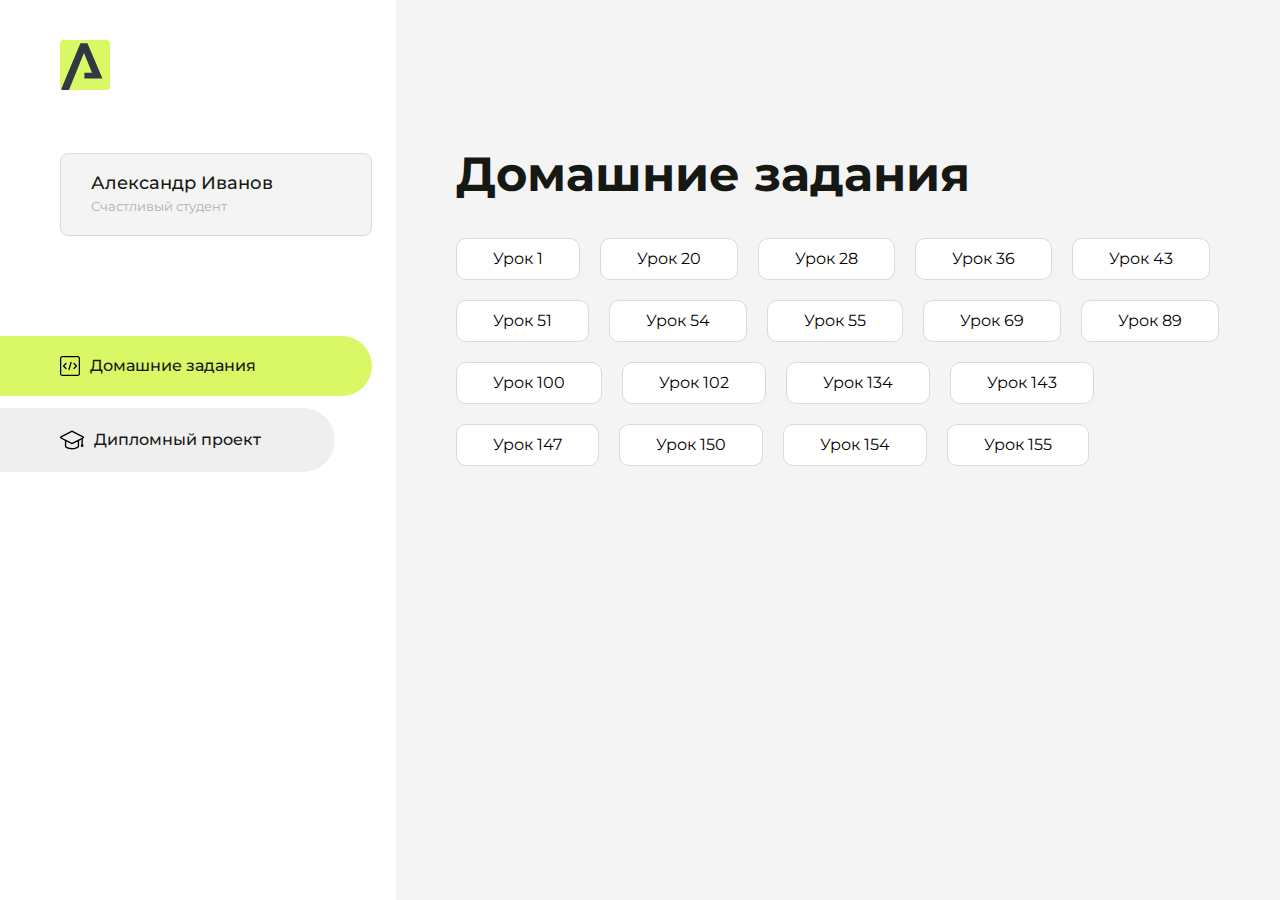
<file: index.html>
<!DOCTYPE html>
<html lang="en">
<head>
    <meta charset="UTF-8">
    <meta name="viewport" content="width=device-width, initial-scale=1.0">
    <title>Домашняя работа</title>
    <link rel="shortcut icon" href="src/logo.ico" type="image/x-icon">
    <link rel="preconnect" href="https://fonts.googleapis.com">
    <link rel="preconnect" href="https://fonts.gstatic.com" crossorigin>
    <link href="https://fonts.googleapis.com/css2?family=Montserrat:wght@400;500;700&family=Rubik:wght@500&display=swap"
          rel="stylesheet">
    <link rel="stylesheet" href="src/style.css">
</head>
<body id="body">
<div class="overlay" id="overlay"></div>
<div class="layout">
    <div class="burger" id="burger">
        <svg viewBox="0 0 24 24" fill="none" xmlns="http://www.w3.org/2000/svg">
            <g id="SVGRepo_bgCarrier" stroke-width="0"></g>
            <g id="SVGRepo_tracerCarrier" stroke-linecap="round" stroke-linejoin="round"></g>
            <g id="SVGRepo_iconCarrier">
                <path d="M4 18L20 18" stroke="#DAF765" stroke-width="2" stroke-linecap="round"></path>
                <path d="M4 12L20 12" stroke="#DAF765" stroke-width="2" stroke-linecap="round"></path>
                <path d="M4 6L20 6" stroke="#DAF765" stroke-width="2" stroke-linecap="round"></path>
            </g>
        </svg>
    </div>
    <aside class="sidebar" id="sidebar">
        <div class="sidebar__inner">
            <div class="logo">
                <svg width="50" height="50" viewBox="0 0 50 50" fill="none" xmlns="http://www.w3.org/2000/svg">
                    <g clip-path="url(#clip0_513_74730)">
                        <path d="M46.17 -0.257004H3.83C1.57281 -0.257004 -0.257 1.57281 -0.257 3.83V46.17C-0.257 48.4272 1.57281 50.257 3.83 50.257H46.17C48.4272 50.257 50.257 48.4272 50.257 46.17V3.83C50.257 1.57281 48.4272 -0.257004 46.17 -0.257004Z"
                              fill="#DAF765"/>
                        <path d="M24.375 38.4H42.461L27.441 3.1585H20.4355C20.4355 3.1585 6.7895 35.881 1.1945 49.294C2.015 50.0275 3.0945 50.257 3.6945 50.257H8.8445L23.954 13.07L32.0465 32.8285H24.375V38.4Z"
                              fill="#323843"/>
                    </g>
                    <defs>
                        <clipPath id="clip0_513_74730">
                            <rect width="50" height="50" fill="white"/>
                        </clipPath>
                    </defs>
                </svg>
            </div>
            <div class="sidebar__user">
                <div class="sidebar__name">Александр Иванов</div>
                <div class="sidebar__text">Счастливый студент</div>
            </div>
            <div class="sidebar__tabs">
                <div class="sidebar__item">
                    <button class="sidebar__button active" id="tasks">
                        <svg xmlns="http://www.w3.org/2000/svg" width="20" height="20" viewBox="0 0 20 20" fill="none">
                            <g clip-path="url(#clip0_704_74543)">
                                <path d="M17.7083 20H2.29167C1.0275 20 0 18.9725 0 17.7083V2.29167C0 1.0275 1.0275 0 2.29167 0H17.7083C18.9725 0 20 1.0275 20 2.29167V17.7083C20 18.9725 18.9725 20 17.7083 20ZM2.29167 1.25C1.7175 1.25 1.25 1.7175 1.25 2.29167V17.7083C1.25 18.2825 1.7175 18.75 2.29167 18.75H17.7083C18.2825 18.75 18.75 18.2825 18.75 17.7083V2.29167C18.75 1.7175 18.2825 1.25 17.7083 1.25H2.29167Z"
                                      fill="black"/>
                                <path d="M6.04167 13.125C5.88167 13.125 5.72167 13.0642 5.6 12.9417L3.1 10.4417C2.85583 10.1975 2.85583 9.80167 3.1 9.5575L5.6 7.0575C5.84417 6.81333 6.24 6.81333 6.48417 7.0575C6.72833 7.30167 6.72833 7.6975 6.48417 7.94167L4.42583 10L6.48417 12.0583C6.72833 12.3025 6.72833 12.6983 6.48417 12.9425C6.36167 13.0642 6.20167 13.125 6.04167 13.125Z"
                                      fill="black"/>
                                <path d="M8.95833 14.1667C8.9 14.1667 8.84 14.1583 8.78167 14.1417C8.45083 14.0442 8.26083 13.6967 8.35833 13.3658L10.4417 6.28251C10.5392 5.95084 10.8892 5.76417 11.2175 5.85917C11.5483 5.95667 11.7383 6.30417 11.6408 6.63501L9.5575 13.7183C9.47833 13.9908 9.22833 14.1667 8.95833 14.1667Z"
                                      fill="black"/>
                                <path d="M13.9583 13.125C13.7983 13.125 13.6383 13.0642 13.5167 12.9417C13.2725 12.6975 13.2725 12.3017 13.5167 12.0575L15.575 9.99916L13.5167 7.94083C13.2725 7.69666 13.2725 7.30083 13.5167 7.05666C13.7608 6.81249 14.1567 6.81249 14.4008 7.05666L16.9008 9.55666C17.145 9.80083 17.145 10.1967 16.9008 10.4408L14.4008 12.9408C14.2783 13.0642 14.1183 13.125 13.9583 13.125Z"
                                      fill="black"/>
                            </g>
                            <defs>
                                <clipPath id="clip0_704_74543">
                                    <rect width="20" height="20" fill="white"/>
                                </clipPath>
                            </defs>
                        </svg>
                        <span>Домашние задания</span></button>
                </div>
                <div class="sidebar__item">
                    <button class="sidebar__button" id="diplom">
                        <svg xmlns="http://www.w3.org/2000/svg" width="24" height="24" viewBox="0 0 24 24" fill="none">
                            <g clip-path="url(#clip0_704_74553)">
                                <path d="M23.2628 10.5971C23.7176 10.365 24 9.90375 24 9.39337C24 8.883 23.7176 8.42175 23.2628 8.18962L12.6135 2.75362C12.2291 2.55824 11.7705 2.55787 11.3854 2.75399L0.736875 8.19C0.282375 8.42175 0 8.883 0 9.39337C0 9.90375 0.282375 10.365 0.736875 10.5971L4.89038 12.7177V18.2074C4.89038 19.8154 8.412 21.393 12 21.393C15.5884 21.393 19.1096 19.815 19.1096 18.2074V12.7174L21.4609 11.517V15.8017L20.901 17.2305C20.7409 17.6389 20.7934 18.0994 21.0405 18.4616C21.2876 18.8246 21.6979 19.041 22.1366 19.041C22.5754 19.041 22.9852 18.8246 23.2324 18.462C23.4795 18.099 23.532 17.6385 23.3719 17.2301L22.8124 15.8021V10.827L23.2628 10.5971ZM17.7623 18.1721C17.6198 18.6375 15.3491 20.0419 12 20.0419C8.65088 20.0419 6.38025 18.6375 6.2415 18.2074V12.3037L6.23887 12.3019C6.23812 12.057 6.1065 11.8207 5.87325 11.7019L1.3515 9.39337L12 3.95737L22.6489 9.39337L12 14.8294L5.87325 11.7019C5.54063 11.5331 4.6695 11.6674 4.5 12C4.33012 12.3322 4.55813 12.5479 4.89038 12.7177L11.3857 16.0331C11.5781 16.1314 11.7889 16.1805 12 16.1805C12.2107 16.1805 12.4222 16.1314 12.6146 16.0331L17.7593 13.407L17.7623 18.1721Z"
                                      fill="black"/>
                            </g>
                            <defs>
                                <clipPath id="clip0_704_74553">
                                    <rect width="24" height="24" fill="white"/>
                                </clipPath>
                            </defs>
                        </svg>
                        <span>Дипломный проект</span></button>
                </div>
            </div>
        </div>

    </aside>
    <div class="content">
        <div class="container">
            <div class="content__block" id="tasksBlock">
                <div class="content__title">Домашние задания</div>
                <ul class="content__list">
                    <li class="content__list-item">
                        <a href="lesson1/index.html">Урок 1</a>
                    </li>
                    <li class="content__list-item">
                        <a href="html-lesson20/index.html">Урок 20</a>
                    </li>
                    <li class="content__list-item">
                        <a href="html-lesson28_fonts/index.html">Урок 28</a>
                    </li>
                    <li class="content__list-item">
                        <a href="html-lesson36/index.html">Урок 36</a>
                    </li>
                    <li class="content__list-item">
                        <a href="html-lesson43_layout/index.html">Урок 43</a>
                    </li>
                    <li class="content__list-item">
                        <a href="html-lesson51-bem/index.html">Урок 51</a>
                    </li>
                    <li class="content__list-item">
                        <a href="html-lesson54-position-home_work/index.html">Урок 54</a>
                    </li>
                    <li class="content__list-item">
                        <a href="html-lesson55-transform-home_work/index.html">Урок 55</a>
                    </li>  
                    <li class="content__list-item">
                        <a href="html-lesson69-73-layout/index.html">Урок 69</a>
                    </li>
                    <li class="content__list-item">
                        <a href="js-lesson89_add-class/index.html">Урок 89</a>
                    </li> 
                    <li class="content__list-item">
                        <a href="wake-bake">Урок 100</a>
                    </li> 
                        <li class="content__list-item">
                        <a href="wake-bake">Урок 102</a>
                    </li>
                    <li class="content__list-item">
                        <a href="wake-bake">Урок 134</a>
                    </li> 
                    <li class="content__list-item">
                        <a href="wake-bake">Урок 143</a>
                    </li> 
                    <li class="content__list-item">
                        <a href="wake-bake">Урок 147</a>
                    </li>
                    <li class="content__list-item">
                        <a href="wake-bake">Урок 150</a>
                    </li>
                    <li class="content__list-item">
                        <a href="wake-bake">Урок 154</a>
                    </li>
                    <li class="content__list-item">
                        <a href="wake-bake">Урок 155</a>
                    </li>
                </ul>
            </div>
            <div class="content__block hidden" id="diplomBlock">
                <div class="content__title">Дипломный проект</div>
                <div class="content__list-diplom">
                    <a href="ПАПКА-С-НОМЕРОМ-УРОКА">Ссылка на ДЗ</a>
                </div>
                <div class="content__decor">
                    <div class="content__decor-text">Давай проверим, чему ты научился!</div>
                    <div class="content__decor-img">
                        <img src="src/decor.png" alt="decor">
                    </div>
                </div>
            </div>
        </div>
    </div>
</div>
<script src="src/index.js"></script>
</body>
</html>
</file>
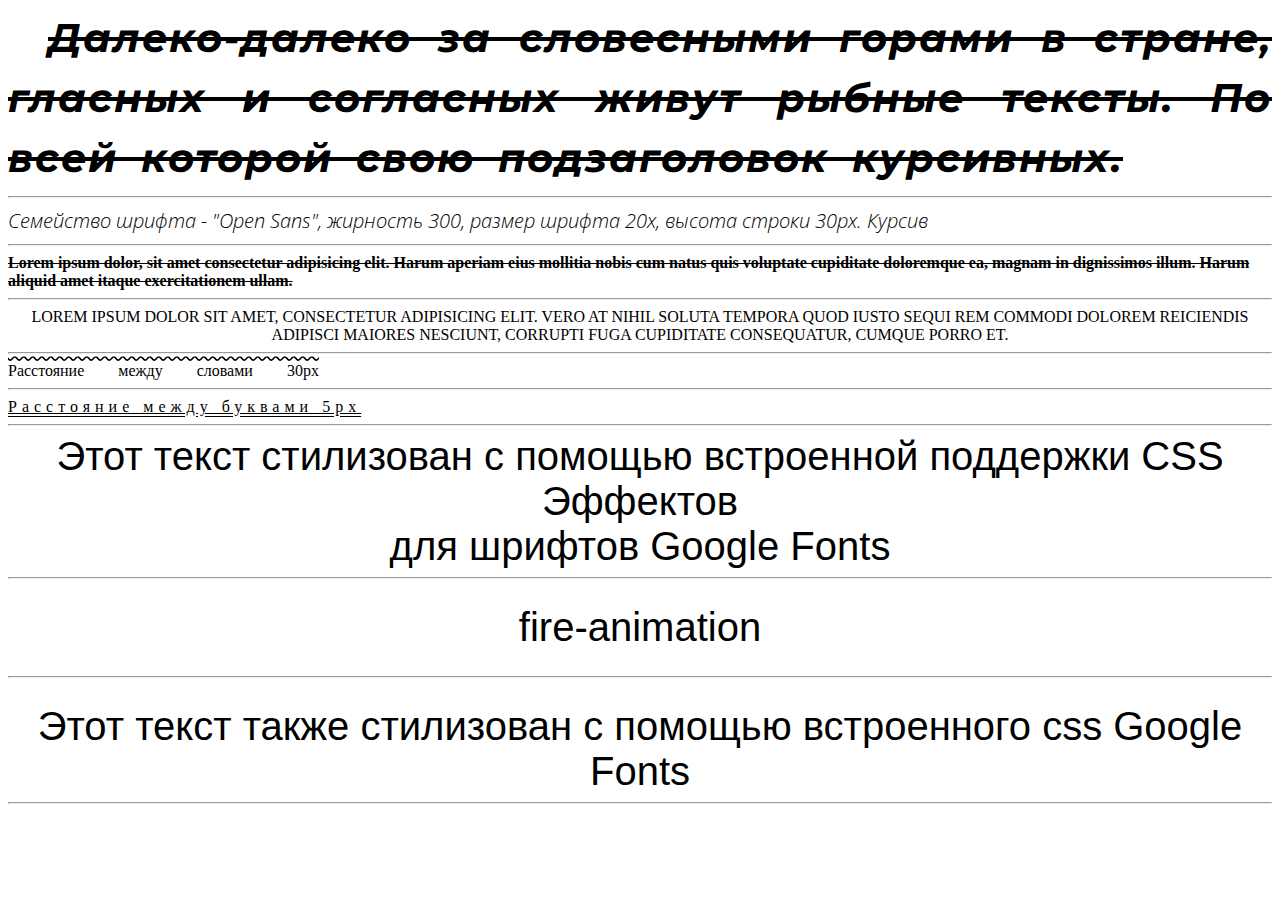
<file: html-lesson28_fonts/index.html>
<!DOCTYPE html>
<html lang="en">

<head>
    <meta charset="UTF-8">
    <meta name="viewport" content="width=device-width, initial-scale=1.0">
    <link rel="shortcut icon" href="../html-lesson20/html-logo.svg" type="image/x-icon">
    <title>HTML lesson 28 Fonts properties</title>
    <link rel="preconnect" href="https://fonts.googleapis.com">
    <link rel="preconnect" href="https://fonts.gstatic.com" crossorigin>
    <link
        href="https://fonts.googleapis.com/css2?family=Caveat:wght@400..700&family=Montserrat:ital,wght@0,100..900;1,100..900&display=swap"
        rel="stylesheet">
    <link href="https://fonts.googleapis.com/css2?family=Open+Sans:ital,wdth,wght@1,75..100,300&display=swap"
        rel="stylesheet">

        <link href="https://fonts.googleapis.com/css?family=Rancho&effect=shadow-multiple|fire-animation|putting-green|neon"
        rel="stylesheet">
    <link rel="stylesheet" href="./css/style.css">
</head>

<body>
    <div class="font-style">
        Далеко-далеко за словесными горами в стране, гласных и согласных живут рыбные тексты. По всей которой свою
        подзаголовок курсивных.
    </div>
    <hr>
    <div class="open-sans">Семейство шрифта - "Open Sans", жирность 300, размер шрифта 20x, высота строки 30px. Курсив
    </div>
    <hr>
    <div class="strikethrough">Lorem ipsum dolor, sit amet consectetur adipisicing elit. Harum aperiam eius mollitia
        nobis cum natus quis voluptate cupiditate doloremque ea, magnam in dignissimos illum. Harum aliquid amet itaque
        exercitationem ullam.</div>
    <hr>
    <div class="capital">Lorem ipsum dolor sit amet, consectetur adipisicing elit. Vero at nihil soluta tempora quod
        iusto sequi rem commodi dolorem reiciendis adipisci maiores nesciunt, corrupti fuga cupiditate consequatur,
        cumque porro et.</div>
    <hr>
    <div class="wavy">Расстояние между словами 30px</div>
    <hr>
    <div class="underline">Расстояние между буквами 5px</div>
    <hr>
    <div class="font-effect-shadow-multiple">Этот текст стилизован с помощью встроенной поддержки CSS Эффектов <br> для шрифтов Google Fonts</div>
    <hr><br>
    <div class="font-effect-fire-animation">fire-animation</div><br>
    <hr><br>
    <div class="font-effect-neon">Этот текст также стилизован с помощью встроенного css Google Fonts</div>
    <hr><br>

</body>

</html>
</file>
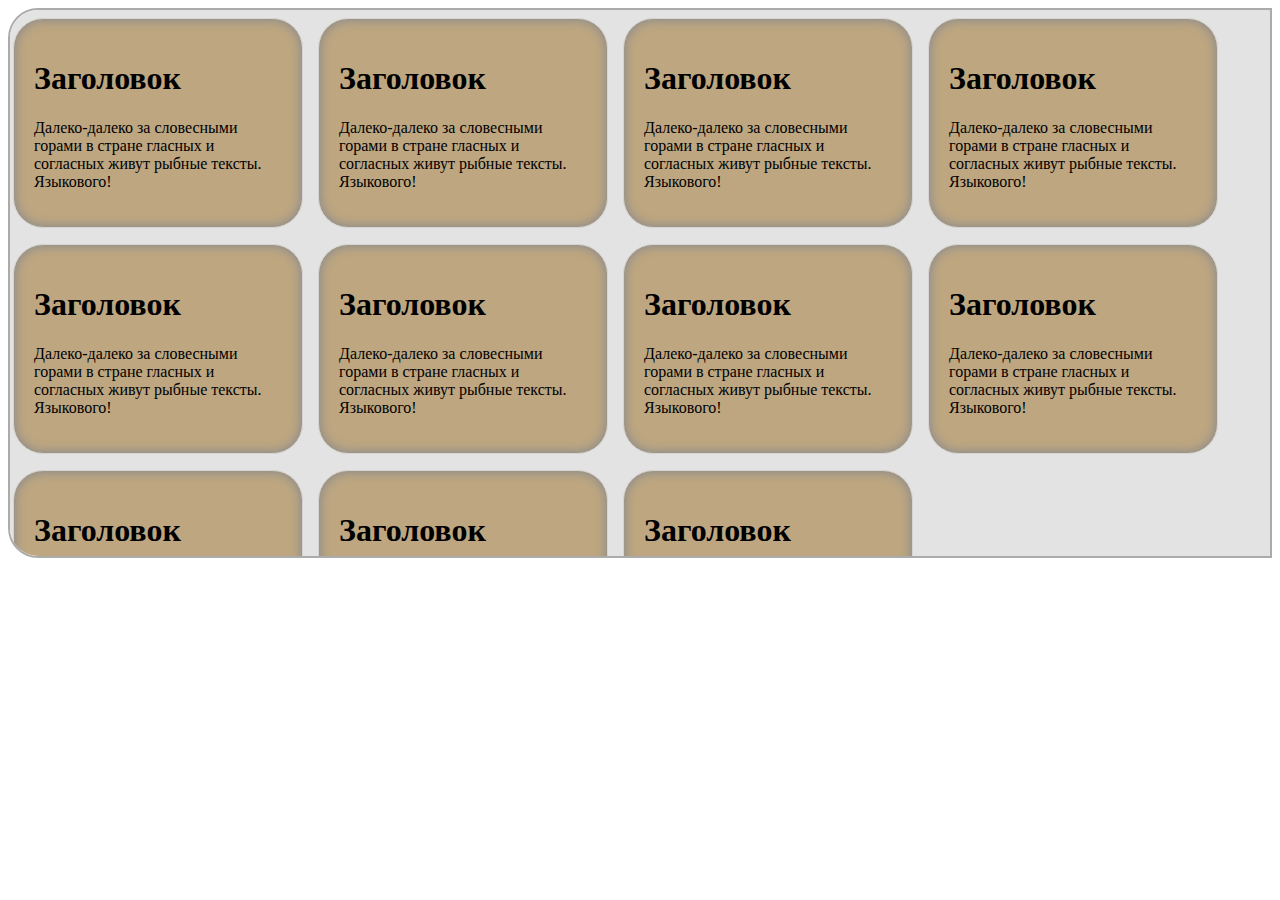
<file: html-lesson36/index.html>
<!DOCTYPE html>
<html lang="ru">

<head>
    <meta charset="UTF-8">
    <meta name="viewport" content="width=device-width, initial-scale=1.0">
    <link rel="stylesheet" href="./css/style.css">
    <link rel="shortcut icon" href="../html-lesson20/html-logo.svg" type="image/x-icon">
    <title>HTML lesson 36</title>
</head>

<body>
    <div class="conteiner">
        <div class="block">
            <h1>Заголовок</h1>
            <p>Далеко-далеко за словесными горами в стране гласных и согласных живут рыбные тексты. Языкового!</p>
        </div>
        <div class="block">
            <h1>Заголовок</h1>
            <p>Далеко-далеко за словесными горами в стране гласных и согласных живут рыбные тексты. Языкового!</p>
        </div>
        <div class="block">
            <h1>Заголовок</h1>
            <p>Далеко-далеко за словесными горами в стране гласных и согласных живут рыбные тексты. Языкового!</p>
        </div>
        <div class="block">
            <h1>Заголовок</h1>
            <p>Далеко-далеко за словесными горами в стране гласных и согласных живут рыбные тексты. Языкового!</p>
        </div>
        <div class="block">
            <h1>Заголовок</h1>
            <p>Далеко-далеко за словесными горами в стране гласных и согласных живут рыбные тексты. Языкового!</p>
        </div>
        <div class="block">
            <h1>Заголовок</h1>
            <p>Далеко-далеко за словесными горами в стране гласных и согласных живут рыбные тексты. Языкового!</p>
        </div>
        <div class="block">
            <h1>Заголовок</h1>
            <p>Далеко-далеко за словесными горами в стране гласных и согласных живут рыбные тексты. Языкового!</p>
        </div>
        <div class="block">
            <h1>Заголовок</h1>
            <p>Далеко-далеко за словесными горами в стране гласных и согласных живут рыбные тексты. Языкового!</p>
        </div>
        <div class="block">
            <h1>Заголовок</h1>
            <p>Далеко-далеко за словесными горами в стране гласных и согласных живут рыбные тексты. Языкового!</p>
        </div>
        <div class="block">
            <h1>Заголовок</h1>
            <p>Далеко-далеко за словесными горами в стране гласных и согласных живут рыбные тексты. Языкового!</p>
        </div>
        <div class="block">
            <h1>Заголовок</h1>
            <p>Далеко-далеко за словесными горами в стране гласных и согласных живут рыбные тексты. Языкового!</p>
        </div>
    </div>
</body>

</html>
</file>
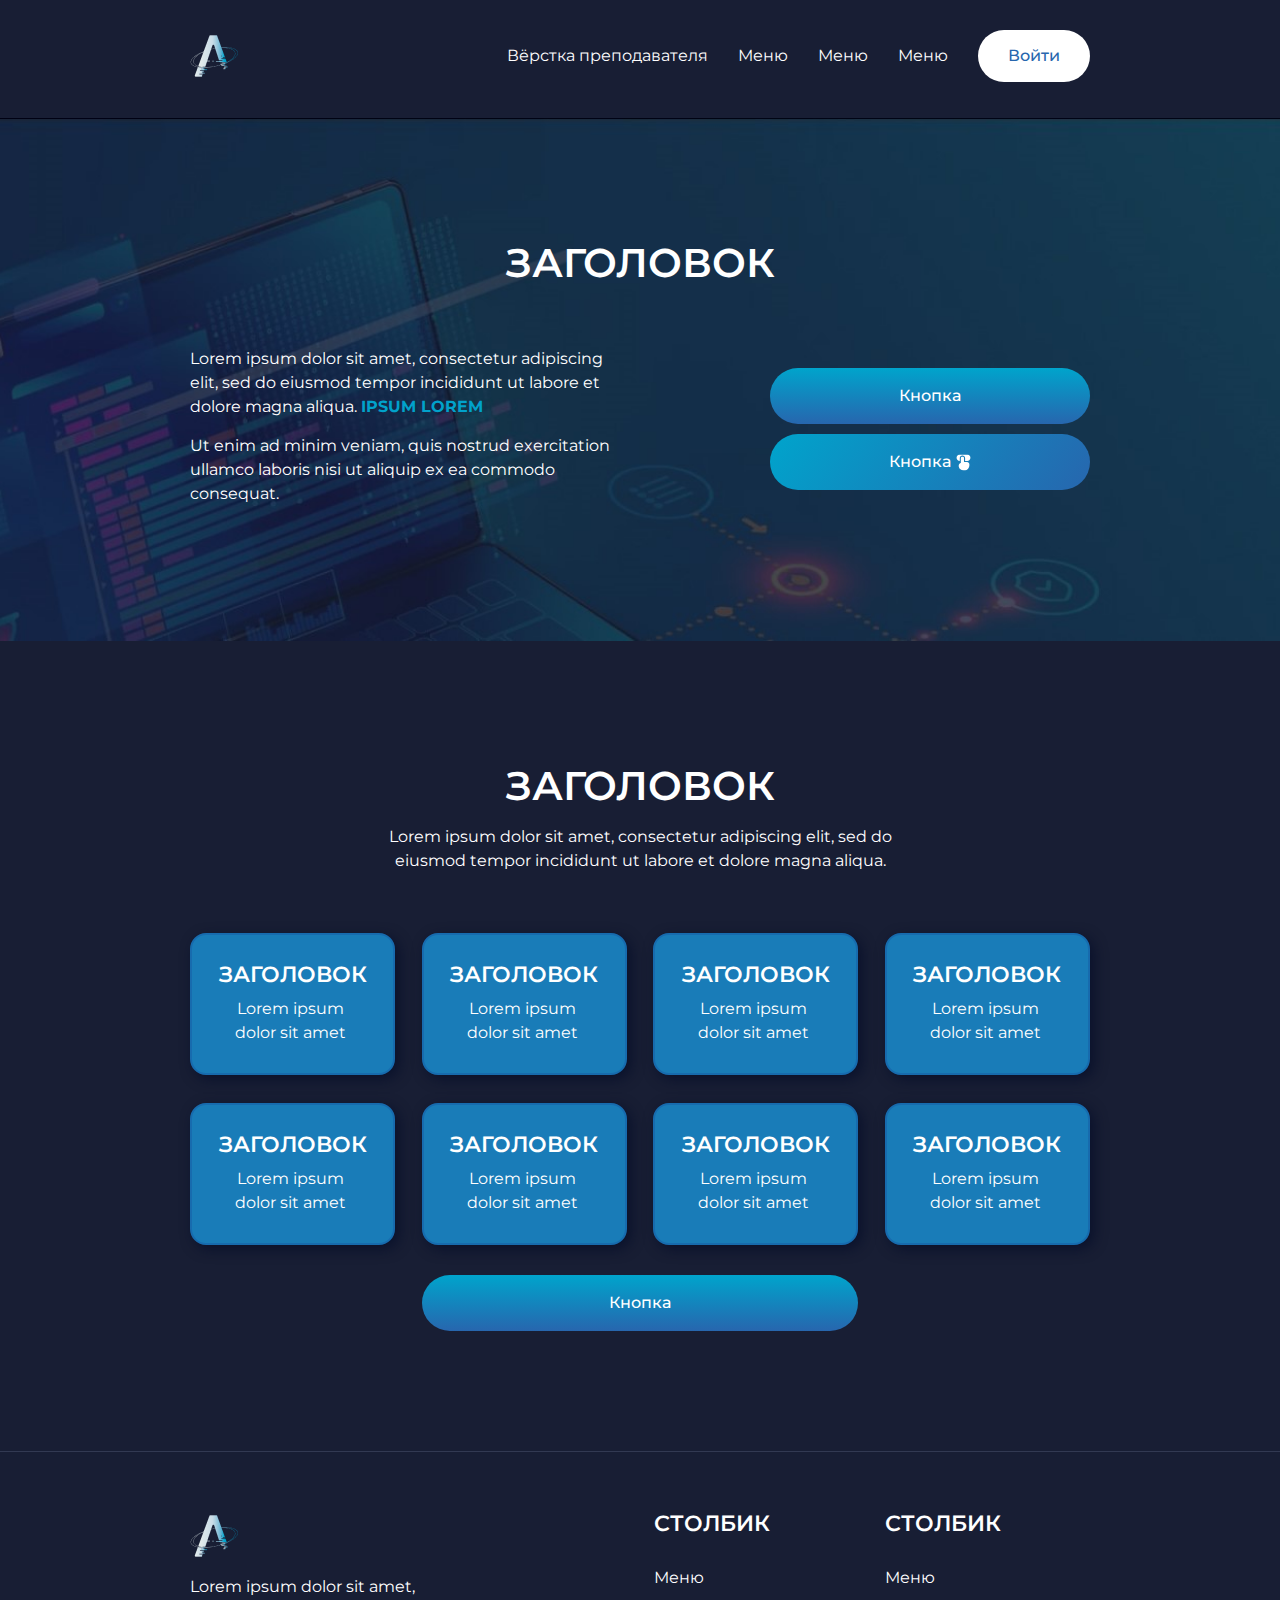
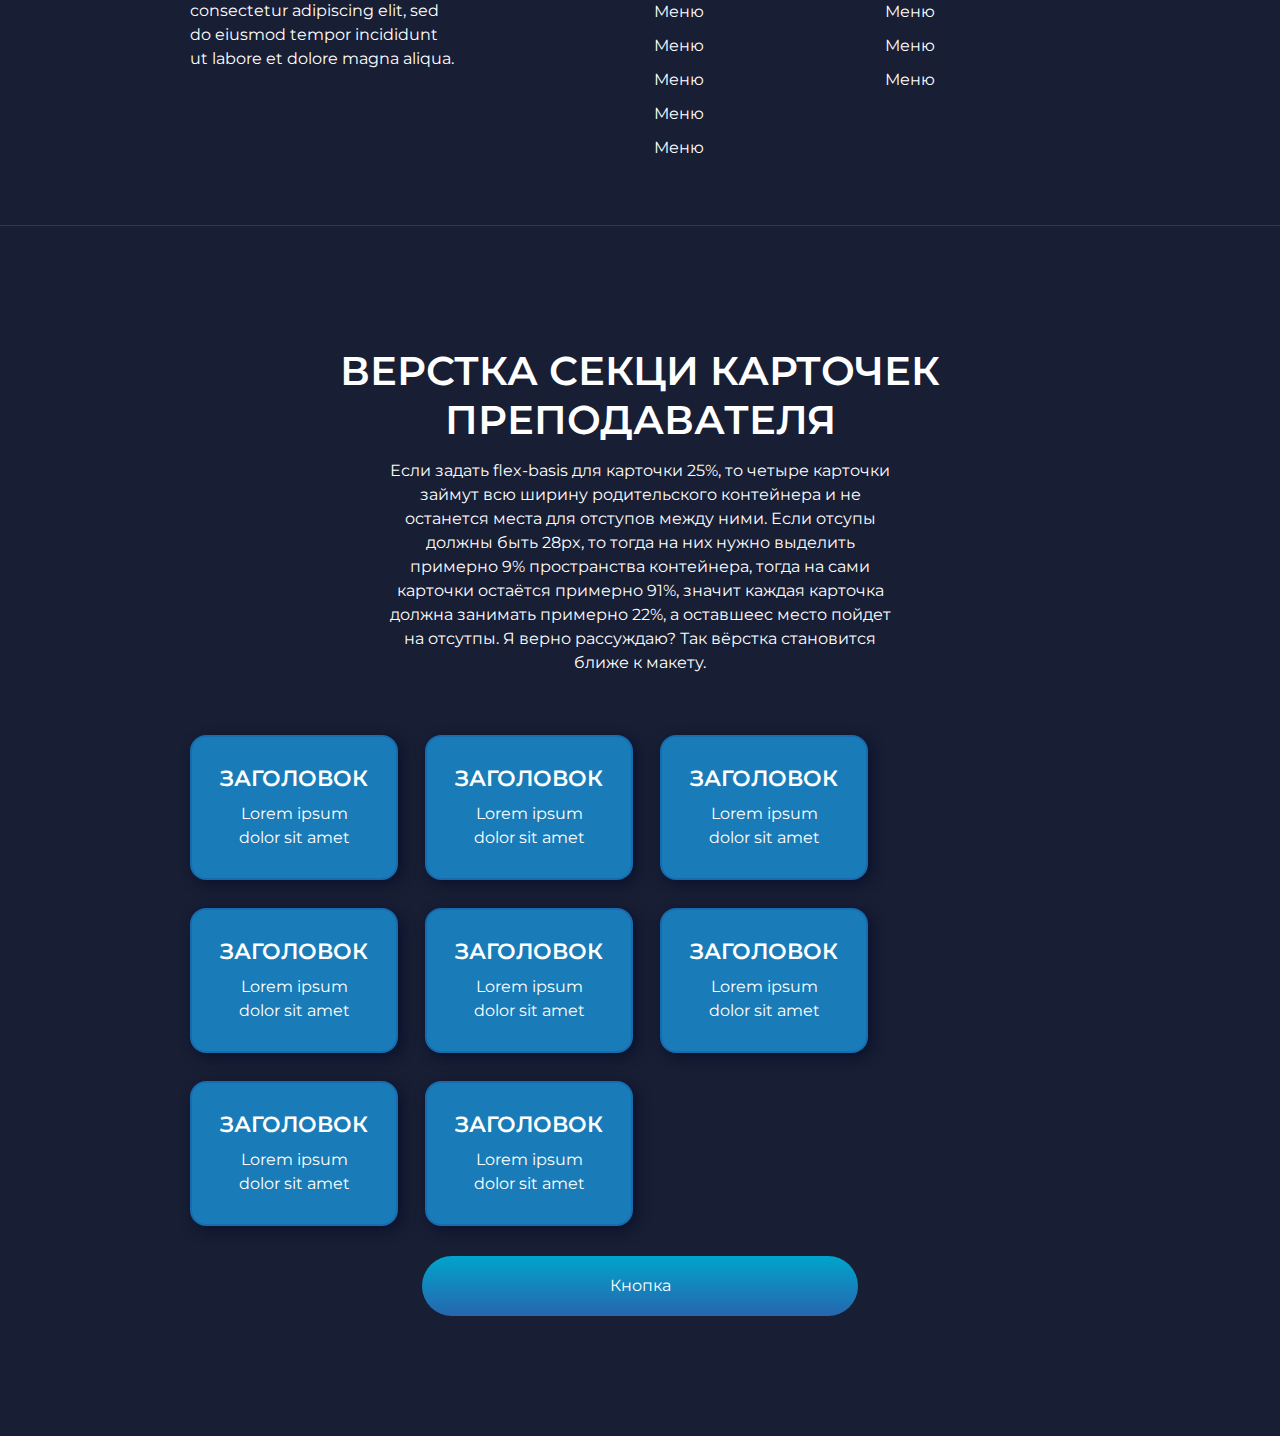
<file: html-lesson43_layout/index.html>
<!DOCTYPE html>
<html lang="en">

<head>
    <meta charset="UTF-8">
    <meta name="viewport" content="width=device-width, initial-scale=1.0">
    <link rel="shortcut icon" href="./img/logo.png" type="image/x-icon">
    <title>Макет 3 HTML lesson 43 Layout</title>
    <link rel="preconnect" href="https://fonts.googleapis.com">
    <link rel="preconnect" href="https://fonts.gstatic.com" crossorigin>
    <link href="https://fonts.googleapis.com/css2?family=Montserrat:ital,wght@0,100..900;1,100..900&display=swap"
        rel="stylesheet">
    <link rel="stylesheet" href="css/reset.css">
    <link rel="stylesheet" href="css/style.css">
</head>

<body>
    <header class="header">
        <div class="conteiner">
            <div class="header-inner">
                <a href="#"><img src="./img/logo.png" alt="логотип компании"></a>
                <nav class="header-nav">
                    <ul class="header-list">
                        <li class="header-item hover"><a href="#cards-section">Вёрстка преподавателя</a></li>
                        <li class="header-item"><a href="#">Меню</a></li>
                        <li class="header-item"><a href="#">Меню</a></li>
                        <li class="header-item"><a href="#">Меню</a></li>
                    </ul>
                </nav>
                <a href="#" class="header-buttton">Войти</a>
            </div>
        </div>
    </header>

    <main>
        <section class="hero">
            <div class="conteiner">
                <h1>Заголовок</h1>
                <div class="hero-inner">
                    <div class="hero-text">
                        <p class="p">Lorem ipsum dolor sit amet, consectetur adipiscing elit, sed do eiusmod tempor
                            incididunt ut labore et dolore magna aliqua.
                            <span class="hero-span">Ipsum lorem</span>
                        </p>
                        <p class="p">Ut enim ad minim veniam, quis nostrud exercitation ullamco laboris nisi ut
                            aliquip ex ea commodo consequat.</p>
                    </div>
                    <div class="hero-btn-conteiner">
                        <a href="#" class="hero-btn">Кнопка</a>
                        <a href="#" class="hero-btn">Кнопка
                            <svg width="17" height="17" viewBox="0 0 17 17" fill="none"
                                xmlns="http://www.w3.org/2000/svg">
                                <g clip-path="url(#clip0_6_128)">
                                    <path
                                        d="M4.76665 6.9C3.91796 6.9 3.10403 6.56286 2.50391 5.96274C1.90379 5.36263 1.56665 4.54869 1.56665 3.7C1.56665 2.85131 1.90379 2.03737 2.50391 1.43726C3.10403 0.837142 3.91796 0.5 4.76665 0.5L12.2333 0.5C13.082 0.5 13.8959 0.837142 14.4961 1.43726C15.0962 2.03737 15.4333 2.85131 15.4333 3.7C15.4333 4.54869 15.0962 5.36263 14.4961 5.96274C13.8959 6.56286 13.082 6.9 12.2333 6.9H10.1V4.23333C10.1 3.52609 9.81903 2.84781 9.31894 2.34772C8.81884 1.84762 8.14056 1.56667 7.43332 1.56667C6.72607 1.56667 6.0478 1.84762 5.5477 2.34772C5.0476 2.84781 4.76665 3.52609 4.76665 4.23333V6.9Z"
                                        fill="white" />
                                    <path
                                        d="M7.43328 2.63333C7.00894 2.63333 6.60197 2.8019 6.30191 3.10196C6.00186 3.40202 5.83328 3.80899 5.83328 4.23333V9.08667C5.23096 9.20962 4.68961 9.5369 4.30085 10.0131C3.9121 10.4893 3.69983 11.0853 3.69995 11.7C3.69995 12.973 4.20566 14.1939 5.10584 15.0941C6.00601 15.9943 7.22691 16.5 8.49995 16.5H9.03328C10.4478 16.5 11.8043 15.9381 12.8045 14.9379C13.8047 13.9377 14.3666 12.5812 14.3666 11.1667V10.2568C14.3666 9.64942 14.1253 9.06692 13.6959 8.63743C13.2664 8.20795 12.6839 7.96667 12.0765 7.96667H9.03328V4.23333C9.03328 3.80899 8.86471 3.40202 8.56466 3.10196C8.2646 2.8019 7.85763 2.63333 7.43328 2.63333Z"
                                        fill="white" />
                                </g>
                                <defs>
                                    <clipPath id="clip0_6_128">
                                        <rect width="16" height="16" fill="white" transform="translate(0.5 0.5)" />
                                    </clipPath>
                                </defs>
                            </svg>
                        </a>
                    </div>
                </div>
            </div>
        </section>

        <section>
            <div class="conteiner">
                <div class="main-inner">
                    <div class="main-team">
                        <h2>Заголовок</h2>
                        <p class="p">Lorem ipsum dolor sit amet, consectetur adipiscing elit, sed do eiusmod tempor
                            incididunt ut
                            labore et dolore magna aliqua. </p>
                    </div>
                    <div class="main-baners">
                        <div class="main-block">
                            <h3>Заголовок</h3>
                            <div class="inner-main-block">
                                <p class="p">Lorem ipsum dolor sit amet</p>
                            </div>
                        </div>
                        <div class="main-block">
                            <h3>Заголовок</h3>
                            <div class="inner-main-block">
                                <p class="p">Lorem ipsum dolor sit amet</p>
                            </div>
                        </div>
                        <div class="main-block">
                            <h3>Заголовок</h3>
                            <div class="inner-main-block">
                                <p class="p">Lorem ipsum dolor sit amet</p>
                            </div>
                        </div>
                        <div class="main-block">
                            <h3>Заголовок</h3>
                            <div class="inner-main-block">
                                <p class="p">Lorem ipsum dolor sit amet</p>
                            </div>
                        </div>
                        <div class="main-block">
                            <h3>Заголовок</h3>
                            <div class="inner-main-block">
                                <p class="p">Lorem ipsum dolor sit amet</p>
                            </div>
                        </div>
                        <div class="main-block">
                            <h3>Заголовок</h3>
                            <div class="inner-main-block">
                                <p class="p">Lorem ipsum dolor sit amet</p>
                            </div>
                        </div>
                        <div class="main-block">
                            <h3>Заголовок</h3>
                            <div class="inner-main-block">
                                <p class="p">Lorem ipsum dolor sit amet</p>
                            </div>
                        </div>
                        <div class="main-block">
                            <h3>Заголовок</h3>
                            <div class="inner-main-block">
                                <p class="p">Lorem ipsum dolor sit amet</p>
                            </div>
                        </div>
                    </div>
                    <div class="main-btn-conteiner">
                        <a href="#" class="main-btn">Кнопка</a>
                    </div>
                </div>
            </div>
        </section>
    </main>

    <footer>
        <div class="conteiner">
            <div class="footer-inner">
                <div class="footer-text">
                    <a href=""><img src="./img/logo.png" alt="логотип компании"></a>
                    <p>Lorem ipsum dolor sit amet, consectetur adipiscing elit, sed do eiusmod tempor incididunt ut
                        labore et dolore magna aliqua.</p>
                </div>
                <div class="footer-menu">
                    <div class="footer-list-menu">
                        <h4>Столбик</h4>
                        <ul class="footer-list">
                            <li class="footer-item"><a href="#">Меню</a></li>
                            <li class="footer-item"><a href="#">Меню</a></li>
                            <li class="footer-item"><a href="#">Меню</a></li>
                            <li class="footer-item"><a href="#">Меню</a></li>
                            <li class="footer-item"><a href="#">Меню</a></li>
                            <li class="footer-item"><a href="#">Меню</a></li>
                        </ul>
                    </div>
                    <div class="footer-list-menu">
                        <h4>Столбик</h4>
                        <ul class="footer-list">
                            <li class="footer-item"><a href="#">Меню</a></li>
                            <li class="footer-item"><a href="#">Меню</a></li>
                            <li class="footer-item"><a href="#">Меню</a></li>
                            <li class="footer-item"><a href="#">Меню</a></li>
                        </ul>
                    </div>
                </div>
            </div>
        </div>
        <br>
    </footer>

<!-- =============== Решение преподавателя секция с карточками ================= -->

    <section id="cards-section" class="cards">
        <div class="conteiner">
            <h2 class="cards-title">
                Верстка секци карточек преподавателя
            </h2>
            <p class="cards-text">
                Если задать flex-basis для карточки 25%, то четыре карточки займут всю ширину родительского контейнера и не останется места для отступов между ними. Если отсупы 
                должны быть 28px, то тогда на них нужно выделить примерно 9% пространства контейнера, тогда на сами карточки остаётся примерно 91%, значит каждая карточка должна 
                занимать примерно 22%, а оставшеес место пойдет на отсутпы. Я верно рассуждаю? Так вёрстка становится ближе к макету.
            </p>
            <ul class="cards-flex">
                <li class="cards-flex-item">
                    <div class="cards-flex-inner">
                        <h3 class="cards-flex-title">
                            Заголовок
                        </h3>
                        <p class="cards-flex-text">
                            Lorem ipsum dolor sit amet
                        </p>
                    </div>
                </li>
                <li class="cards-flex-item">
                    <div class="cards-flex-inner">
                        <h3 class="cards-flex-title">
                            Заголовок
                        </h3>
                        <p class="cards-flex-text">
                            Lorem ipsum dolor sit amet
                        </p>
                    </div>
                </li>
                <li class="cards-flex-item">
                    <div class="cards-flex-inner">
                        <h3 class="cards-flex-title">
                            Заголовок
                        </h3>
                        <p class="cards-flex-text">
                            Lorem ipsum dolor sit amet
                        </p>
                    </div>
                </li>
                <li class="cards-flex-item">
                    <div class="cards-flex-inner">
                        <h3 class="cards-flex-title">
                            Заголовок
                        </h3>
                        <p class="cards-flex-text">
                            Lorem ipsum dolor sit amet
                        </p>
                    </div>
                </li>
                <li class="cards-flex-item">
                    <div class="cards-flex-inner">
                        <h3 class="cards-flex-title">
                            Заголовок
                        </h3>
                        <p class="cards-flex-text">
                            Lorem ipsum dolor sit amet
                        </p>
                    </div>
                </li>
                <li class="cards-flex-item">
                    <div class="cards-flex-inner">
                        <h3 class="cards-flex-title">
                            Заголовок
                        </h3>
                        <p class="cards-flex-text">
                            Lorem ipsum dolor sit amet
                        </p>
                    </div>
                </li>
                <li class="cards-flex-item">
                    <div class="cards-flex-inner">
                        <h3 class="cards-flex-title">
                            Заголовок
                        </h3>
                        <p class="cards-flex-text">
                            Lorem ipsum dolor sit amet
                        </p>
                    </div>
                </li>
                <li class="cards-flex-item">
                    <div class="cards-flex-inner">
                        <h3 class="cards-flex-title">
                            Заголовок
                        </h3>
                        <p class="cards-flex-text">
                            Lorem ipsum dolor sit amet
                        </p>
                    </div>
                </li>
            </ul>
            <a class="cards-button" href="#">Кнопка</a>
        </div>
    </section>
</body>

</html>
</file>
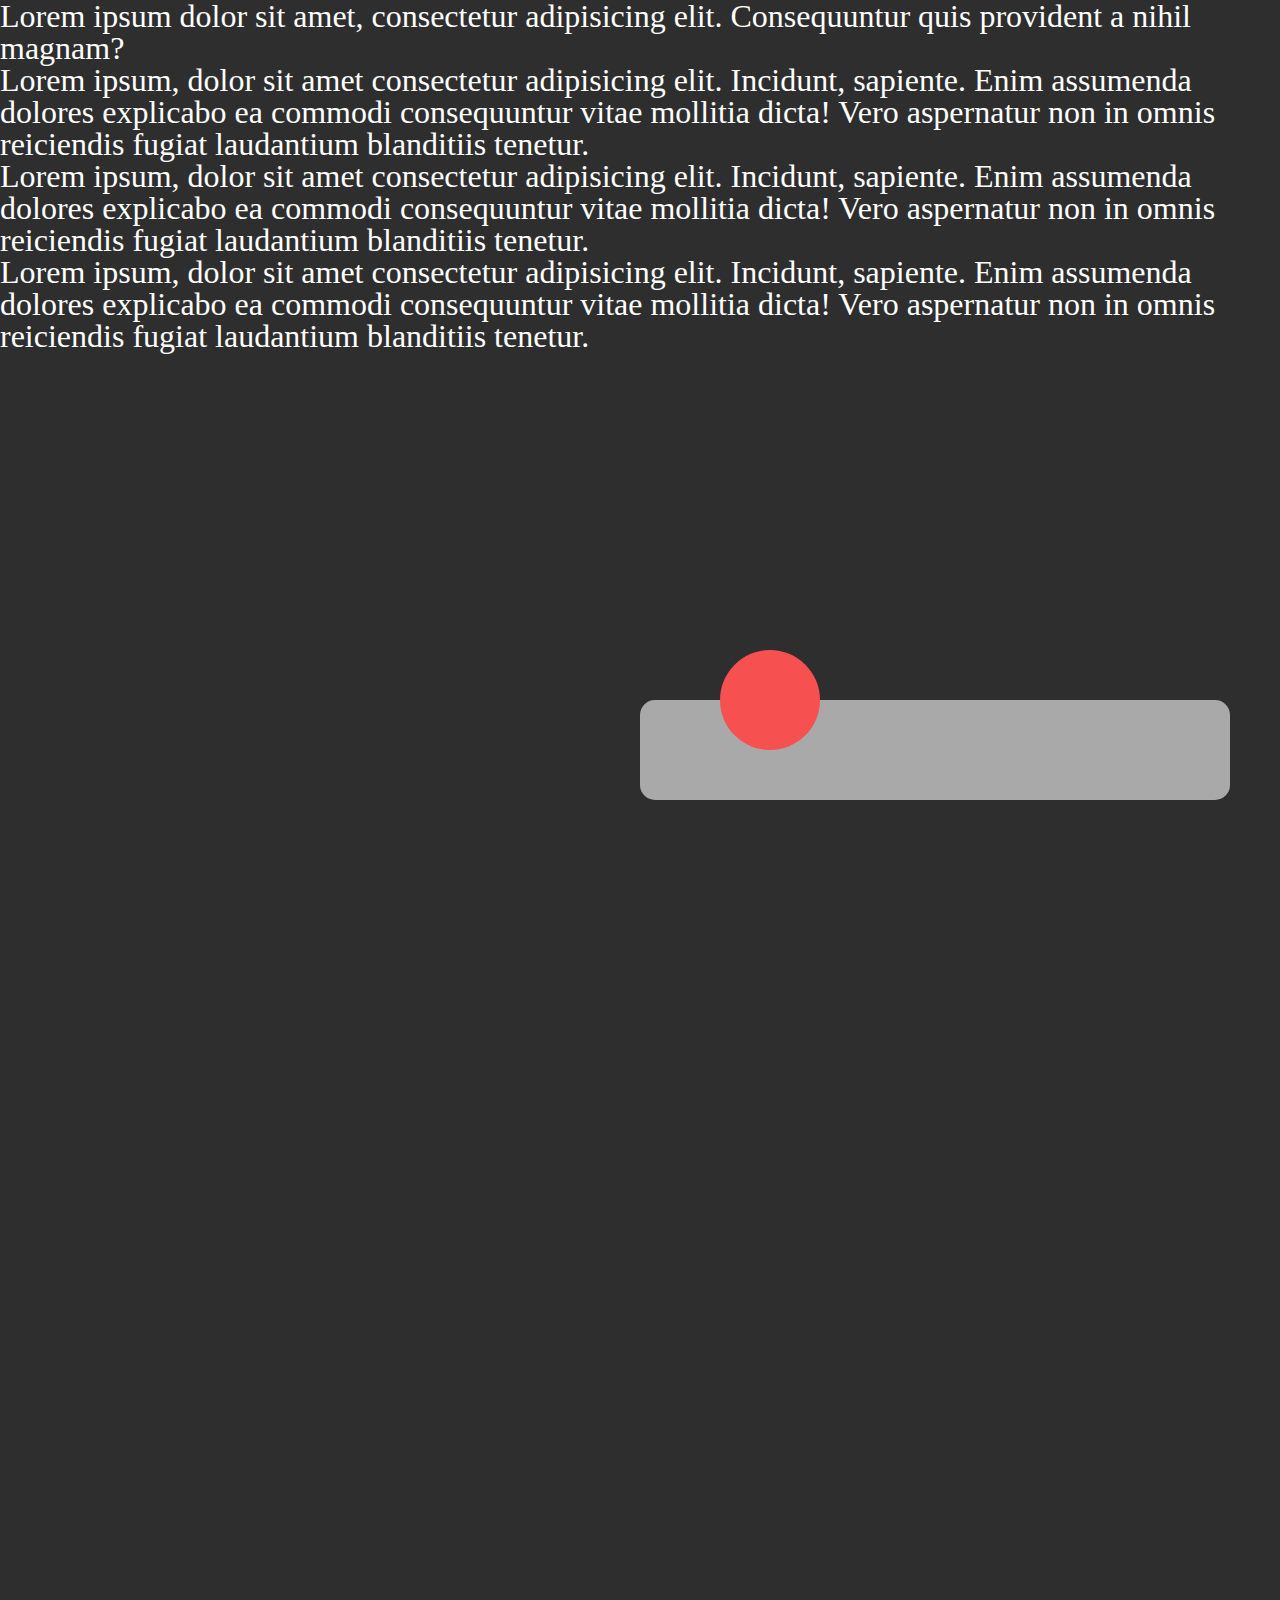
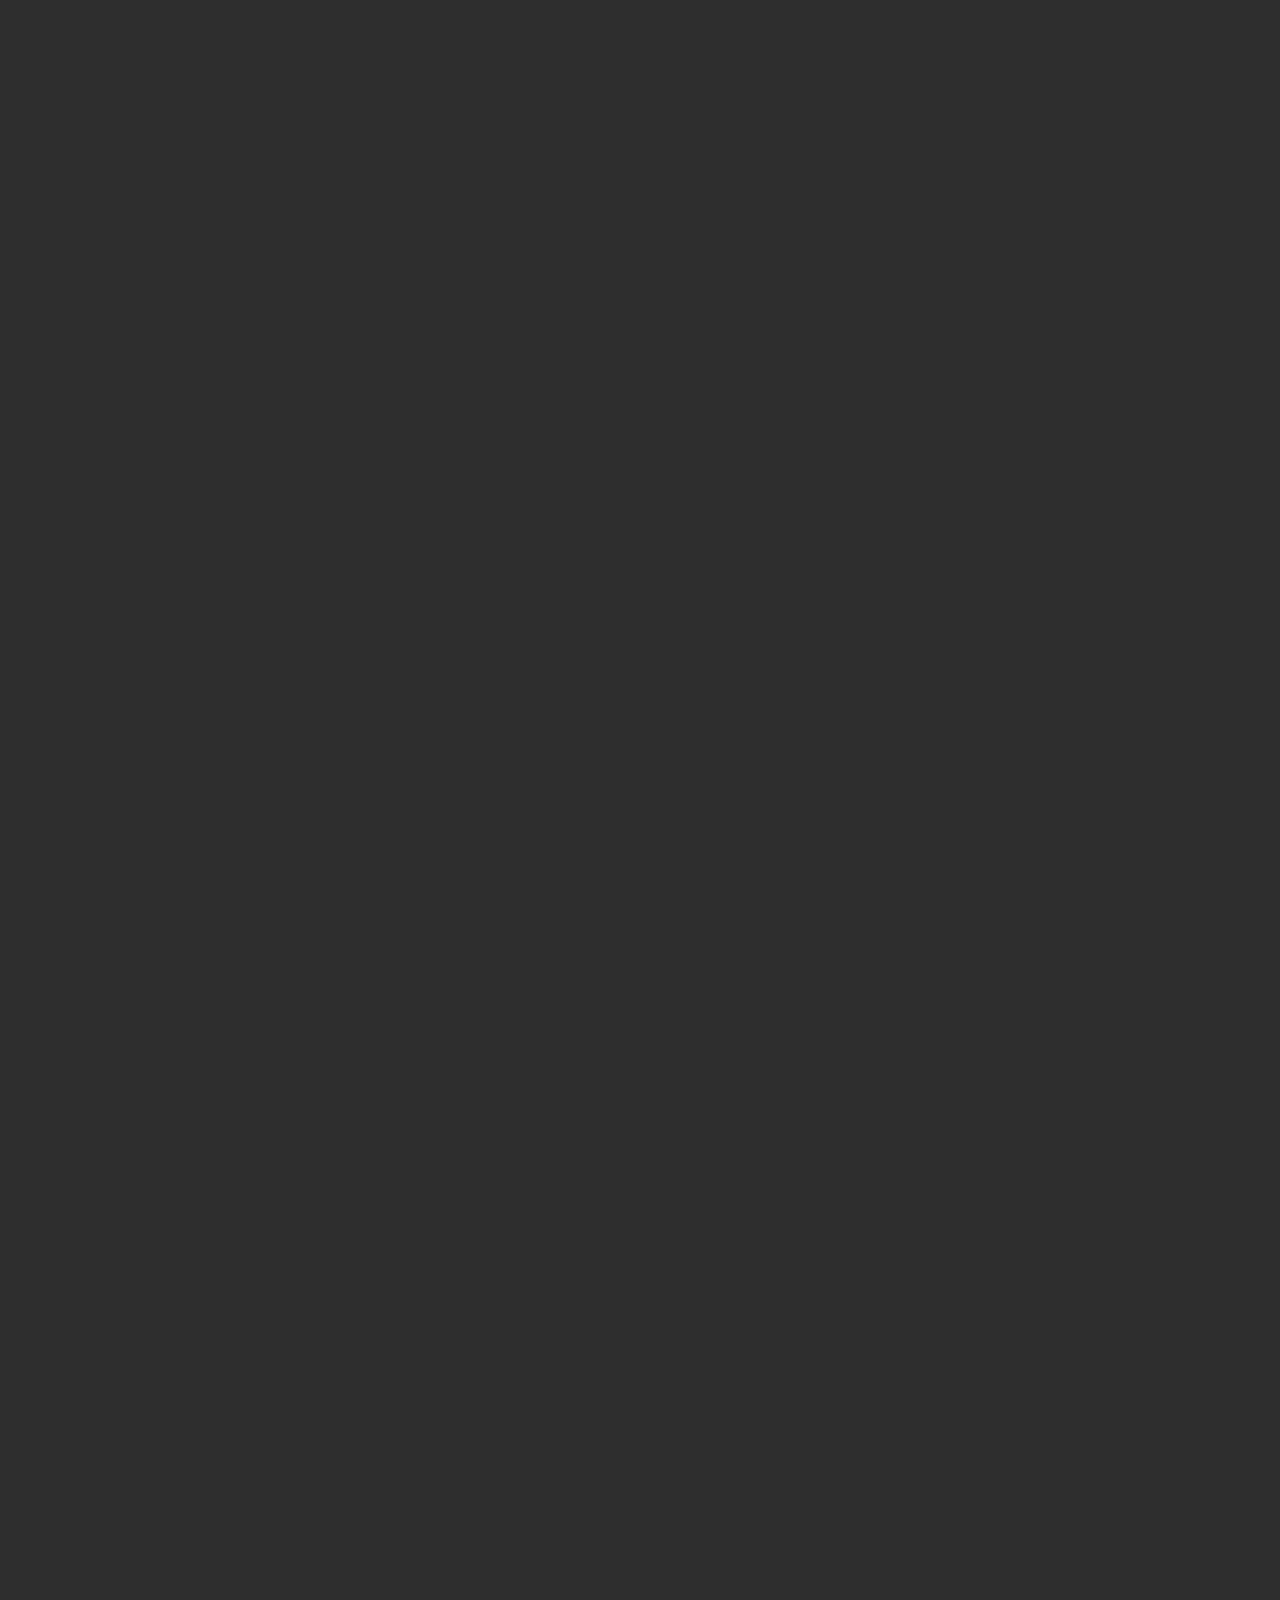
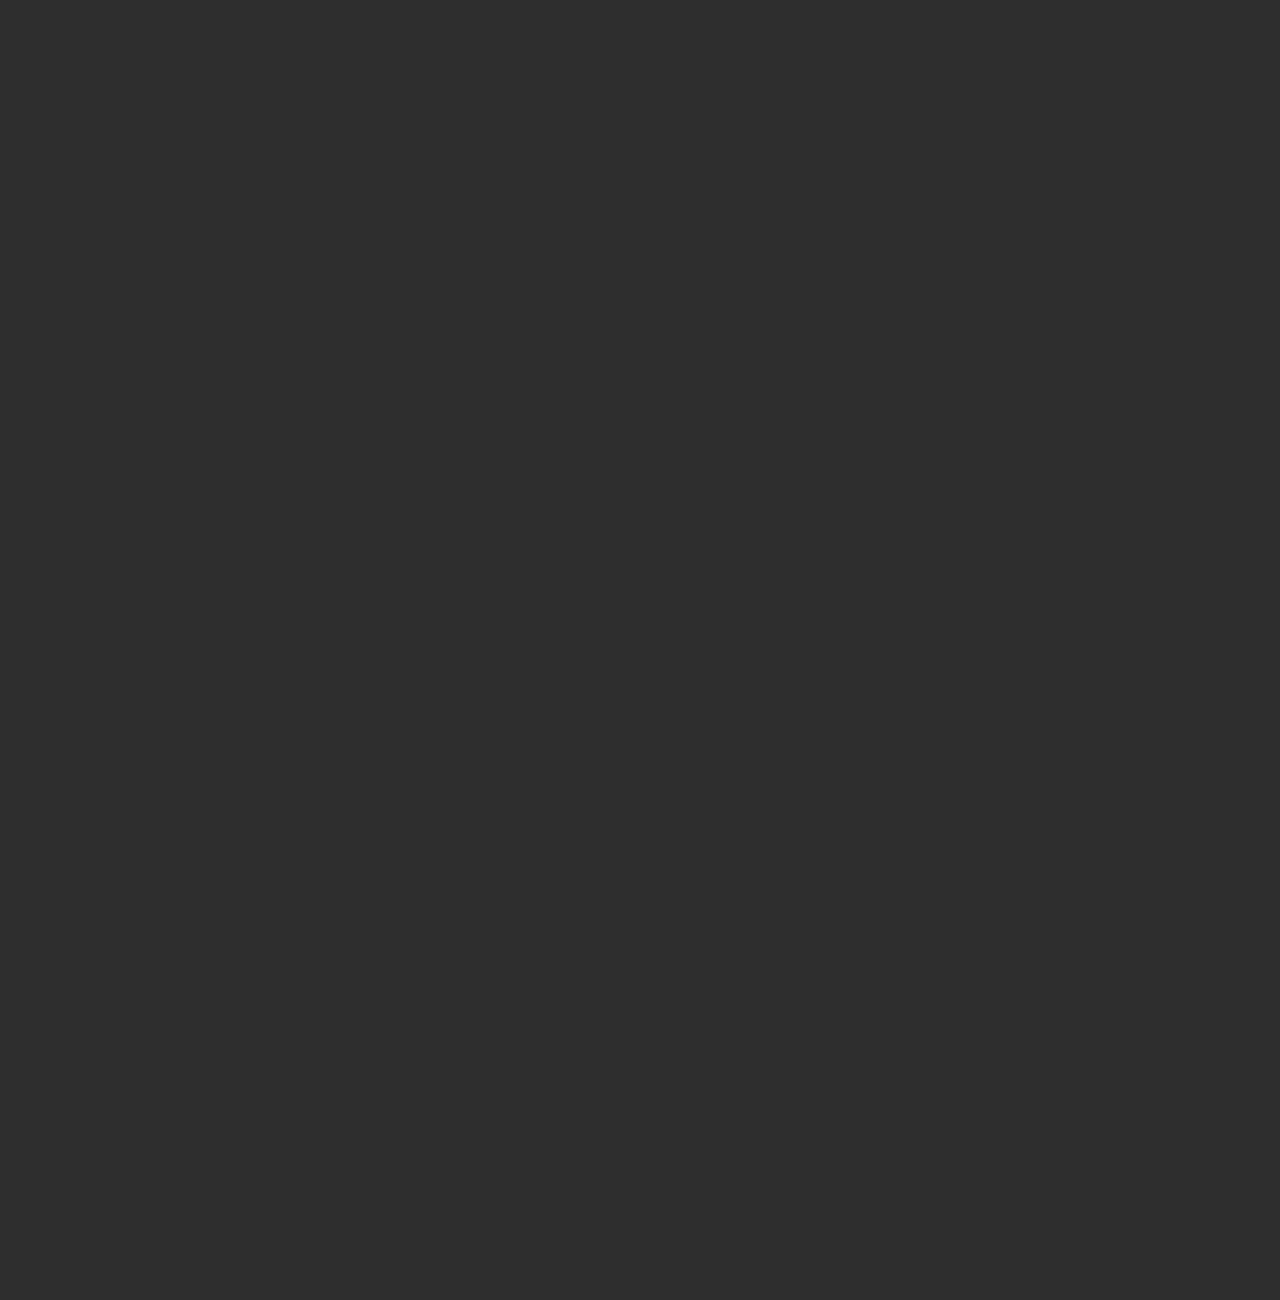
<file: html-lesson54-position-home_work/index.html>
<!DOCTYPE html>
<html lang="en">
<head>
    <meta charset="UTF-8">
    <meta name="viewport" content="width=device-width, initial-scale=1.0">
    <link rel="shortcut icon" href="../html-lesson20/html-logo.svg" type="image/x-icon">
    <title>Позицианирование HTML lesson 54</title>
    <link rel="stylesheet" href="./css/reset.css">
    <link rel="stylesheet" href="./css/style.css">
</head>
<body>
    <div class="conteiner">
        <div class="text">
            <p>Lorem ipsum dolor sit amet, consectetur adipisicing elit. Consequuntur quis provident a nihil magnam?</p>
            <p>Lorem ipsum, dolor sit amet consectetur adipisicing elit. Incidunt, sapiente. Enim assumenda dolores explicabo ea commodi consequuntur vitae mollitia dicta! Vero aspernatur non in omnis reiciendis fugiat laudantium blanditiis tenetur.</p>
            <p>Lorem ipsum, dolor sit amet consectetur adipisicing elit. Incidunt, sapiente. Enim assumenda dolores explicabo ea commodi consequuntur vitae mollitia dicta! Vero aspernatur non in omnis reiciendis fugiat laudantium blanditiis tenetur.</p>
            <p>Lorem ipsum, dolor sit amet consectetur adipisicing elit. Incidunt, sapiente. Enim assumenda dolores explicabo ea commodi consequuntur vitae mollitia dicta! Vero aspernatur non in omnis reiciendis fugiat laudantium blanditiis tenetur.</p>
        </div>
        <div class="block">
            <div class="circule"></div>
        </div>
    </div>
</body>
</html>
</file>
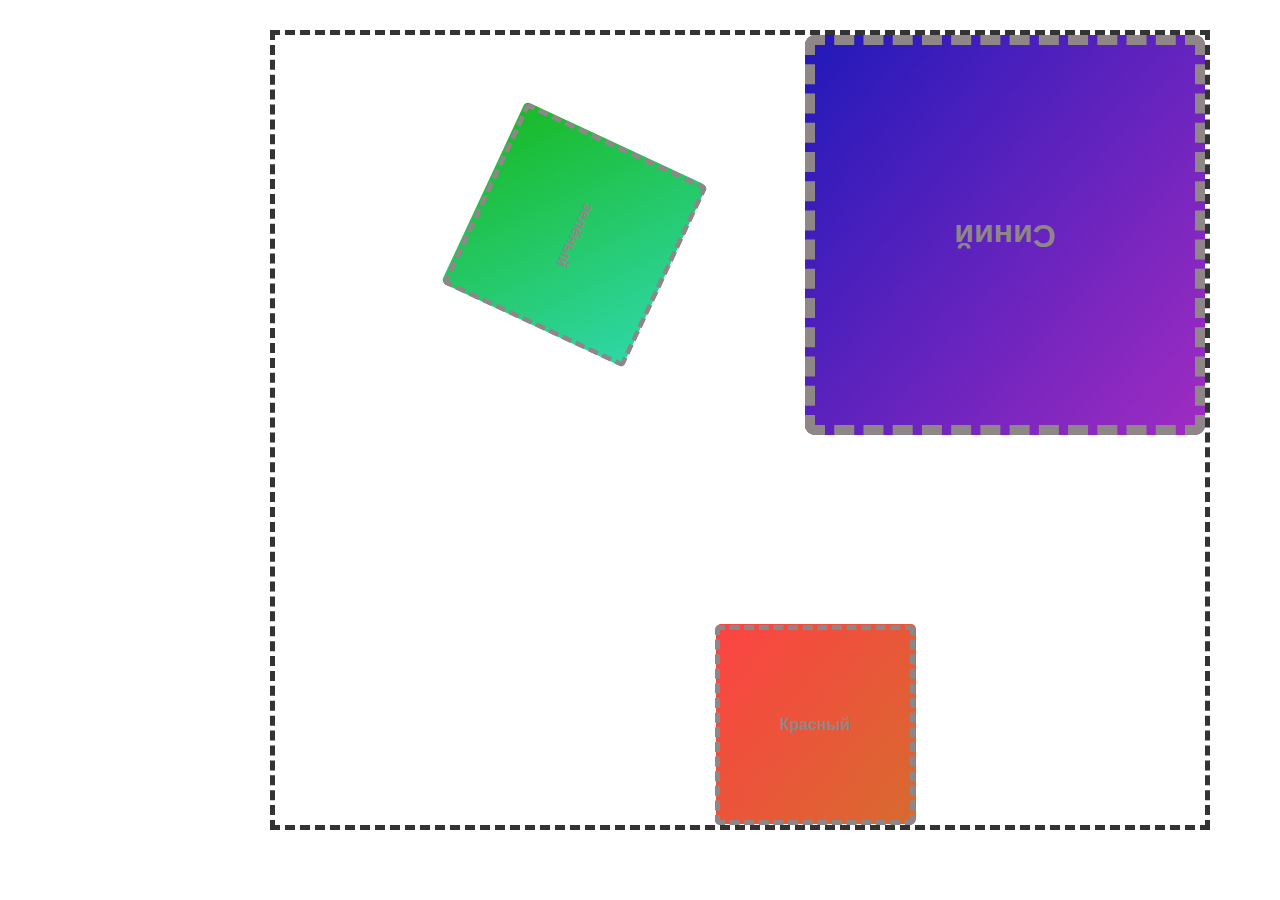
<file: html-lesson55-transform-home_work/index.html>
<!DOCTYPE html>
<html lang="en">

<head>
    <meta charset="UTF-8">
    <meta http-equiv="X-UA-Compatible" content="IE=edge">
    <meta name="viewport" content="width=device-width, initial-scale=1.0">
    <title>TRANSFORM</title>
    <link href="css/reset.css" rel="stylesheet">
    <link href="css/style.css" rel="stylesheet">
</head>

<body>
    <div class="wrapper">
        <div class="quads">
            <div class="quads__quad quads__quad--red"></div>
            <div class="quads__quad quads__quad--green"></div>
            <div class="quads__quad quads__quad--blue"></div>
        </div>
        <div class="area">
            <div class="area__place area__place--for-red">Красный</div>
            <div class="area__place area__place--for-green">зелёный</div>
            <div class="area__place area__place--for-blue">Синий</div>
        </div>
    </div>
</body>

</html>
</file>
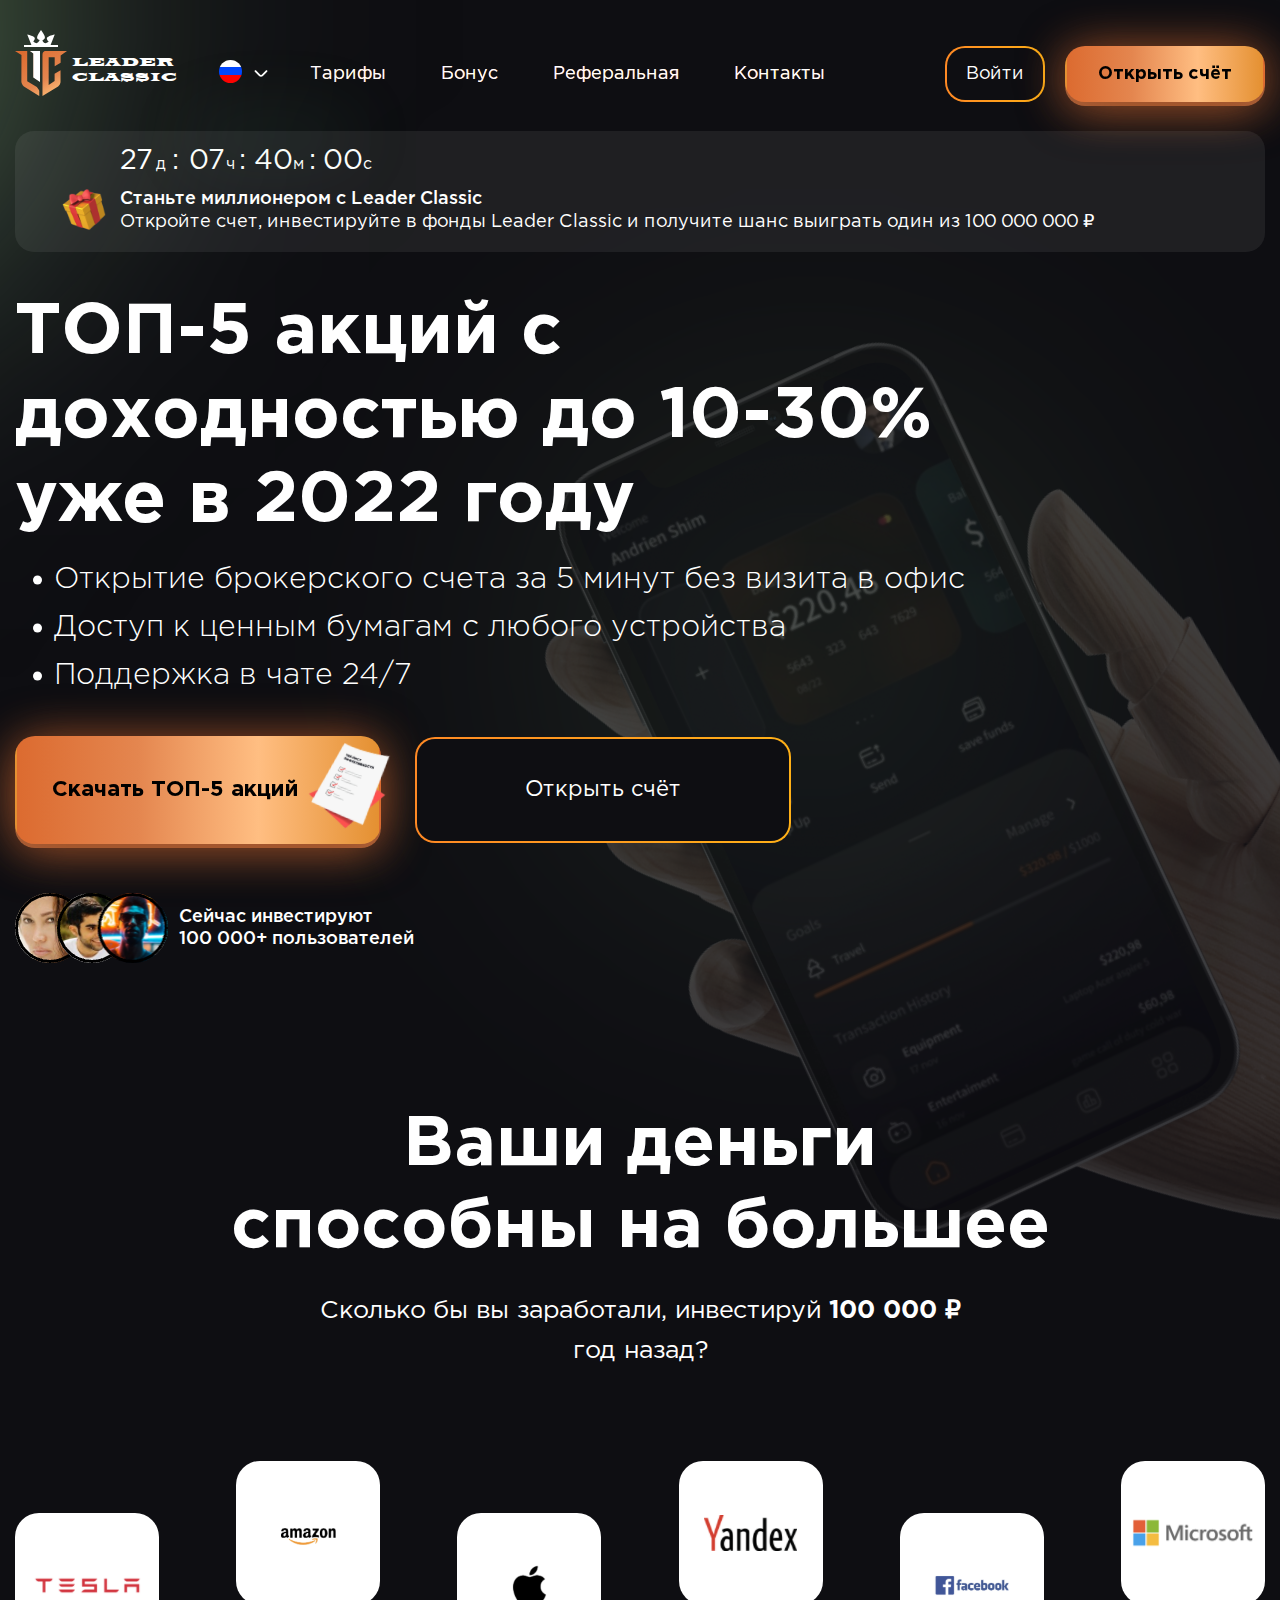
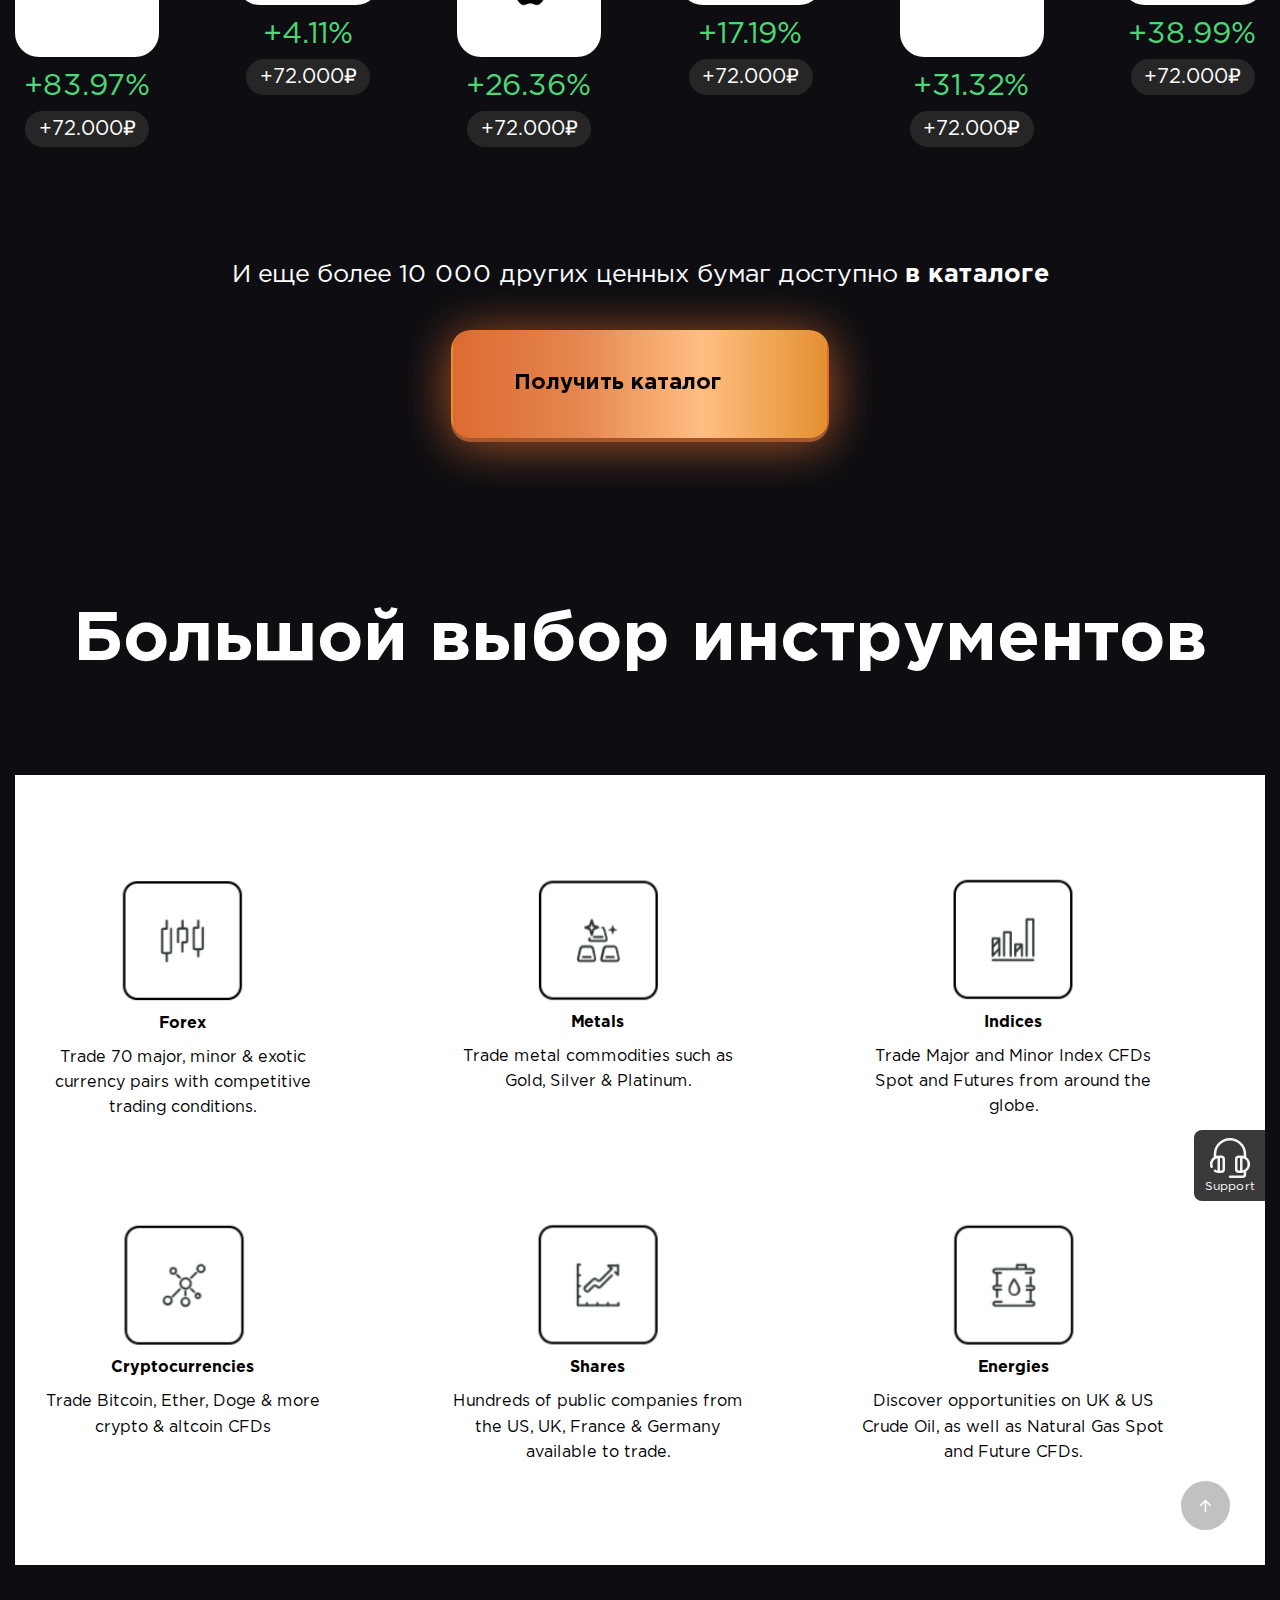
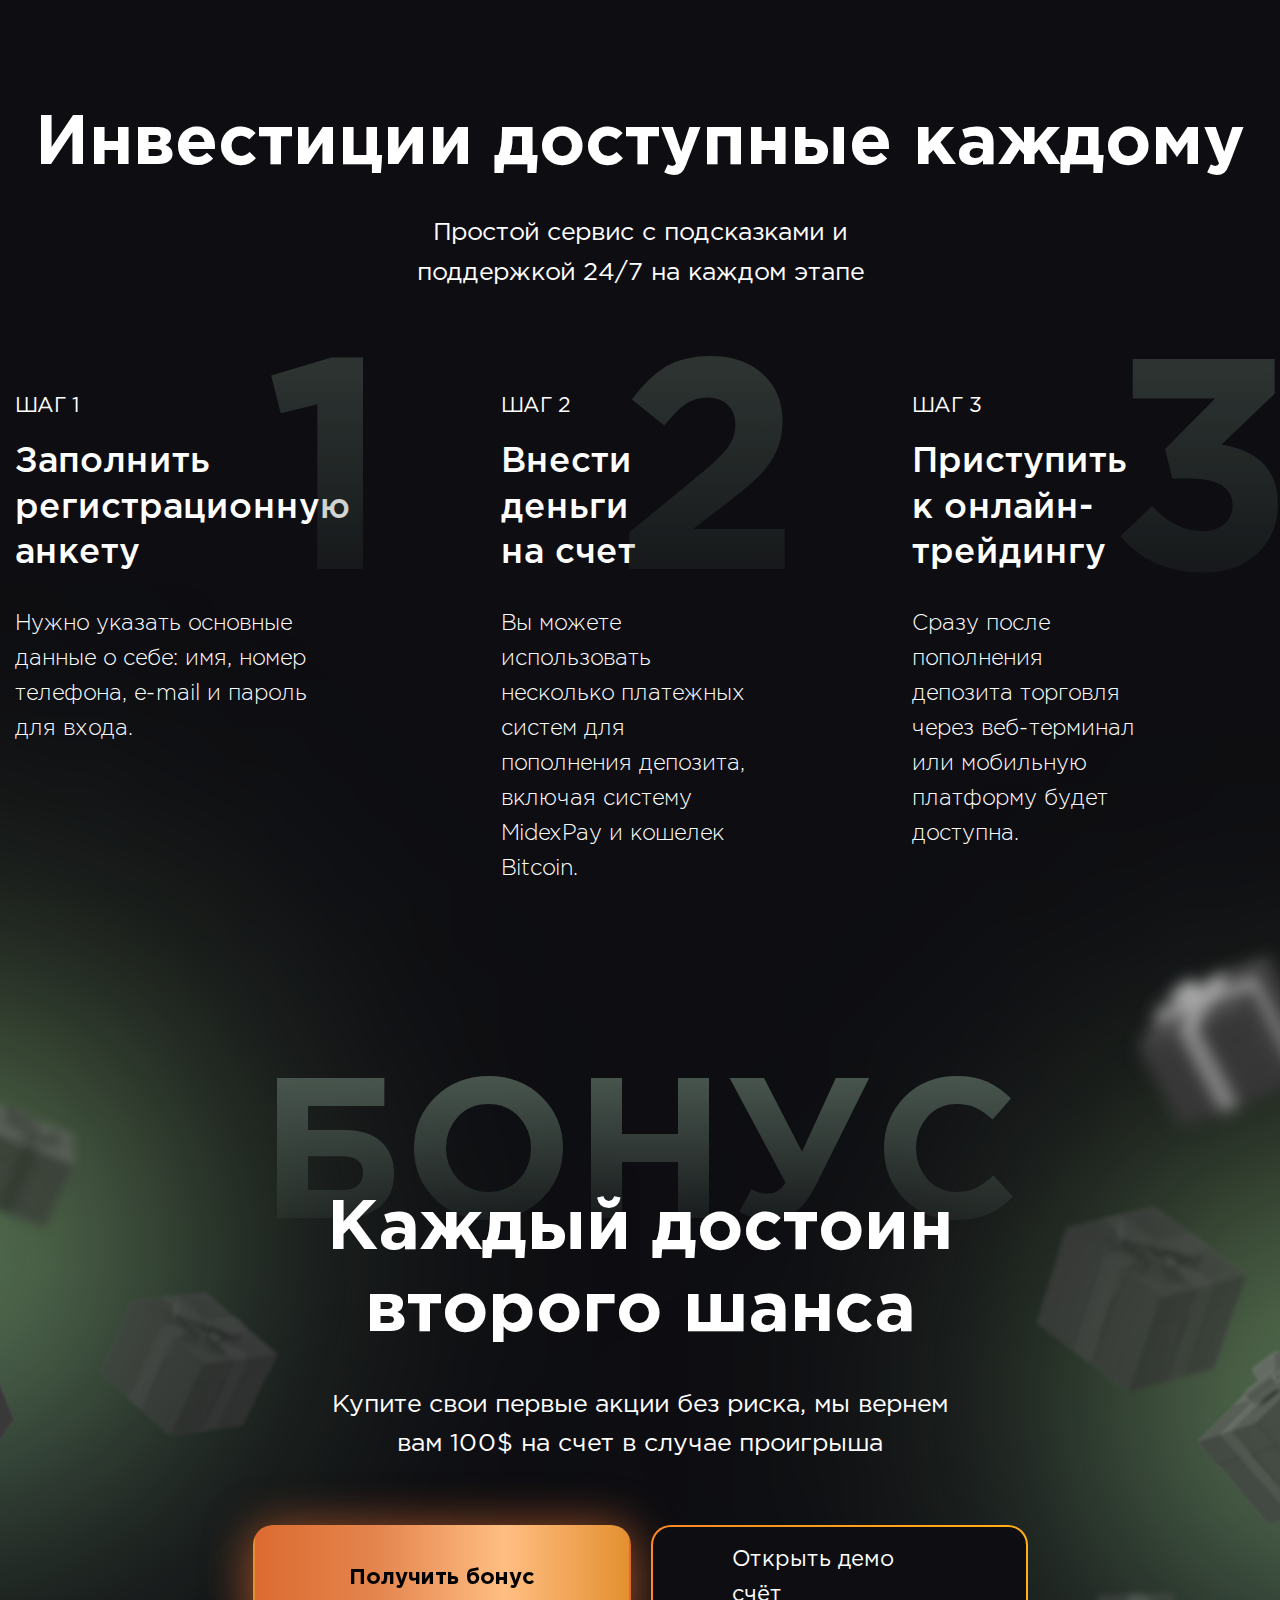
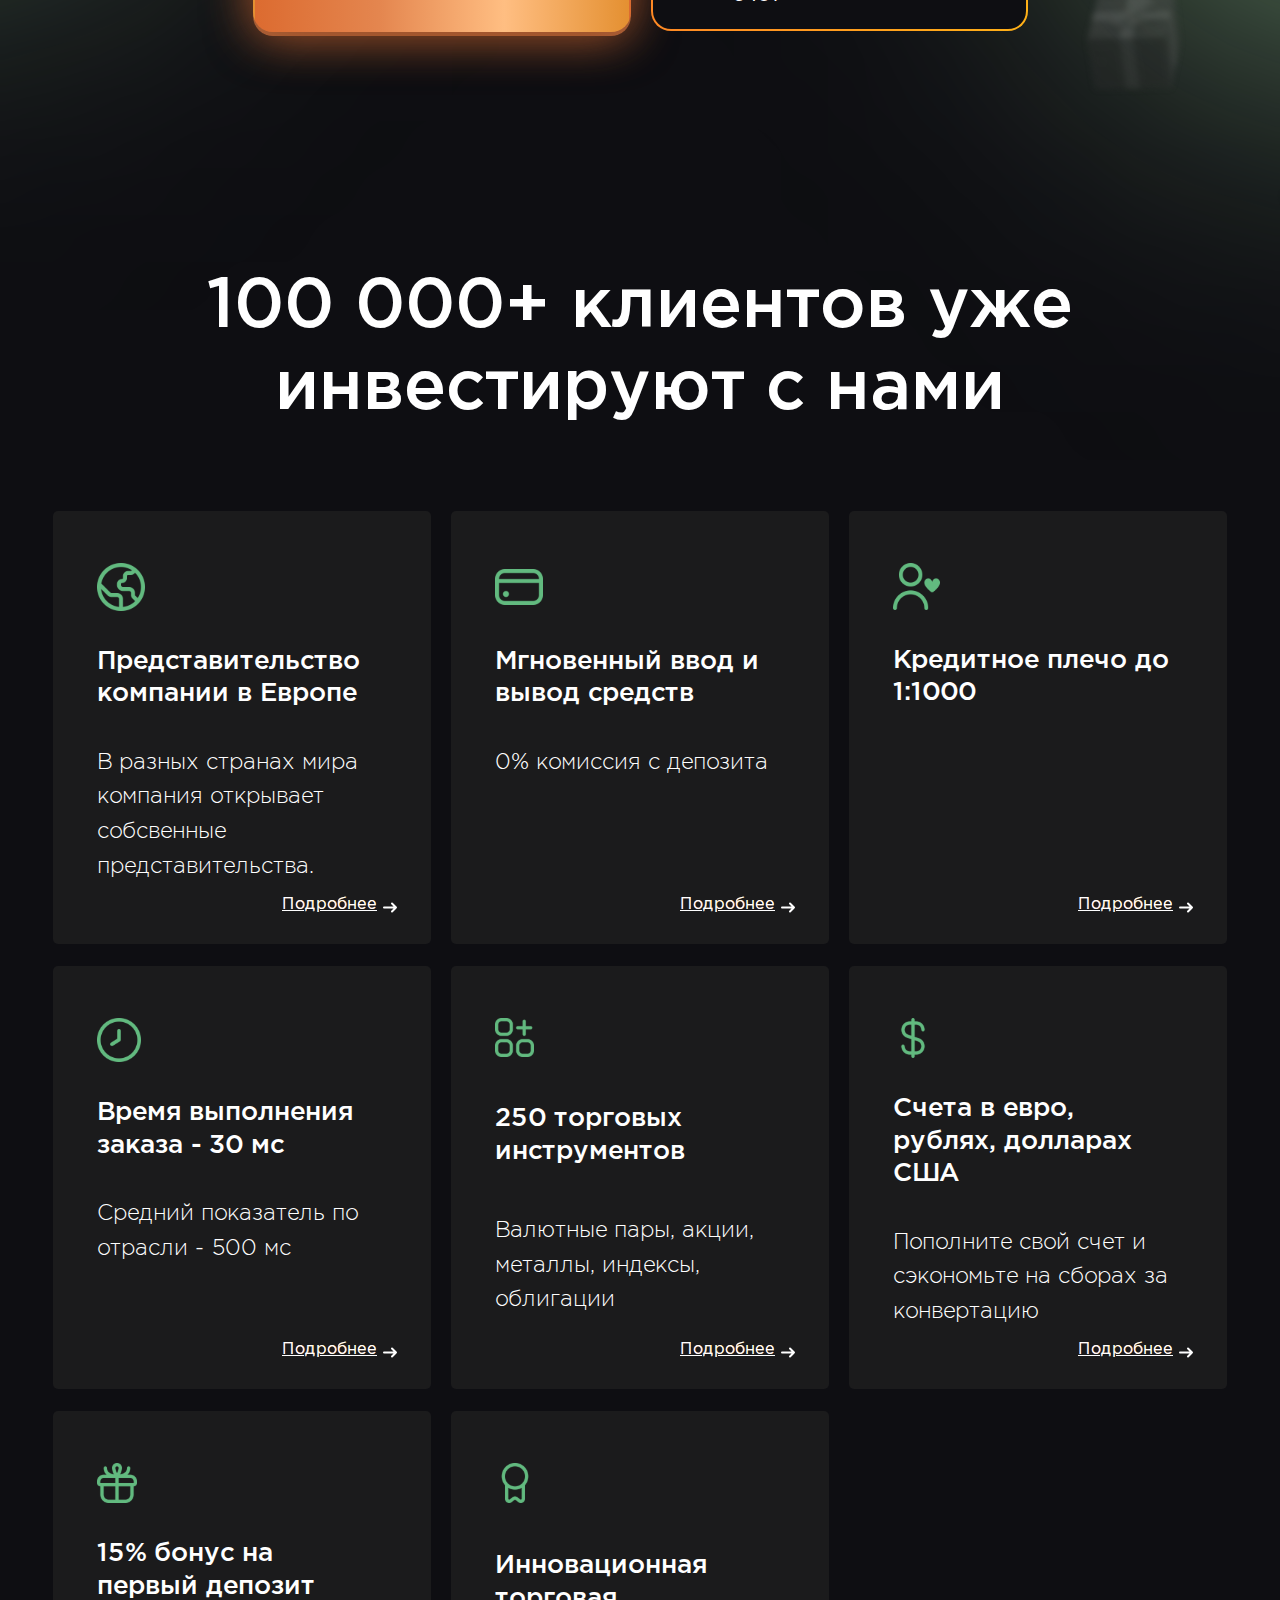
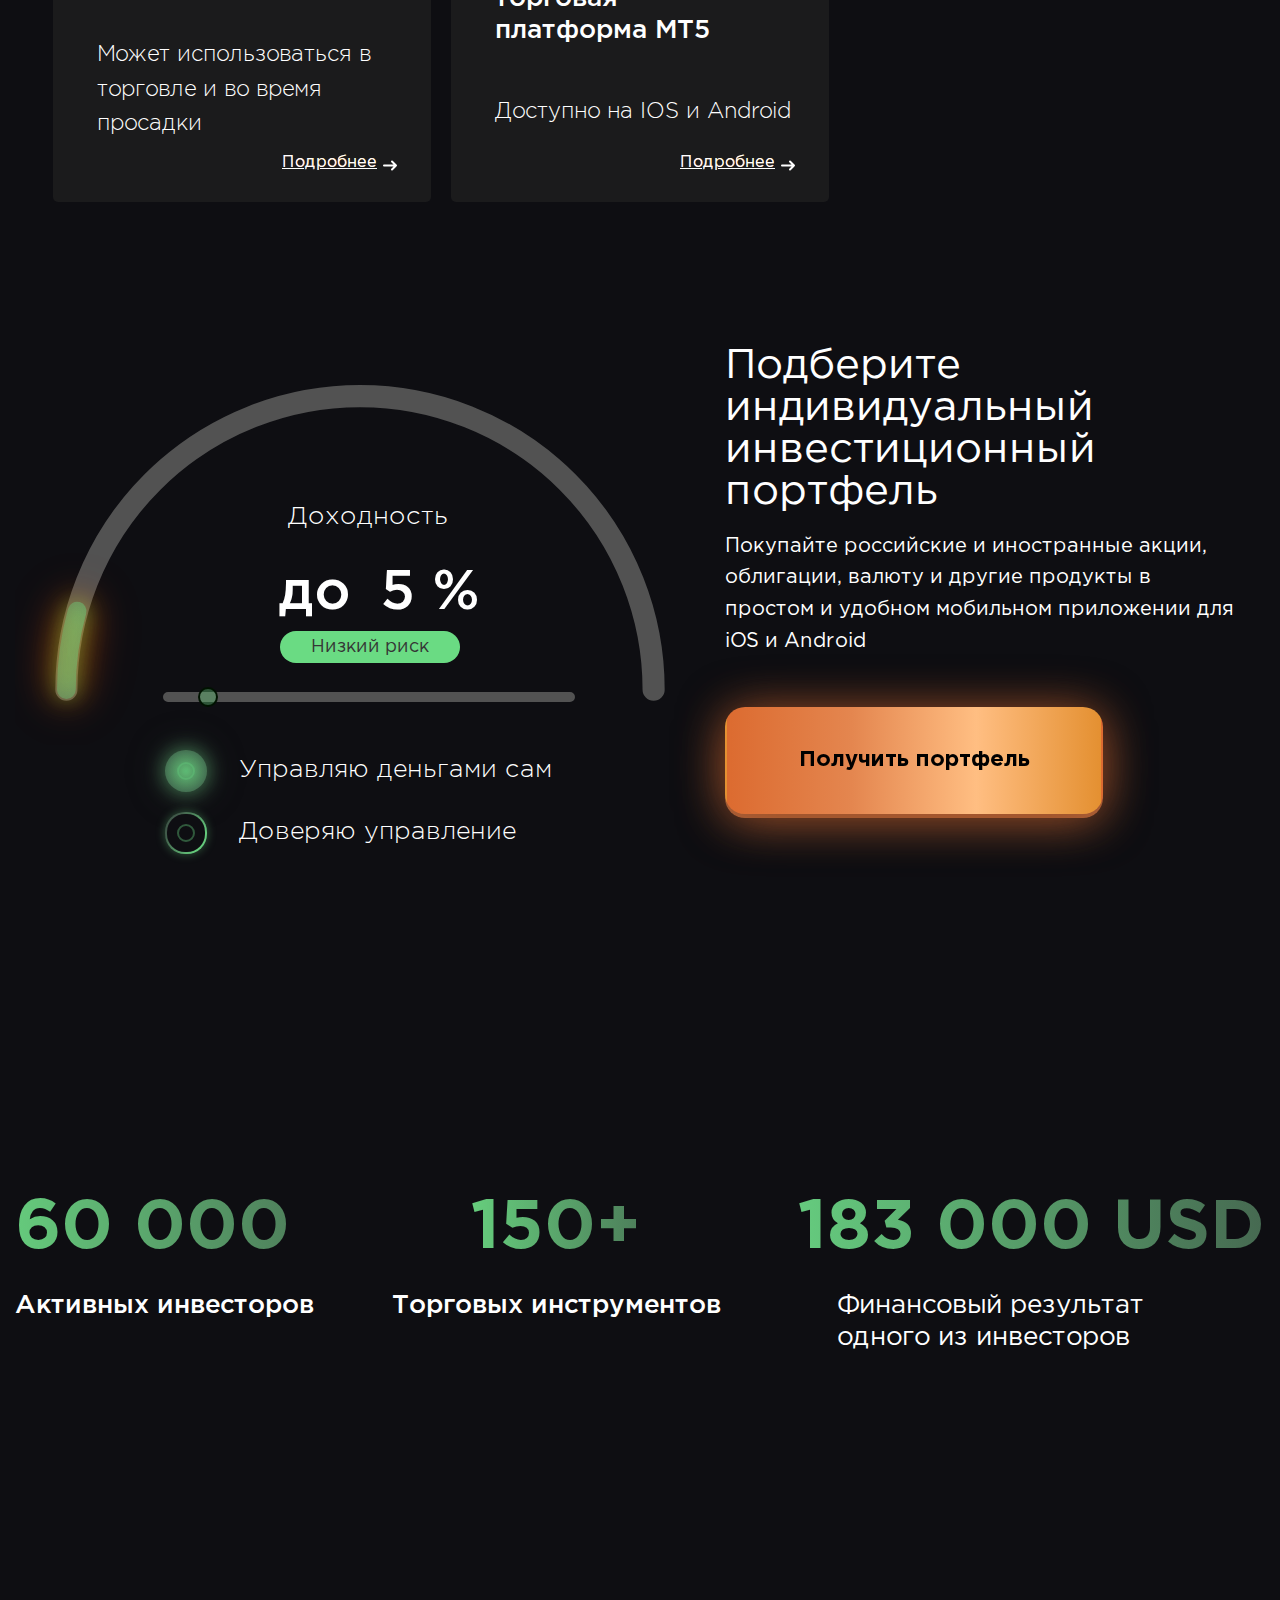
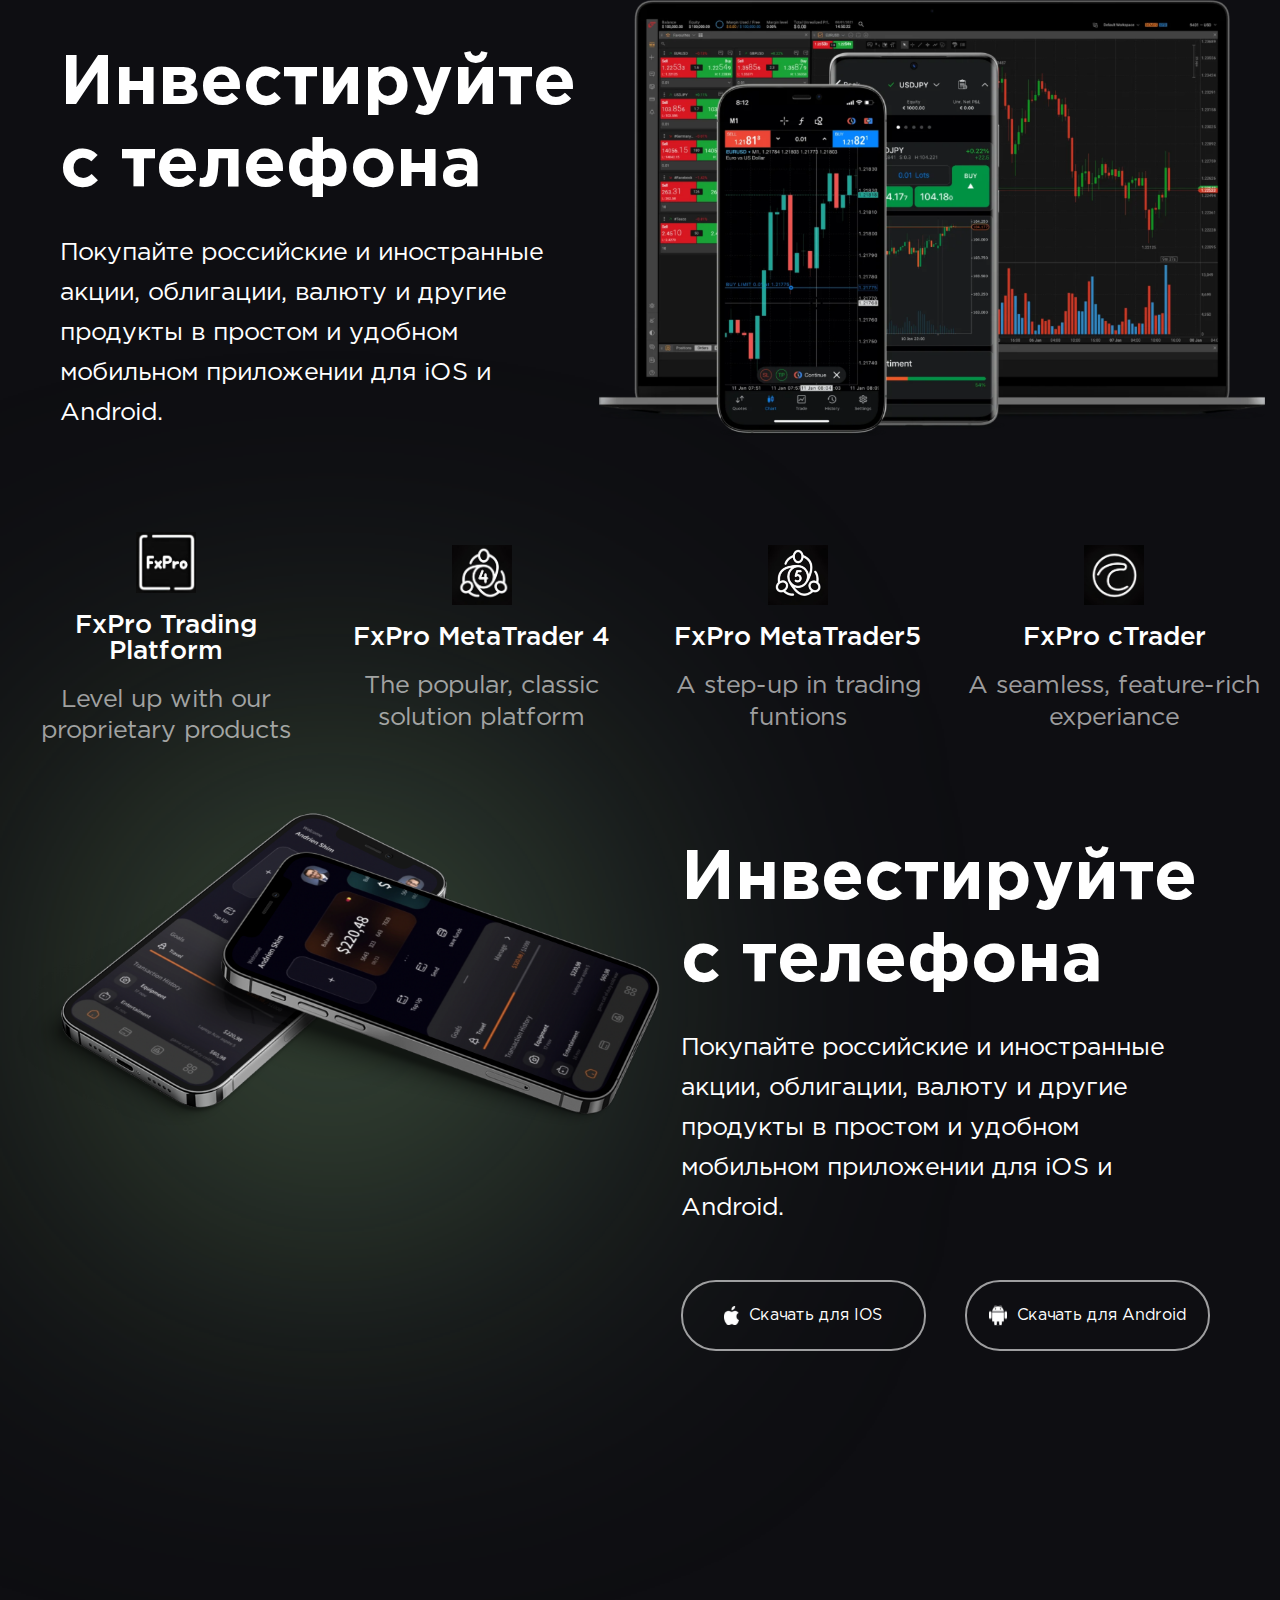
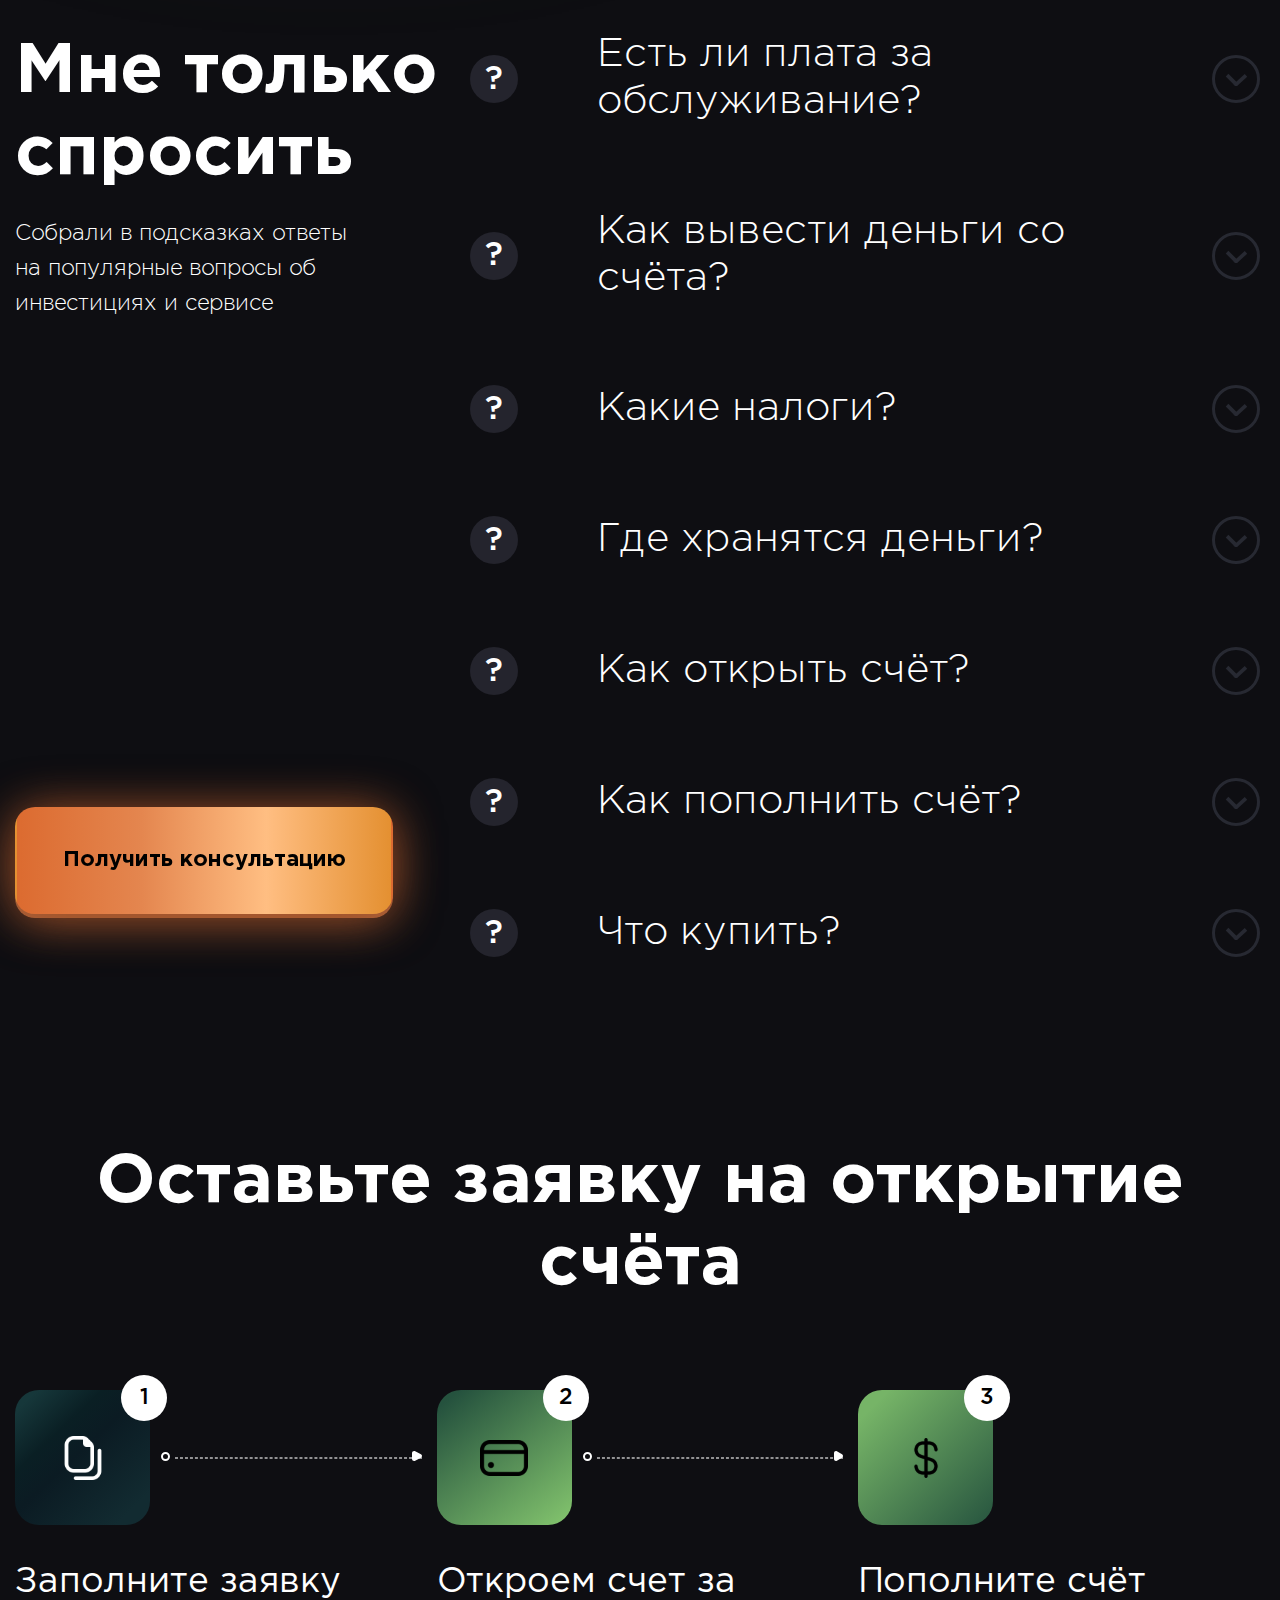
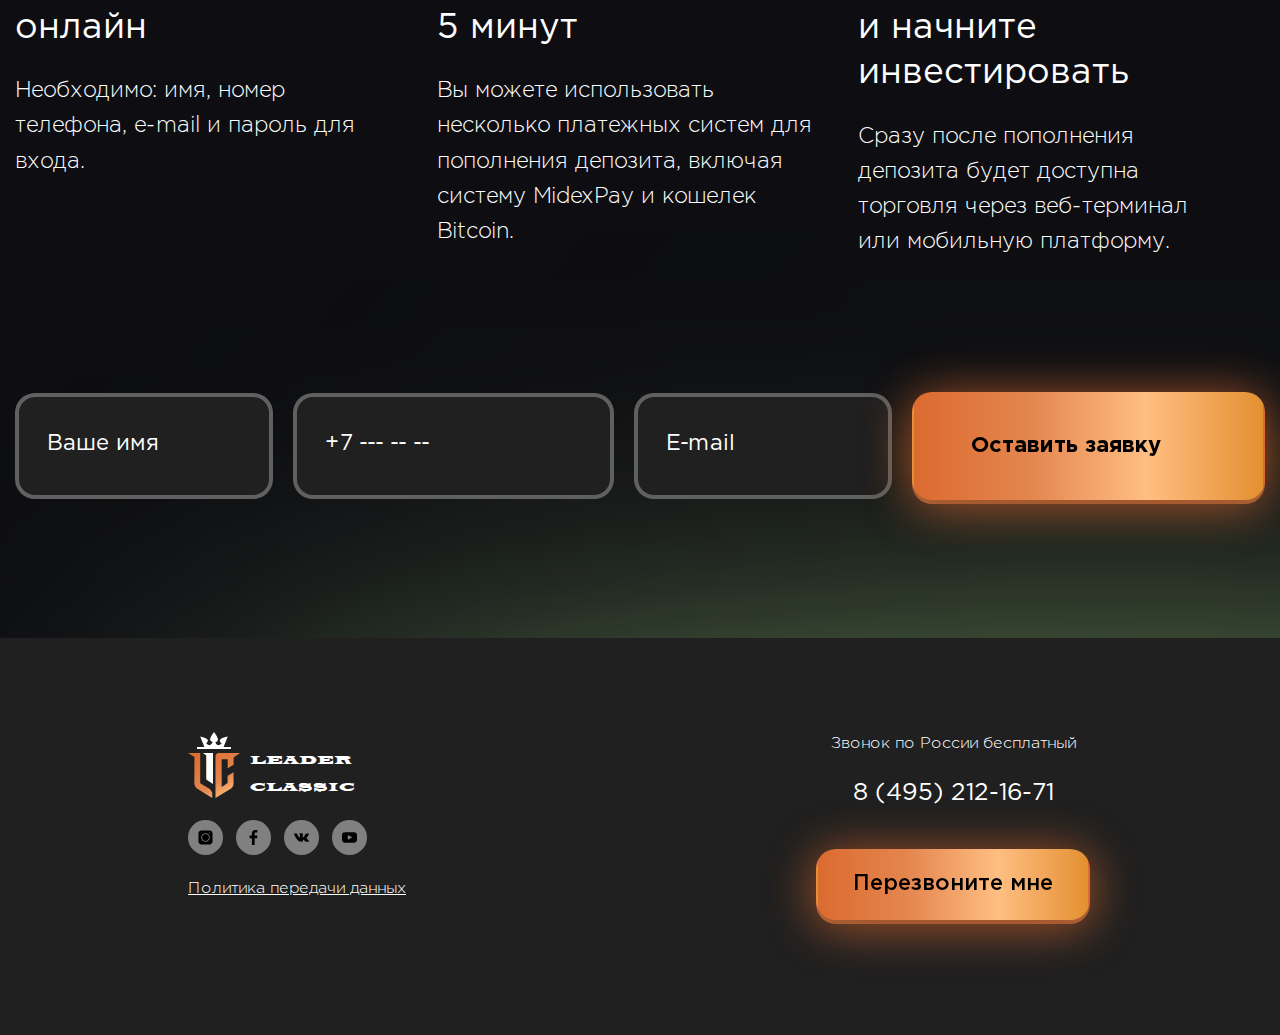
<file: leader-classic/index.html>
<!DOCTYPE html>
<html lang="ru">

<head>
    <meta charset="UTF-8">
    <meta name="viewport" content="width=device-width, initial-scale=1.0">
    <title>Leader Classic</title>
    <link rel="shortcut icon" href="./img/icons/logos/logo.svg" type="image/x-icon">
    <link rel="stylesheet" href="./css/fonts.css">
    <link rel="stylesheet" href="./css/reset.css">
    <link rel="stylesheet" href="./css/style.css">
</head>

<body class="body">
    <div class="wrapper">
        <header class="header">
            <div class="header__top">
                <div class="conteiner">
                    <div class="header__top-inner">
                        <a href="/" class="header__logo">
                            <img src="./img/icons/logos/logo.svg" alt="corporate logo">
                            <span class="header__company-name">Leader Classic</span>
                        </a>
                        <div class="header__top-levelingblock">
                            <nav class="nav">
                                <div class="language-menu">
                                    <div class="language-menu__selected" id="languageToggle">
                                        <span class="flag-icon" id="selectedFlag">
                                            <!-- SVG флаг по умолчанию (например, Россия) -->
                                            <svg width="23.000000" height="23.000000" viewBox="0 0 23 23" fill="none"
                                                xmlns="http://www.w3.org/2000/svg"
                                                xmlns:xlink="http://www.w3.org/1999/xlink">
                                                <desc>
                                                    Created with Pixso.
                                                </desc>
                                                <defs />
                                                <mask id="mask113_120" mask-type="alpha" maskUnits="userSpaceOnUse"
                                                    x="0.000000" y="0.000000" width="23.000000" height="23.000000">
                                                    <circle id="Ellipse 1" cx="11.500000" cy="11.500000" r="11.500000"
                                                        fill="#C4C4C4" fill-opacity="1.000000" />
                                                </mask>
                                                <g mask="url(#mask113_120)">
                                                    <rect id="Rectangle 57" x="-3.000000" y="-1.000000"
                                                        width="29.000000" height="8.000000" fill="#FFFFFF"
                                                        fill-opacity="1.000000" />
                                                    <rect id="Rectangle 58" x="-3.000000" y="7.000000" width="29.000000"
                                                        height="8.000000" fill="#0047FF" fill-opacity="1.000000" />
                                                    <rect id="Rectangle 59" x="-3.000000" y="15.000000"
                                                        width="29.000000" height="8.000000" fill="#FF0000"
                                                        fill-opacity="1.000000" />
                                                </g>
                                            </svg>
                                        </span>
                                        <span id="languageAbbr">RU</span>
                                        <span class="language-menu__arrow-down">
                                            <svg width="22.000000" height="22.000000" viewBox="0 0 22 22" fill="none"
                                                xmlns="http://www.w3.org/2000/svg"
                                                xmlns:xlink="http://www.w3.org/1999/xlink">
                                                <desc>
                                                    Created with Pixso.
                                                </desc>
                                                <defs>
                                                    <clipPath id="clip113_360">
                                                        <rect id="angle-small-down 1" rx="0.000000" width="21.000000"
                                                            height="21.000000" transform="translate(0.500000 0.500000)"
                                                            fill="white" fill-opacity="0" />
                                                    </clipPath>
                                                </defs>
                                                <rect id="angle-small-down 1" rx="0.000000" width="21.000000"
                                                    height="21.000000" transform="translate(0.500000 0.500000)"
                                                    fill="#FFFFFF" fill-opacity="0" />
                                                <g clip-path="url(#clip113_360)">
                                                    <path id="Vector"
                                                        d="M17.15 7.52C17.06 7.43 16.96 7.37 16.85 7.32C16.74 7.27 16.62 7.25 16.49 7.25C16.37 7.25 16.25 7.27 16.14 7.32C16.03 7.37 15.93 7.43 15.84 7.52L11.65 11.72C11.56 11.81 11.46 11.87 11.35 11.92C11.24 11.97 11.12 11.99 10.99 11.99C10.87 11.99 10.75 11.97 10.64 11.92C10.53 11.87 10.43 11.81 10.34 11.72L6.15 7.52C6.06 7.43 5.96 7.37 5.85 7.32C5.74 7.27 5.62 7.25 5.49 7.25C5.37 7.25 5.25 7.27 5.14 7.32C5.03 7.37 4.93 7.43 4.84 7.52C4.67 7.69 4.58 7.92 4.58 8.17C4.58 8.41 4.67 8.64 4.84 8.81L9.05 13.02C9.57 13.54 10.27 13.83 10.99 13.83C11.72 13.83 12.42 13.54 12.94 13.02L17.15 8.81C17.32 8.64 17.41 8.41 17.41 8.17C17.41 7.92 17.32 7.69 17.15 7.52Z"
                                                        fill="#FFFFFF" fill-opacity="1.000000" fill-rule="nonzero" />
                                                </g>
                                            </svg>
                                        </span>
                                    </div>
                                    <div class="language-menu__options" id="languageOptions">
                                        <div class="language-menu__option" data-lang="ru">
                                            <span class="flag-icon">
                                                <!-- SVG флаг России -->
                                                <svg width="23.000000" height="23.000000" viewBox="0 0 23 23"
                                                    fill="none" xmlns="http://www.w3.org/2000/svg"
                                                    xmlns:xlink="http://www.w3.org/1999/xlink">
                                                    <desc>
                                                        Created with Pixso.
                                                    </desc>
                                                    <defs />
                                                    <mask id="mask113_120" mask-type="alpha" maskUnits="userSpaceOnUse"
                                                        x="0.000000" y="0.000000" width="23.000000" height="23.000000">
                                                        <circle id="Ellipse 1" cx="11.500000" cy="11.500000"
                                                            r="11.500000" fill="#C4C4C4" fill-opacity="1.000000" />
                                                    </mask>
                                                    <g mask="url(#mask113_120)">
                                                        <rect id="Rectangle 57" x="-3.000000" y="-1.000000"
                                                            width="29.000000" height="8.000000" fill="#FFFFFF"
                                                            fill-opacity="1.000000" />
                                                        <rect id="Rectangle 58" x="-3.000000" y="7.000000"
                                                            width="29.000000" height="8.000000" fill="#0047FF"
                                                            fill-opacity="1.000000" />
                                                        <rect id="Rectangle 59" x="-3.000000" y="15.000000"
                                                            width="29.000000" height="8.000000" fill="#FF0000"
                                                            fill-opacity="1.000000" />
                                                    </g>
                                                </svg>
                                            </span>
                                            Русский
                                        </div>
                                        <div class="language-menu__option" data-lang="en">
                                            <span class="flag-icon">
                                                <!-- SVG флаг Великобритании -->
                                                <svg id="Layer_1" enable-background="new 0 0 512 512" width="23.000000"
                                                    height="23.000000" viewBox="0 0 512 512"
                                                    xmlns="http://www.w3.org/2000/svg">
                                                    <circle cx="256" cy="256" fill="#f0f0f0" r="256"></circle>
                                                    <g fill="#0052b4">
                                                        <path
                                                            d="m52.92 100.142c-20.109 26.163-35.272 56.318-44.101 89.077h133.178z">
                                                        </path>
                                                        <path
                                                            d="m503.181 189.219c-8.829-32.758-23.993-62.913-44.101-89.076l-89.075 89.076z">
                                                        </path>
                                                        <path
                                                            d="m8.819 322.784c8.83 32.758 23.993 62.913 44.101 89.075l89.074-89.075z">
                                                        </path>
                                                        <path
                                                            d="m411.858 52.921c-26.163-20.109-56.317-35.272-89.076-44.102v133.177z">
                                                        </path>
                                                        <path
                                                            d="m100.142 459.079c26.163 20.109 56.318 35.272 89.076 44.102v-133.176z">
                                                        </path>
                                                        <path
                                                            d="m189.217 8.819c-32.758 8.83-62.913 23.993-89.075 44.101l89.075 89.075z">
                                                        </path>
                                                        <path
                                                            d="m322.783 503.181c32.758-8.83 62.913-23.993 89.075-44.101l-89.075-89.075z">
                                                        </path>
                                                        <path
                                                            d="m370.005 322.784 89.075 89.076c20.108-26.162 35.272-56.318 44.101-89.076z">
                                                        </path>
                                                    </g>
                                                    <g fill="#d80027">
                                                        <path
                                                            d="m509.833 222.609h-220.44-.001v-220.442c-10.931-1.423-22.075-2.167-33.392-2.167-11.319 0-22.461.744-33.391 2.167v220.44.001h-220.442c-1.423 10.931-2.167 22.075-2.167 33.392 0 11.319.744 22.461 2.167 33.391h220.44.001v220.442c10.931 1.423 22.073 2.167 33.392 2.167 11.317 0 22.461-.743 33.391-2.167v-220.44-.001h220.442c1.423-10.931 2.167-22.073 2.167-33.392 0-11.317-.744-22.461-2.167-33.391z">
                                                        </path>
                                                        <path
                                                            d="m322.783 322.784 114.236 114.236c5.254-5.252 10.266-10.743 15.048-16.435l-97.802-97.802h-31.482z">
                                                        </path>
                                                        <path
                                                            d="m189.217 322.784h-.002l-114.235 114.235c5.252 5.254 10.743 10.266 16.435 15.048l97.802-97.804z">
                                                        </path>
                                                        <path
                                                            d="m189.217 189.219v-.002l-114.236-114.237c-5.254 5.252-10.266 10.743-15.048 16.435l97.803 97.803h31.481z">
                                                        </path>
                                                        <path
                                                            d="m322.783 189.219 114.237-114.238c-5.252-5.254-10.743-10.266-16.435-15.047l-97.802 97.803z">
                                                        </path>
                                                    </g>
                                                    <g></g>
                                                    <g></g>
                                                    <g></g>
                                                    <g></g>
                                                    <g></g>
                                                    <g></g>
                                                    <g></g>
                                                    <g></g>
                                                    <g></g>
                                                    <g></g>
                                                    <g></g>
                                                    <g></g>
                                                    <g></g>
                                                    <g></g>
                                                    <g></g>
                                                </svg>
                                            </span>
                                            English
                                        </div>
                                    </div>
                                </div>
                                <ul class="nav__list">
                                    <li class="nav__item">
                                        <a href="#tarifs" class="nav__link">
                                            Тарифы
                                        </a>
                                    </li>
                                    <li class="nav__item">
                                        <a href="#bonus" class="nav__link">
                                            Бонус
                                        </a>
                                    </li>
                                    <li class="nav__item">
                                        <a href="#ref" class="nav__link">
                                            Реферальная
                                        </a>
                                    </li>
                                    <li class="nav__item">
                                        <a href="#contact" class="nav__link">
                                            Контакты
                                        </a>
                                    </li>
                                </ul>
                            </nav>
                            <div class="header__top-buttons">
                                <div class="header__top-enter-button">
                                    <a href="#" class="header__top-enter open-button">Войти</a>
                                </div>
                                <div class="header__top-open-button ">
                                    <a href="#" class="header__top-open-account open-button" id="openAccount">Открыть
                                        счёт</a>
                                </div>
                            </div>
                        </div>
                    </div>
                </div>
            </div>
        </header>

        <main class="main">

            <!-- --------------------------- Основная секция --------------------------- -->
            <div class="main__bg">
                <img class="main__bg-blur1" src="./img/decor/blur-1.png" alt="">
                <img class="main__bg-blur2" src="./img/decor/blur-1.png" alt="">
                <img class="main__bg-wood-hand" src="./img/decor/wood-hand.png" alt="">
            </div>

            <section class="main__about about">
                <div class="conteiner">
                    <div class="about__inner">

                        <!-- --------------------- Навигационное меню уменьшаетя до значков -------------------- -->
                        <div class="nav-small">
                            <div class="nav-small__burger">
                                <img class="burger-icon" src="./img/icons/burger-menu/burger.svg" alt=""
                                    id="burgerIcon">
                            </div>
                            <div class="nav-small__inner">
                                <ul class="nav-small__list">
                                    <li class="nav-small__item">
                                        <a href="#tarifs" class="nav-small__link">
                                            <svg width="38.000000" height="37.000000" viewBox="0 0 38 37" fill="none"
                                                xmlns="http://www.w3.org/2000/svg"
                                                xmlns:xlink="http://www.w3.org/1999/xlink">
                                                <desc>
                                                    Created with Pixso.
                                                </desc>
                                                <defs>
                                                    <pattern id="pattern_40_1660"
                                                        patternContentUnits="objectBoundingBox" width="1.000000"
                                                        height="1.000000">
                                                        <use xlink:href="#image40_166_0"
                                                            transform="matrix(0.001953,0,0,0.002006,0,-0.013514)" />
                                                    </pattern>
                                                    <image id="image40_166_0" width="512.000000" height="512.000000"
                                                        xlink:href="[data-uri]" />
                                                </defs>
                                                <mask id="mask40_166" mask-type="alpha" maskUnits="userSpaceOnUse"
                                                    x="0.000000" y="0.000000" width="38.000000" height="37.000000">
                                                    <rect id="premium-icon-address-book-5070392 1" width="38.000000"
                                                        height="37.000000" fill="url(#pattern_40_1660)"
                                                        fill-opacity="1.000000" />
                                                </mask>
                                                <g mask="url(#mask40_166)">
                                                    <rect class="nav-small__icon-color" id="Rectangle 40" x="-3.000000"
                                                        y="-5.000000" width="46.000000" height="44.000000"
                                                        fill="#acacac" fill-opacity="1.000000" />
                                                </g>
                                            </svg>
                                        </a>
                                    </li>
                                    <li class="nav-small__item">
                                        <a href="#bonus" class="nav-small__link">
                                            <svg width="37.000000" height="38.000000" viewBox="0 0 37 38" fill="none"
                                                xmlns="http://www.w3.org/2000/svg"
                                                xmlns:xlink="http://www.w3.org/1999/xlink">
                                                <desc>
                                                    Created with Pixso.
                                                </desc>
                                                <defs>
                                                    <pattern id="pattern_40_1630"
                                                        patternContentUnits="objectBoundingBox" width="1.000000"
                                                        height="1.000000">
                                                        <use xlink:href="#image40_163_0"
                                                            transform="matrix(0.002006,0,0,0.001953,-0.013514,0)" />
                                                    </pattern>
                                                    <image id="image40_163_0" width="512.000000" height="512.000000"
                                                        xlink:href="[data-uri]" />
                                                </defs>
                                                <mask id="mask40_163" mask-type="alpha" maskUnits="userSpaceOnUse"
                                                    x="0.000000" y="0.000000" width="37.000000" height="38.000000">
                                                    <rect id="free-icon-vector-alt-3917265 1" width="37.000000"
                                                        height="38.000000" fill="url(#pattern_40_1630)"
                                                        fill-opacity="0.500000" />
                                                </mask>
                                                <g mask="url(#mask40_163)">
                                                    <rect class="nav-small__icon-color" id="Rectangle 39" x="-4.000000"
                                                        width="44.000000" height="43.000000" fill="#FFFFFF"
                                                        fill-opacity="1.000000" />
                                                </g>
                                            </svg>

                                        </a>
                                    </li>
                                    <li class="nav-small__item">
                                        <a href="#ref" class="nav-small__link">
                                            <svg width="38.000000" height="38.000000" viewBox="0 0 38 38" fill="none"
                                                xmlns="http://www.w3.org/2000/svg"
                                                xmlns:xlink="http://www.w3.org/1999/xlink">
                                                <desc>
                                                    Created with Pixso.
                                                </desc>
                                                <defs>
                                                    <pattern id="pattern_40_1600"
                                                        patternContentUnits="objectBoundingBox" width="1.000000"
                                                        height="1.000000">
                                                        <use xlink:href="#image40_160_0"
                                                            transform="matrix(0.001953,0,0,0.001953,0,0)" />
                                                    </pattern>
                                                    <image id="image40_160_0" width="512.000000" height="512.000000"
                                                        xlink:href="[data-uri]" />
                                                </defs>
                                                <mask id="mask40_160" mask-type="alpha" maskUnits="userSpaceOnUse"
                                                    x="0.000000" y="0.000000" width="38.000000" height="38.000000">
                                                    <g opacity="0.500000">
                                                        <rect id="free-icon-search-alt-3914298 1" width="38.000000"
                                                            height="38.000000" fill="url(#pattern_40_1600)"
                                                            fill-opacity="1.000000" />
                                                    </g>
                                                </mask>
                                                <g mask="url(#mask40_160)">
                                                    <rect class="nav-small__icon-color" id="Rectangle 38" x="-1.000000"
                                                        y="-2.000000" width="39.000000" height="45.000000"
                                                        fill="#FFFFFF" fill-opacity="1.000000" />
                                                </g>
                                            </svg>
                                        </a>
                                    </li>
                                    <li class="nav-small__item">
                                        <a href="#contact" class="nav-small__link">
                                            <svg width="38.000000" height="38.000000" viewBox="0 0 38 38" fill="none"
                                                xmlns="http://www.w3.org/2000/svg"
                                                xmlns:xlink="http://www.w3.org/1999/xlink">
                                                <desc>
                                                    Created with Pixso.
                                                </desc>
                                                <defs>
                                                    <pattern id="pattern_40_1570"
                                                        patternContentUnits="objectBoundingBox" width="1.000000"
                                                        height="1.000000">
                                                        <use xlink:href="#image40_157_0"
                                                            transform="matrix(0.001953,0,0,0.001953,0,0)" />
                                                    </pattern>
                                                    <image id="image40_157_0" width="512.000000" height="512.000000"
                                                        xlink:href="[data-uri]" />
                                                </defs>
                                                <g opacity="0.500000">
                                                    <mask id="mask40_157" mask-type="alpha" maskUnits="userSpaceOnUse"
                                                        x="0.000000" y="0.000000" width="38.000000" height="38.000000">
                                                        <rect id="free-icon-chart-histogram-5528038 1" width="38.000000"
                                                            height="38.000000" fill="url(#pattern_40_1570)"
                                                            fill-opacity="1.000000" />
                                                    </mask>
                                                    <g mask="url(#mask40_157)">
                                                        <rect class="nav-small__icon-color" id="Rectangle 37"
                                                            x="-3.000000" y="-3.000000" width="41.000000"
                                                            height="44.000000" fill="#FFFFFF" fill-opacity="1.000000" />
                                                    </g>
                                                </g>
                                            </svg>
                                        </a>
                                    </li>
                                </ul>
                            </div>
                        </div>

                        <!-- -- Навигационное меню из хэдера перемещается на левую сторону при уменьшени ширины экрана ----->
                        <div class="nav-fixed">
                            <div class="nav-fixed__small-inner">
                                <ul class="nav-fixed__list">
                                    <li class="nav__item">
                                        <a href="#tarifs" class="nav__link">
                                            <div class="nav__item-icon">
                                                <img src="./img/icons/burger-menu/1.svg" alt="">
                                            </div>
                                            Тарифы
                                        </a>
                                    </li>
                                    <li class="nav__item">
                                        <a href="#bonus" class="nav__link">
                                            <div class="nav__item-icon">
                                                <img src="./img/icons/burger-menu/2.svg" alt="">
                                            </div>
                                            Бонус
                                        </a>
                                    </li>
                                    <li class="nav__item">
                                        <a href="#ref" class="nav__link">
                                            <div class="nav__item-icon">
                                                <img src="./img/icons/burger-menu/3.svg" alt="">
                                            </div>
                                            Реферальная
                                        </a>
                                    </li>
                                    <li class="nav__item">
                                        <a href="#contact" class="nav__link">
                                            <div class="nav__item-icon">
                                                <img src="./img/icons/burger-menu/4.svg" alt="">
                                            </div>
                                            Контакты
                                        </a>
                                    </li>
                                </ul>
                            </div>
                        </div>

                        <!-- --  Контейнер с Акцией и таймером --------- -->
                        <div class="about__action countdown">
                            <div class="countdown__conteiner">
                                <div class="countdown__usp">
                                    <img src="./img/decor/giftbox.png" alt="">
                                    <div class="countdown__wraper">
                                        <p class="countdown__title">Станьте миллионером с Leader Classic</p>
                                        <p>Откройте счет, инвестируйте в фонды Leader Classic и получите шанс выиграть
                                            один из <span style="white-space: nowrap">100 000 000 ₽</span></p>
                                    </div>
                                </div>
                            </div>
                            <div class="countdown__timer">
                                <span class="countdown__timer-width" id="days">27</span><span class="countdown__index">д
                                </span> :
                                <span class="countdown__timer-width" id="hours">07</span><span
                                    class="countdown__index">ч
                                </span> :
                                <span class="countdown__timer-width" id="minutes">40</span><span
                                    class="countdown__index">м
                                </span> :
                                <span class="countdown__timer-width" id="seconds">00</span><span
                                    class="countdown__index">с</span>
                            </div>
                        </div>

                        <!-- -- Основная информация сайта -------------- -->
                        <div class="about__body">
                            <div class="about__heading">
                                <h1 class="about__title">ТОП-5 акций
                                    с доходностью до <span style="white-space: nowrap">10-30%</span>
                                    уже в 2022 году </h1>
                                <ul class="about__text">
                                    <li class="about__text-item">
                                        Открытие брокерского счета за 5 минут без визита в офис
                                    </li>
                                    <li class="about__text-item">
                                        Доступ к ценным бумагам с любого устройства
                                    </li>
                                    <li class="about__text-item">
                                        Поддержка в чате 24/7
                                        <div class="about__rounded-arrow">
                                            <img src="./img/decor/arrow.png" alt="">
                                        </div>
                                    </li>
                                </ul>
                            </div>
                            <div class="about__buttons">
                                <div class="about__download-button">
                                    <a class="about__button-download button open-button" id="takeShares"
                                        href="#">Скачать ТОП-5 акций</a>
                                    <a href="#" id="takeShares" class="open-button"><img
                                            class="about__buttons-checklist" src="./img/decor/checklist.png" alt=""></a>
                                </div>
                                <a class="about__button-open open-button" id="openAccount" href="#">Открыть счёт</a>
                            </div>
                            <div class="about__investors">
                                <div class="about__investors-avatars">
                                    <img class="about__avatar-1" src="./img/decor/investor-1.png" alt="">
                                    <img class="about__avatar-2" src="./img/decor/investor-2.png" alt="">
                                    <img class="about__avatar-3" src="./img/decor/investor-3.png" alt="">
                                </div>
                                <span class="about__investors-information">
                                    Сейчас инвестируют<br> 100 000+ пользователей
                                </span>
                            </div>
                        </div>
                    </div>
                </div>
            </section>


            <!--  --------------------- Секция о доходных акциях ------------------------ -->
            <section class="main__income income block" id="tarifs">
                <div class="conteiner">
                    <div class="income__inner">
                        <div class="income__about">
                            <h2>Ваши деньги способны на большее</h2>
                            <p>Сколько бы вы заработали, инвестируй <span class="fw-700" style="white-space: nowrap">100
                                    000 ₽</span> год назад?</p>
                        </div>
                        <div class="income__actions">
                            <ul class="income__action-list">
                                <li class="income__actions-item">
                                    <div class="income__actions-background">
                                        <img src="./img/icons/companyes/tesla.png" alt="">
                                    </div>
                                    <span class="income__actions-percent">+83.97%</span>
                                    <span class="income__actions-cash">+72.000₽</span>
                                </li>
                                <li class="income__actions-item">
                                    <div class="income__actions-background">
                                        <img src="./img/icons/companyes/amazon.png" alt="">
                                    </div>
                                    <span class="income__actions-percent">+4.11%</span>
                                    <span class="income__actions-cash">+72.000₽</span>
                                </li>
                                <li class="income__actions-item">
                                    <div class="income__actions-background">
                                        <img src="./img/icons/companyes/apple.png" alt="">
                                    </div>
                                    <span class="income__actions-percent">+26.36%</span>
                                    <span class="income__actions-cash">+72.000₽</span>
                                </li>
                                <li class="income__actions-item">
                                    <div class="income__actions-background">
                                        <img src="./img/icons/companyes/yandex.png" alt="">
                                    </div>
                                    <span class="income__actions-percent">+17.19%</span>
                                    <span class="income__actions-cash">+72.000₽</span>
                                </li>
                                <li class="income__actions-item">
                                    <div class="income__actions-background">
                                        <img src="./img/icons/companyes/facebook.png" alt="">
                                    </div>
                                    <span class="income__actions-percent">+31.32%</span>
                                    <span class="income__actions-cash">+72.000₽</span>
                                </li>
                                <li class="income__actions-item">
                                    <div class="income__actions-background">
                                        <img src="./img/icons/companyes/microsoft.png" alt="">
                                    </div>
                                    <span class="income__actions-percent">+38.99%</span>
                                    <span class="income__actions-cash">+72.000₽</span>
                                </li>
                            </ul>
                        </div>
                        <p class="income__text">И еще более 10 000 других ценных бумаг доступно <a
                                class="open-button fw-700" id="takeShares" href="#"><span style="white-space: nowrap">в
                                    каталоге</span></a>
                        </p>
                        <a class="button open-button" id="takeShares" href="#">Получить каталог</a>
                    </div>
                </div>
            </section>


            <!--  ------------- Секция об инструментах инвестированяи (белая секция) ----- -->
            <section class="main__tools tools">
                <div class="conteiner">
                    <div class="tools__inner">
                        <h2>Большой выбор инструментов</h2>
                        <div class="tools__box">
                            <ul class="tools__box-list">
                                <li class="tools__box-item">
                                    <img src="./img/icons/tools/1.png" alt="">
                                    <p class="tools__name fw-700">Forex</p>
                                    <span class="tools__text-about">Trade 70 major, minor & exotic currency pairs with
                                        competitive trading conditions.</span>
                                </li>
                                <li class="tools__box-item">
                                    <img src="./img/icons/tools/2.png" alt="">
                                    <p class="tools__name fw-700">Metals</p>
                                    <span class="tools__text-about">Trade metal commodities such as Gold, Silver &
                                        Platinum.</span>
                                </li>
                                <li class="tools__box-item">
                                    <img src="./img/icons/tools/3.png" alt="">
                                    <p class="tools__name fw-700">Indices</p>
                                    <span class="tools__text-about">Trade Major and Minor Index CFDs Spot and Futures
                                        from around the globe.</span>
                                </li>
                                <li class="tools__box-item">
                                    <img src="./img/icons/tools/4.png" alt="">
                                    <p class="tools__name fw-700">Cryptocurrencies</p>
                                    <span class="tools__text-about">Trade Bitcoin, Ether, Doge & more crypto & altcoin
                                        CFDs</span>
                                </li>
                                <li class="tools__box-item">
                                    <img src="./img/icons/tools/5.png" alt="">
                                    <p class="tools__name fw-700">Shares</p>
                                    <span class="tools__text-about">Hundreds of public companies from the US, UK, France
                                        & Germany available to trade.</span>
                                </li>
                                <li class="tools__box-item">
                                    <img src="./img/icons/tools/6.png" alt="">
                                    <p class="tools__name fw-700">Energies</p>
                                    <span class="tools__text-about">Discover opportunities on UK & US Crude Oil, as well
                                        as Natural Gas Spot and Future CFDs.</span>
                                </li>
                            </ul>
                            <button class="support-button shake-right" id="chat-toggle">
                                <img class="support__icon" src="./img/decor/support.svg" alt="">
                                Support
                            </button>
                            <a class="jump-to-start" href="#">
                                <?xml version="1.0" encoding="utf-8"?>
                                <svg width="19px" height="22px" viewBox="0 0 24 24" fill="white"
                                    xmlns="http://www.w3.org/2000/svg">
                                    <path d="M12 5V19M12 5L6 11M12 5L18 11" stroke="#ffffff" stroke-width="2"
                                        stroke-linecap="round" stroke-linejoin="round" />
                                </svg>
                            </a>
                        </div>
                    </div>
                </div>
            </section>


            <!--  ---------------- Секция Шаги для старта -------------------------------- -->
            <section class="main__start-steps start-steps">
                <div class="conteiner">
                    <div class="start-steps__inner">
                        <div class="start-steps__about">
                            <h2>Инвестиции доступные каждому</h2>
                            <p>Простой сервис с подсказками и поддержкой 24/7 на каждом этапе</p>
                        </div>
                        <div class="start-steps__steps">
                            <ul class="start-steps__list">
                                <li class="start-steps__item">
                                    <p class="start-steps__any-step">ШАГ 1</p>
                                    <div class="start-steps__h3-conteiner">
                                        <h3>Заполнить регистрационную анкету</h3>
                                    </div>
                                    <p class="start-steps__step-information">Нужно указать основные данные о себе: имя,
                                        номер телефона, e-mail и пароль для входа.</p>
                                    <div class="start-steps__number">1</div>
                                </li>
                                <li class="start-steps__item">
                                    <p class="start-steps__any-step">ШАГ 2</p>
                                    <div class="start-steps__h3-conteiner">
                                        <h3>Внести деньги<br> на счет</h3>
                                    </div>
                                    <p class="start-steps__step-information">Вы можете использовать несколько платежных
                                        систем для пополнения депозита, включая систему MidexPay и кошелек Bitcoin.</p>
                                    <div class="start-steps__number">2</div>
                                </li>
                                <li class="start-steps__item">
                                    <p class="start-steps__any-step">ШАГ 3</p>
                                    <div class="start-steps__h3-conteiner">
                                        <h3>Приступить<br> к онлайн-трейдингу</h3>
                                    </div>
                                    <p class="start-steps__step-information">Сразу после пополнения депозита торговля
                                        через веб-терминал или мобильную платформу будет доступна.</p>
                                    <div class="start-steps__number start-steps__number--last">3</div>
                                </li>
                            </ul>
                        </div>
                    </div>
                </div>
            </section>

            <!--  ---------------- Секция Бонусов ---------------------------------------- -->
            <section class="main__bonus bonus block" id="bonus">
                <div class="coneiner">
                    <div class="bonus__inner">
                        <div class="bonus__bg">
                            <img src="./img/decor/giftboxes-1.png" alt="">
                            <img src="./img/decor/giftboxes-1.png" alt="">
                            <img src="./img/decor/blur-1.png" alt="">
                            <img src="./img/decor/blur-1.png" alt="">
                            <img src="./img/decor/giftbox-2.png" alt="">
                            <img src="./img/decor/giftboxs-1.png" alt="">
                        </div>
                        <div class="bonus__about">
                            <div class="bonus__bg-text">бонус</div>
                            <h2>Каждый достоин второго шанса</h2>
                            <p>Купите свои первые акции без риска, мы вернем
                                вам 100$ на счет в случае проигрыша </p>
                        </div>
                        <div class="bonus__buttons">
                            <a class="button open-button button--change-padding" id="takeShares" href="#">Получить
                                бонус</a>
                            <a class="about__button-open open-button open-button--change-padding" id="openAccount"
                                href="#">Открыть демо счёт</a>
                        </div>
                    </div>
                </div>
            </section>

            <!--  ---------------- Секция Edge (преимущества) ---------------------------- -->
            <section class="main__edge edge">
                <div class="conteiner">
                    <div class="edge__inner">
                        <h2>100 000+ клиентов уже инвестируют с нами</h2>
                        <div class="edge__box">
                            <ul class="edge__box-list">
                                <li class="adge__box-item">
                                    <div class="adge__box-about">
                                        <div class="edge__box-item-logo">
                                            <img src="./img/icons/benefits/earth.svg" alt="">
                                        </div>
                                        <h4>
                                            Представительство компании в Европе
                                        </h4>
                                        <p>
                                            В разных странах мира компания открывает собсвенные представительства.
                                        </p>
                                    </div>
                                    <a class="edge__box-item-more" href="#">
                                        <span>Подробнее</span>
                                        <svg width="18px" height="18px" viewBox="0 2 18 15" fill="none"
                                            xmlns="http://www.w3.org/2000/svg">
                                            <path d="M4 12H16M16 12L12 8M16 12L12 16" stroke="#FFFFFF" stroke-width="2"
                                                stroke-linecap="round" stroke-linejoin="round" />
                                        </svg>
                                    </a>
                                </li>
                                <li class="adge__box-item">
                                    <div class="adge__box-about">
                                        <div class="edge__box-item-logo">
                                            <img src="./img/icons/benefits/wallet.svg" alt="">
                                        </div>
                                        <h4>
                                            Мгновенный ввод и вывод средств
                                        </h4>
                                        <p>
                                            0% комиссия с депозита
                                        </p>
                                    </div>
                                    <a class="edge__box-item-more" href="#">
                                        <span>Подробнее</span>
                                        <svg width="18px" height="18px" viewBox="0 2 18 15" fill="none"
                                            xmlns="http://www.w3.org/2000/svg">
                                            <path d="M4 12H16M16 12L12 8M16 12L12 16" stroke="#FFFFFF" stroke-width="2"
                                                stroke-linecap="round" stroke-linejoin="round" />
                                        </svg>
                                    </a>
                                <li class="adge__box-item">
                                    <div class="adge__box-about">
                                        <div class="edge__box-item-logo">
                                            <img src="./img/icons/benefits/men.svg" alt="">
                                        </div>
                                        <h4>
                                            Кредитное плечо до 1:1000
                                        </h4>
                                        <p>

                                        </p>
                                    </div>
                                    <a class="edge__box-item-more" href="#">
                                        <span>Подробнее</span>
                                        <svg width="18px" height="18px" viewBox="0 2 18 15" fill="none"
                                            xmlns="http://www.w3.org/2000/svg">
                                            <path d="M4 12H16M16 12L12 8M16 12L12 16" stroke="#FFFFFF" stroke-width="2"
                                                stroke-linecap="round" stroke-linejoin="round" />
                                        </svg>
                                    </a>
                                </li>
                                <li class="adge__box-item">
                                    <div class="adge__box-about">
                                        <div class="edge__box-item-logo">
                                            <img src="./img/icons/benefits/clock.svg" alt="">
                                        </div>
                                        <h4>
                                            Время выполнения заказа - 30 мс
                                        </h4>
                                        <p>
                                            Средний показатель по отрасли - 500 мс
                                        </p>
                                    </div>
                                    <a class="edge__box-item-more" href="#">
                                        <span>Подробнее</span>
                                        <svg width="18px" height="18px" viewBox="0 2 18 15" fill="none"
                                            xmlns="http://www.w3.org/2000/svg">
                                            <path d="M4 12H16M16 12L12 8M16 12L12 16" stroke="#FFFFFF" stroke-width="2"
                                                stroke-linecap="round" stroke-linejoin="round" />
                                        </svg>
                                    </a>
                                </li>
                                <li class="adge__box-item">
                                    <div class="edge__box-item-logo">
                                        <img src="./img/icons/benefits/squares.svg" alt="">
                                    </div>
                                    <h4>
                                        250 торговых инструментов
                                    </h4>
                                    <p>
                                        Валютные пары, акции, металлы, индексы, облигации
                                    </p>
                                    <a class="edge__box-item-more" href="#">
                                        <span>Подробнее</span>
                                        <svg width="18px" height="18px" viewBox="0 2 18 15" fill="none"
                                            xmlns="http://www.w3.org/2000/svg">
                                            <path d="M4 12H16M16 12L12 8M16 12L12 16" stroke="#FFFFFF" stroke-width="2"
                                                stroke-linecap="round" stroke-linejoin="round" />
                                        </svg>
                                    </a>
                                </li>
                                <li class="adge__box-item">
                                    <div class="edge__box-item-logo">
                                        <img src="./img/icons/benefits/dollar.svg" alt="">
                                    </div>
                                    <h4>
                                        Счета в евро, рублях, долларах США
                                    </h4>
                                    <p>
                                        Пополните свой счет и сэкономьте на сборах за конвертацию
                                    </p>
                                    <a class="edge__box-item-more" href="#">
                                        <span>Подробнее</span>
                                        <svg width="18px" height="18px" viewBox="0 2 18 15" fill="none"
                                            xmlns="http://www.w3.org/2000/svg">
                                            <path d="M4 12H16M16 12L12 8M16 12L12 16" stroke="#FFFFFF" stroke-width="2"
                                                stroke-linecap="round" stroke-linejoin="round" />
                                        </svg>
                                    </a>
                                </li>
                                <li class="adge__box-item">
                                    <div class="edge__box-item-logo">
                                        <img src="./img/icons/benefits/giftox.svg" alt="">
                                    </div>
                                    <h4>
                                        15% бонус на первый депозит
                                    </h4>
                                    <p>
                                        Может использоваться в торговле и во время просадки
                                    </p>
                                    <a class="edge__box-item-more" href="#">
                                        <span>Подробнее</span>
                                        <svg width="18px" height="18px" viewBox="0 2 18 15" fill="none"
                                            xmlns="http://www.w3.org/2000/svg">
                                            <path d="M4 12H16M16 12L12 8M16 12L12 16" stroke="#FFFFFF" stroke-width="2"
                                                stroke-linecap="round" stroke-linejoin="round" />
                                        </svg>
                                    </a>
                                </li>
                                <li class="adge__box-item">
                                    <div class="edge__box-item-logo">
                                        <img src="./img/icons/benefits/medal.svg" alt="">
                                    </div>
                                    <h4>
                                        Инновационная торговая платформа МТ5
                                    </h4>
                                    <p>
                                        Доступно на IOS и Android
                                    </p>
                                    <a class="edge__box-item-more" href="#">
                                        <span>Подробнее</span>
                                        <svg width="18px" height="18px" viewBox="0 2 18 15" fill="none"
                                            xmlns="http://www.w3.org/2000/svg">
                                            <path d="M4 12H16M16 12L12 8M16 12L12 16" stroke="#FFFFFF" stroke-width="2"
                                                stroke-linecap="round" stroke-linejoin="round" />
                                        </svg>
                                    </a>
                                </li>
                            </ul>
                        </div>
                    </div>
                </div>
            </section>

            <!--  ---------------- Секция Invest Portfolio (Индивидуальный инвестпортфель) -->
            <!--  ---------------- Секция с инпутом, ползуном с градиентом --------------- -->
            <section class="main__invest-portfolio invest-portfolio">
                <div class="conteiner">
                    <div class="invest-portfolio__inner">
                        <div class="invest-portfolio__yield">
                            <!-- == Блок с меняющимся градиентом == -->
                            <div class="invest-box-choice">
                                <svg id="arc-svg" width="690" height="400" viewBox="0 -60 690 470">
                                    <defs>
                                        <linearGradient id="arc-gradient" x1="0%" x2="100%">
                                            <stop offset="0%" stop-color="#6ADB83" stop-opacity="0" id="start-color" />
                                            <stop offset="25%" stop-color="#6ADB83" stop-opacity="1" />
                                            <stop offset="50%" stop-color="#FFFF00" />
                                            <stop offset="75%" stop-color="#FFA500" />
                                            <stop offset="100%" stop-color="#FF0000" id="end-color" />
                                        </linearGradient>
                                    </defs>
                                    <!-- Основной фон дуги с начальным бэкграундом -->
                                    <path d="M0 345 A345 345 0 0 1 690 345" fill="none" stroke="#525252"
                                        stroke-width="26" stroke-linecap="round" stroke-dasharray="1083.85"
                                        stroke-dashoffset="0" id="arc-bg" />
                                    <!-- Цветная дуга с градиентом и эффектом свечения -->
                                    <path d="M0 345 A345 345 0 0 1 690 345" fill="none" stroke="url(#arc-gradient)"
                                        stroke-width="22" stroke-linecap="round" stroke-dasharray="1083.85"
                                        stroke-dashoffset="1083.85" id="arc-color"
                                        filter="drop-shadow(0 0 10px rgba(106, 219, 131, 0.7)) drop-shadow(0 0 15px rgba(255, 255, 0, 0.6)) drop-shadow(0 0 20px rgba(255, 165, 0, 0.5)) drop-shadow(0 0 25px rgba(255, 0, 0, 0.4))" />
                                    <text x="260" y="150" font-size="30" font-weight="300" font-wei
                                        fill="#FFFFFF">Доходность</text>
                                    <text x="250" y="250" font-size="65" font-weight="500" font-wei
                                        fill="#FFFFFF">до</text>
                                    <text x="390" y="250" font-size="65" font-weight="500" fill="#FFFFFF"
                                        text-anchor="middle" id="value-text">0</text>
                                    <text x="430" y="250" font-size="65" font-weight="500" font-wei
                                        fill="#FFFFFF">%</text>
                                </svg>
                                <div id="risk-text" class="risk-text" style="background-color: #6ADB83;">Низкий риск
                                </div>
                                <div class="controls">
                                    <div class="progress-track" style="width: 0%;"></div>
                                    <!-- <label for="gradient-slider">Изменить градиент и значение: </label> -->
                                    <input type="range" id="gradient-slider" min="0" max="58" value="5">
                                </div>
                                <!--  == Радиокнопки == -->
                                <div class="radio-group">
                                    <div class="radio-option">
                                        <input type="radio" id="option1" name="radio" value="1" checked>
                                        <label for="option1"></label>
                                        <span>Управляю деньгами сам</span>
                                    </div>
                                    <div class="radio-option">
                                        <input type="radio" id="option2" name="radio" value="2">
                                        <label for="option2"></label>
                                        <span>Доверяю управление</span>
                                    </div>
                                </div>
                            </div>
                        </div>

                        <div class="invest-portfolio__info">
                            <h2>Подберите индивидуальный инвестиционный портфель </h2>
                            <p>Покупайте российские и иностранные акции, облигации, валюту и другие продукты в
                                простом и
                                удобном мобильном приложении для iOS и Android</p>
                            <a class="button open-button button--change-padding" id="takeShares" href="#">Получить
                                портфель</a>
                        </div>
                    </div>
                </div>
            </section>

            <div class="total-number">
                <div class="conteiner">
                    <div class="total-number__inner">
                        <div class="total-number__investors">
                            <span class="total-number__investors-number">60 000</span>
                            <span class="total-number__investors-text">Активных инвесторов</span>
                        </div>
                        <div class="total-number__tools">
                            <div class="total-number__tools-number">150+</div>
                            <spsn class="total-number__tools-text">Торговых инструментов</spsn>
                        </div>
                        <div class="total-number__results">
                            <span class="total-number__results-number">183 000 USD</span>
                            <span class="total-number__results-text">Финансовый результат одного из инвесторов</span>
                        </div>
                    </div>
                </div>
            </div>

            <!--  ---------------- Секция Phone invest (Инвестируй с телефона) ----------- -->
            <section class="main__phone-invest phone-invest block" id="ref">
                <div class="conteiner">
                    <div class="phone-invest__inner">
                        <div class="phone-invest__main-team">
                            <div class="phone-invest__about">
                                <h2>Инвестируйте с телефона</h2>
                                <p>Покупайте российские и иностранные акции, облигации, валюту и другие продукты в
                                    простом и удобном мобильном приложении для iOS
                                    и Android.</p>
                                <div class="phone-invest__app">
                                    <a href="#">
                                        <img src="./img/icons/app/apple.svg" alt="">
                                        Скачать для IOS
                                    </a>
                                    <a href="#">
                                        <img src="./img/icons/app/android.svg" alt="">
                                        Скачать для Android
                                    </a>
                                </div>
                            </div>
                            <div class="phone-invest__app-img">
                                <img src="./img/decor/graphs.png" alt="Торговые графики">
                            </div>
                        </div>
                        <div class="phone-invest__trading-platforms">
                            <ul class="phone-invest__trading-platforms-list">
                                <li class="phone-invest__trading-platforms-item">
                                    <img src="./img/icons/fxpro.jpeg" alt="FX pro">
                                    <p>FxPro Trading Platform</p>
                                    <span>Level up with our proprietary products</span>
                                </li>
                                <li class="phone-invest__trading-platforms-item">
                                    <img src="./img/icons/four.jpg" alt="Meta trader 4">
                                    <p>FxPro MetaTrader 4</p>
                                    <span>The popular, classic solution platform</span>
                                </li>
                                <li class="phone-invest__trading-platforms-item">
                                    <img src="./img/icons/five.jpg" alt="Meta trader 5">
                                    <p>FxPro MetaTrader5</p>
                                    <span>A step-up in trading funtions</span>
                                </li>
                                <li class="phone-invest__trading-platforms-item">
                                    <img src="./img/icons/wave.jpg" alt="c Trader">
                                    <p>FxPro cTrader</p>
                                    <span>A seamless, feature-rich experiance</span>
                                </li>
                            </ul>
                        </div>
                        <div class="phone-invest__main-team phone-invest__main-team--revers">
                            <div class="phone-invest__about">
                                <h2>Инвестируйте с телефона</h2>
                                <p>Покупайте российские и иностранные акции, облигации, валюту и другие продукты в
                                    простом и удобном мобильном приложении для iOS
                                    и Android.</p>
                                <div class="phone-invest__app">
                                    <a href="#">
                                        <img src="./img/icons/app/apple.svg" alt="">
                                        Скачать для IOS
                                    </a>
                                    <a href="#">
                                        <img src="./img/icons/app/android.svg" alt="">
                                        Скачать для Android
                                    </a>
                                </div>
                            </div>
                            <div class="phone-invest__app-img">
                                <img src="./img/decor/iphone.png" alt="телефоны с торговыми графиками">
                            </div>
                            <div class="gradient-blur"></div> <!-- Блюр бэкграунда -->
                        </div>
                    </div>
                </div>
            </section>

            <!--  ---------------- Секция вопросов FAQ ----------------------------------- -->
            <section class="main__faq faq">
                <div class="conteiner">
                    <div class="main__faq-inner">
                        <div class="main__faq-just-question">
                            <h2>Мне только спросить</h2>
                            <p>Собрали в подсказках ответы на популярные вопросы
                                об инвестициях и сервисе</p>
                            <a class="button open-button button--change-padding" id="callMe" href="#">Получить
                                консультацию</a>
                        </div>
                        <div class="main__program program" id="program">
                            <ul class="accordion-list">
                                <li class="accordion-item">
                                    <a class="accordion-list__control" href="#">
                                        <div class="accordion-list__question-icon">?</div>
                                        <h5 class="accordion-list__control-title">Есть ли плата за обслуживание?</h5>
                                        <div class="accordion-list__control-icon">
                                            <svg width="23.000244" height="14.025391" viewBox="0 -2 23.0002 15.0254"
                                                fill="none" xmlns="http://www.w3.org/2000/svg"
                                                xmlns:xlink="http://www.w3.org/1999/xlink">
                                                <desc>
                                                    Created with Pixso.
                                                </desc>
                                                <defs />
                                                <line id="Line 12" x1="1.414307" y1="1.414062" x2="12.327881"
                                                    y2="12.327148" stroke="#272932" stroke-opacity="1.000000"
                                                    stroke-width="4.000000" />
                                                <line id="Line 13" x1="9.648682" y1="12.550781" x2="21.648682"
                                                    y2="1.550781" stroke="#272932" stroke-opacity="1.000000"
                                                    stroke-width="4.000000" />
                                            </svg>
                                        </div>
                                    </a>
                                    <div class="accordion-list__content">
                                        <div class="accordion-content">
                                            Да, у нас есть плата за обслуживание в размере 500 рублей в месяц. Однако,
                                            при активной торговле, эта сумма может быть отменена. Мы стремимся
                                            предоставить нашим клиентам лучшие условия для успешной торговли.
                                        </div>
                                    </div>
                                </li>

                                <li class="accordion-item">
                                    <a class="accordion-list__control" href="#">
                                        <div class="accordion-list__question-icon">?</div>
                                        <h5 class="accordion-list__control-title">Как вывести деньги со счёта?</h5>
                                        <div class="accordion-list__control-icon">
                                            <svg width="23.000244" height="14.025391" viewBox="0 -2 23.0002 15.0254"
                                                fill="none" xmlns="http://www.w3.org/2000/svg"
                                                xmlns:xlink="http://www.w3.org/1999/xlink">
                                                <desc>
                                                    Created with Pixso.
                                                </desc>
                                                <defs />
                                                <line id="Line 12" x1="1.414307" y1="1.414062" x2="12.327881"
                                                    y2="12.327148" stroke="#272932" stroke-opacity="1.000000"
                                                    stroke-width="4.000000" />
                                                <line id="Line 13" x1="9.648682" y1="12.550781" x2="21.648682"
                                                    y2="1.550781" stroke="#272932" stroke-opacity="1.000000"
                                                    stroke-width="4.000000" />
                                            </svg>
                                        </div>
                                    </a>
                                    <div class="accordion-list__content">
                                        <div class="accordion-content">
                                            Вы можете вывести деньги со своего счёта через личный кабинет. Просто
                                            выберите опцию "Вывод средств", укажите сумму и способ (банковский перевод,
                                            электронные кошельки). Обычно вывод занимает до 3 рабочих дней.
                                        </div>
                                    </div>
                                </li>

                                <li class="accordion-item">
                                    <a class="accordion-list__control" href="#">
                                        <div class="accordion-list__question-icon">?</div>
                                        <h5 class="accordion-list__control-title">Какие налоги?</h5>
                                        <div class="accordion-list__control-icon">
                                            <svg width="23.000244" height="14.025391" viewBox="0 -2 23.0002 15.0254"
                                                fill="none" xmlns="http://www.w3.org/2000/svg"
                                                xmlns:xlink="http://www.w3.org/1999/xlink">
                                                <desc>
                                                    Created with Pixso.
                                                </desc>
                                                <defs />
                                                <line id="Line 12" x1="1.414307" y1="1.414062" x2="12.327881"
                                                    y2="12.327148" stroke="#272932" stroke-opacity="1.000000"
                                                    stroke-width="4.000000" />
                                                <line id="Line 13" x1="9.648682" y1="12.550781" x2="21.648682"
                                                    y2="1.550781" stroke="#272932" stroke-opacity="1.000000"
                                                    stroke-width="4.000000" />
                                            </svg>
                                        </div>
                                    </a>
                                    <div class="accordion-list__content">
                                        <div class="accordion-content">
                                            Налоги зависят от вашей страны проживания. В России, например, вы обязаны
                                            уплатить налог на доходы физических лиц (НДФЛ) в размере 13% от прибыли.
                                            Рекомендуем проконсультироваться с налоговым консультантом для получения
                                            точной информации.
                                        </div>
                                    </div>
                                </li>

                                <li class="accordion-item">
                                    <a class="accordion-list__control" href="#">
                                        <div class="accordion-list__question-icon">?</div>
                                        <h5 class="accordion-list__control-title">Где хранятся деньги?</h5>
                                        <div class="accordion-list__control-icon">
                                            <svg width="23.000244" height="14.025391" viewBox="0 -2 23.0002 15.0254"
                                                fill="none" xmlns="http://www.w3.org/2000/svg"
                                                xmlns:xlink="http://www.w3.org/1999/xlink">
                                                <desc>
                                                    Created with Pixso.
                                                </desc>
                                                <defs />
                                                <line id="Line 12" x1="1.414307" y1="1.414062" x2="12.327881"
                                                    y2="12.327148" stroke="#272932" stroke-opacity="1.000000"
                                                    stroke-width="4.000000" />
                                                <line id="Line 13" x1="9.648682" y1="12.550781" x2="21.648682"
                                                    y2="1.550781" stroke="#272932" stroke-opacity="1.000000"
                                                    stroke-width="4.000000" />
                                            </svg>
                                        </div>
                                    </a>
                                    <div class="accordion-list__content">
                                        <div class="accordion-content">
                                            Ваши средства хранятся на segregated accounts (сегрегированных счетах) в
                                            надежных банках. Это обеспечивает безопасность ваших средств и защиту от
                                            рисков, связанных с операциями компании.
                                        </div>
                                    </div>
                                </li>

                                <li class="accordion-item">
                                    <a class="accordion-list__control" href="#">
                                        <div class="accordion-list__question-icon">?</div>
                                        <h5 class="accordion-list__control-title">Как открыть счёт?</h5>
                                        <div class="accordion-list__control-icon">
                                            <svg width="23.000244" height="14.025391" viewBox="0 -2 23.0002 15.0254"
                                                fill="none" xmlns="http://www.w3.org/2000/svg"
                                                xmlns:xlink="http://www.w3.org/1999/xlink">
                                                <desc>
                                                    Created with Pixso.
                                                </desc>
                                                <defs />
                                                <line id="Line 12" x1="1.414307" y1="1.414062" x2="12.327881"
                                                    y2="12.327148" stroke="#272932" stroke-opacity="1.000000"
                                                    stroke-width="4.000000" />
                                                <line id="Line 13" x1="9.648682" y1="12.550781" x2="21.648682"
                                                    y2="1.550781" stroke="#272932" stroke-opacity="1.000000"
                                                    stroke-width="4.000000" />
                                            </svg>
                                        </div>
                                    </a>
                                    <div class="accordion-list__content">
                                        <div class="accordion-content">
                                            Чтобы открыть счёт, заполните онлайн-заявку на нашем сайте, предоставив
                                            необходимые документы. После проверки вашей информации, вы получите доступ к
                                            торговой платформе и сможете начать торговать.
                                        </div>
                                    </div>
                                </li>

                                <li class="accordion-item">
                                    <a class="accordion-list__control" href="#">
                                        <div class="accordion-list__question-icon">?</div>
                                        <h5 class="accordion-list__control-title">Как пополнить счёт?</h5>
                                        <div class="accordion-list__control-icon">
                                            <svg width="23.000244" height="14.025391" viewBox="0 -2 23.0002 15.0254"
                                                fill="none" xmlns="http://www.w3.org/2000/svg"
                                                xmlns:xlink="http://www.w3.org/1999/xlink">
                                                <desc>
                                                    Created with Pixso.
                                                </desc>
                                                <defs />
                                                <line id="Line 12" x1="1.414307" y1="1.414062" x2="12.327881"
                                                    y2="12.327148" stroke="#272932" stroke-opacity="1.000000"
                                                    stroke-width="4.000000" />
                                                <line id="Line 13" x1="9.648682" y1="12.550781" x2="21.648682"
                                                    y2="1.550781" stroke="#272932" stroke-opacity="1.000000"
                                                    stroke-width="4.000000" />
                                            </svg>
                                        </div>
                                    </a>
                                    <div class="accordion-list__content">
                                        <div class="accordion-content">
                                            Вы можете пополнить счёт через личный кабинет, выбрав опцию "Пополнение
                                            счёта". Доступные методы включают банковские карты, электронные кошельки и
                                            банковские переводы. Минимальная сумма пополнения составляет 1 000 рублей.
                                        </div>
                                    </div>
                                </li>

                                <li class="accordion-item">
                                    <a class="accordion-list__control" href="#">
                                        <div class="accordion-list__question-icon">?</div>
                                        <h5 class="accordion-list__control-title">Что купить?</h5>
                                        <div class="accordion-list__control-icon">
                                            <svg width="23.000244" height="14.025391" viewBox="0 -2 23.0002 15.0254"
                                                fill="none" xmlns="http://www.w3.org/2000/svg"
                                                xmlns:xlink="http://www.w3.org/1999/xlink">
                                                <desc>
                                                    Created with Pixso.
                                                </desc>
                                                <defs />
                                                <line id="Line 12" x1="1.414307" y1="1.414062" x2="12.327881"
                                                    y2="12.327148" stroke="#272932" stroke-opacity="1.000000"
                                                    stroke-width="4.000000" />
                                                <line id="Line 13" x1="9.648682" y1="12.550781" x2="21.648682"
                                                    y2="1.550781" stroke="#272932" stroke-opacity="1.000000"
                                                    stroke-width="4.000000" />
                                            </svg>
                                        </div>
                                    </a>
                                    <div class="accordion-list__content">
                                        <div class="accordion-content">
                                            Рекомендуем рассмотреть акции крупных компаний, таких как "Технологии" и
                                            "Энергетика", а также индексные фонды, которые обеспечивают диверсификацию.
                                            Наша аналитика и торговые сигналы помогут вам сделать обоснованный выбор.
                                        </div>
                                    </div>
                                </li>
                            </ul>
                        </div>
                    </div>
                </div>
            </section>

            <!--  ---------------- Секция заявка на открытие счета (Request) ------------- -->
            <section class="main__request request block" id="contact">
                <div class="conteiner">
                    <div class="request__inner">
                        <h2>Оставьте заявку на открытие счёта</h2>
                        <div class="request__steps">
                            <ul class="request__steps-list">
                                <li class="request__steps-item">
                                    <div class="request__steps-illustration-box">
                                        <div class="request__steps-illustration">
                                            <svg width="44.000000" height="44.000000" viewBox="0 0 44 44" fill="none"
                                                xmlns="http://www.w3.org/2000/svg"
                                                xmlns:xlink="http://www.w3.org/1999/xlink">
                                                <desc>
                                                    Created with Pixso.
                                                </desc>
                                                <defs>
                                                    <pattern id="pattern_113_3470"
                                                        patternContentUnits="objectBoundingBox" width="1.000000"
                                                        height="1.000000">
                                                        <use xlink:href="#image113_347_0"
                                                            transform="matrix(0.001953,0,0,0.001953,0,0)" />
                                                    </pattern>
                                                    <image id="image113_347_0" width="512.000000" height="512.000000"
                                                        xlink:href="[data-uri]" />
                                                </defs>
                                                <mask id="mask113_347" mask-type="alpha" maskUnits="userSpaceOnUse"
                                                    x="0.000000" y="0.000000" width="44.000000" height="44.000000">
                                                    <rect id="copy-alt 1" width="44.000000" height="44.000000"
                                                        fill="url(#pattern_113_3470)" fill-opacity="1.000000" />
                                                </mask>
                                                <g mask="url(#mask113_347)">
                                                    <rect id="Rectangle 90" x="-1.000000" y="-5.000000"
                                                        width="59.000000" height="61.000000" fill="#FFFFFF"
                                                        fill-opacity="1.000000" />
                                                </g>
                                            </svg>
                                            <div class="request__steps__number">1</div>
                                        </div>
                                        <div class="request__steps-dashed"></div>
                                    </div>
                                    <div class="request__steps-about">
                                        <h6>Заполните заявку онлайн</h6>
                                        <p>Необходимо: имя, номер телефона, <span
                                                style="white-space: nowrap">e-mail</span> и пароль
                                            для входа.</p>
                                    </div>
                                </li>
                                <li class="request__steps-item">
                                    <div class="request__steps-illustration-box">
                                        <div class="request__steps-illustration request__steps-illustration--bg2">
                                            <svg width="48.000000" height="48.000000" viewBox="0 0 48 48" fill="none"
                                                xmlns="http://www.w3.org/2000/svg"
                                                xmlns:xlink="http://www.w3.org/1999/xlink">
                                                <desc>
                                                    Created with Pixso.
                                                </desc>
                                                <defs>
                                                    <pattern id="pattern_113_2970"
                                                        patternContentUnits="objectBoundingBox" width="1.000000"
                                                        height="1.000000">
                                                        <use xlink:href="#image113_297_0"
                                                            transform="matrix(0.001953,0,0,0.001953,0,0)" />
                                                    </pattern>
                                                    <image id="image113_297_0" width="512.000000" height="512.000000"
                                                        xlink:href="[data-uri]" />
                                                </defs>
                                                <mask id="mask113_297" mask-type="alpha" maskUnits="userSpaceOnUse"
                                                    x="0.000000" y="0.000000" width="48.000000" height="48.000000">
                                                    <rect id="credit-card 1" width="48.000000" height="48.000000"
                                                        fill="url(#pattern_113_2970)" fill-opacity="1.000000" />
                                                </mask>
                                                <g mask="url(#mask113_297)">
                                                    <rect id="Rectangle 73" x="-3.000000" y="-1.000000"
                                                        width="57.000000" height="61.000000" fill="#000000"
                                                        fill-opacity="1.000000" />
                                                </g>
                                            </svg>

                                            <div class="request__steps__number">2</div>
                                        </div>
                                        <div class="request__steps-dashed"></div>
                                    </div>
                                    <div class="request__steps-about">
                                        <h6>Откроем счет
                                            за 5 минут</h6>
                                        <p>Вы можете использовать несколько платежных систем для пополнения депозита,
                                            включая систему MidexPay и кошелек Bitcoin.</p>
                                    </div>
                                </li>
                                <li class="request__steps-item">
                                    <div class="request__steps-illustration-box">
                                        <div class="request__steps-illustration request__steps-illustration--bg3">
                                            <svg width="40.000000" height="40.000000" viewBox="0 0 40 40" fill="none"
                                                xmlns="http://www.w3.org/2000/svg"
                                                xmlns:xlink="http://www.w3.org/1999/xlink">
                                                <desc>
                                                    Created with Pixso.
                                                </desc>
                                                <defs>
                                                    <pattern id="pattern_113_3010"
                                                        patternContentUnits="objectBoundingBox" width="1.000000"
                                                        height="1.000000">
                                                        <use xlink:href="#image113_301_0"
                                                            transform="matrix(0.001953,0,0,0.001953,0,0)" />
                                                    </pattern>
                                                    <image id="image113_301_0" width="512.000000" height="512.000000"
                                                        xlink:href="[data-uri]" />
                                                </defs>
                                                <mask id="mask113_301" mask-type="alpha" maskUnits="userSpaceOnUse"
                                                    x="0.000000" y="0.000000" width="40.000000" height="40.000000">
                                                    <rect id="dollar 1" width="40.000000" height="40.000000"
                                                        fill="url(#pattern_113_3010)" fill-opacity="1.000000" />
                                                </mask>
                                                <g mask="url(#mask113_301)">
                                                    <rect id="Rectangle 75" x="-12.222168" y="-5.555664"
                                                        width="63.333332" height="67.777779" fill="#000000"
                                                        fill-opacity="1.000000" />
                                                </g>
                                            </svg>
                                            <div class="request__steps__number">3</div>
                                        </div>
                                    </div>
                                    <div class="request__steps-about">
                                        <h6>Пополните счёт <br>и начните инвестировать</h6>
                                        <p>Сразу после пополнения депозита будет доступна торговля через веб-терминал
                                            или мобильную платформу.</p>
                                    </div>
                                </li>
                            </ul>
                        </div>
                        <form class="request__form">
                            <label class="field  contact__label">
                                <input class="field__input" type="text" placeholder="Ваше имя">
                                <span>Введите имя</span>
                            </label>
                            <input class="contact__input" type="tel" placeholder="+7 --- -- --">
                            <label class="field  contact__label">
                                <input class="field__input" type="email" placeholder="E-mail">
                                <span>Введите e-mail</span>
                            </label>
                            <button class="button" type="submit">
                                Оставить заявку
                            </button>
                        </form>
                    </div>
                </div>
                <div class="main__request-bg">
                    <img src="./img/decor/blur-4.png" alt="">
                </div>
            </section>

        </main>

        <footer class="footer">
            <div class="conteiner">
                <div class="footer__inner">
                    <div class="footer__col">
                        <a href="#" class="footer__logo">
                            <img src="./img/icons/logos/logo.svg" alt="Логотип компании">
                            <span class="footer__company-name">Leader Classic</span>
                        </a>
                        <address class="socials">
                            <ul class="socials__list">
                                <li class="socials__item">
                                    <a href="#" class="socials__link">
                                        <svg viewBox="-21 -21 682.66669 682.66669" xmlns="http://www.w3.org/2000/svg">
                                            <path
                                                d="m0 132.976562v374.046876c0 73.441406 59.535156 132.976562 132.976562 132.976562h374.046876c73.441406 0 132.976562-59.535156 132.976562-132.976562v-374.046876c0-73.441406-59.535156-132.976562-132.976562-132.976562h-374.046876c-73.441406 0-132.976562 59.535156-132.976562 132.976562zm387.792969 368.359376c-157.855469 54.464843-303.59375-91.273438-249.128907-249.128907 18.351563-53.203125 60.335938-95.191406 113.539063-113.542969 157.859375-54.464843 303.597656 91.273438 249.132813 249.132813-18.351563 53.203125-60.335938 95.1875-113.542969 113.539063zm154.28125-374.859376c-2.511719 13.152344-13.394531 20.804688-24.652344 20.804688-6.851563 0-13.835937-2.828125-19.183594-8.964844-.472656-.542968-.914062-1.125-1.304687-1.730468-5.519532-8.4375-5.691406-18.460938-1-26.589844 3.320312-5.753906 8.679687-9.863282 15.097656-11.582032 6.410156-1.726562 13.113281-.839843 18.859375 2.484376 8.132813 4.6875 12.992187 13.457031 12.4375 23.511718-.039063.6875-.121094 1.386719-.253906 2.066406zm0 0">
                                            </path>
                                            <path
                                                d="m320 164.523438c-85.734375 0-155.476562 69.742187-155.476562 155.476562s69.742187 155.476562 155.476562 155.476562 155.476562-69.742187 155.476562-155.476562-69.742187-155.476562-155.476562-155.476562zm0 0">
                                            </path>
                                        </svg>
                                    </a>
                                </li>
                                <li class="socials__item">
                                    <a href="#" class="socials__link">
                                        <svg id="Capa_1" enable-background="new 0 0 96.227 96.227"
                                            viewBox="0 0 96.227 96.227" xmlns="http://www.w3.org/2000/svg">
                                            <g>
                                                <path
                                                    d="m73.099 15.973-9.058.004c-7.102 0-8.477 3.375-8.477 8.328v10.921h16.938l-.006 17.106h-16.932v43.895h-17.667v-43.895h-14.77v-17.106h14.77v-12.614c0-14.64 8.943-22.612 22.003-22.612l13.2.021z">
                                                </path>
                                            </g>
                                            <g></g>
                                            <g></g>
                                            <g></g>
                                            <g></g>
                                            <g></g>
                                            <g></g>
                                            <g></g>
                                            <g></g>
                                            <g></g>
                                            <g></g>
                                            <g></g>
                                            <g></g>
                                            <g></g>
                                            <g></g>
                                            <g></g>
                                        </svg>
                                    </a>
                                </li>
                                <li class="socials__item">
                                    <a href="#" class="socials__link">
                                        <svg version="1.1" id="Capa_1" xmlns="http://www.w3.org/2000/svg"
                                            xmlns:xlink="http://www.w3.org/1999/xlink" x="0px" y="0px"
                                            viewBox="0 0 548.358 548.358"
                                            style="enable-background:new 0 0 548.358 548.358;" xml:space="preserve">
                                            <g>
                                                <path
                                                    d="M545.451,400.298c-0.664-1.431-1.283-2.618-1.858-3.569c-9.514-17.135-27.695-38.167-54.532-63.102l-0.567-0.571 l-0.284-0.28l-0.287-0.287h-0.288c-12.18-11.611-19.893-19.418-23.123-23.415c-5.91-7.614-7.234-15.321-4.004-23.13 c2.282-5.9,10.854-18.36,25.696-37.397c7.807-10.089,13.99-18.175,18.556-24.267c32.931-43.78,47.208-71.756,42.828-83.939 l-1.701-2.847c-1.143-1.714-4.093-3.282-8.846-4.712c-4.764-1.427-10.853-1.663-18.278-0.712l-82.224,0.568 c-1.332-0.472-3.234-0.428-5.712,0.144c-2.475,0.572-3.713,0.859-3.713,0.859l-1.431,0.715l-1.136,0.859 c-0.952,0.568-1.999,1.567-3.142,2.995c-1.137,1.423-2.088,3.093-2.848,4.996c-8.952,23.031-19.13,44.444-30.553,64.238 c-7.043,11.803-13.511,22.032-19.418,30.693c-5.899,8.658-10.848,15.037-14.842,19.126c-4,4.093-7.61,7.372-10.852,9.849 c-3.237,2.478-5.708,3.525-7.419,3.142c-1.715-0.383-3.33-0.763-4.859-1.143c-2.663-1.714-4.805-4.045-6.42-6.995 c-1.622-2.95-2.714-6.663-3.285-11.136c-0.568-4.476-0.904-8.326-1-11.563c-0.089-3.233-0.048-7.806,0.145-13.706 c0.198-5.903,0.287-9.897,0.287-11.991c0-7.234,0.141-15.085,0.424-23.555c0.288-8.47,0.521-15.181,0.716-20.125 c0.194-4.949,0.284-10.185,0.284-15.705s-0.336-9.849-1-12.991c-0.656-3.138-1.663-6.184-2.99-9.137 c-1.335-2.95-3.289-5.232-5.853-6.852c-2.569-1.618-5.763-2.902-9.564-3.856c-10.089-2.283-22.936-3.518-38.547-3.71 c-35.401-0.38-58.148,1.906-68.236,6.855c-3.997,2.091-7.614,4.948-10.848,8.562c-3.427,4.189-3.905,6.475-1.431,6.851 c11.422,1.711,19.508,5.804,24.267,12.275l1.715,3.429c1.334,2.474,2.666,6.854,3.999,13.134c1.331,6.28,2.19,13.227,2.568,20.837 c0.95,13.897,0.95,25.793,0,35.689c-0.953,9.9-1.853,17.607-2.712,23.127c-0.859,5.52-2.143,9.993-3.855,13.418 c-1.715,3.426-2.856,5.52-3.428,6.28c-0.571,0.76-1.047,1.239-1.425,1.427c-2.474,0.948-5.047,1.431-7.71,1.431 c-2.667,0-5.901-1.334-9.707-4c-3.805-2.666-7.754-6.328-11.847-10.992c-4.093-4.665-8.709-11.184-13.85-19.558 c-5.137-8.374-10.467-18.271-15.987-29.691l-4.567-8.282c-2.855-5.328-6.755-13.086-11.704-23.267 c-4.952-10.185-9.329-20.037-13.134-29.554c-1.521-3.997-3.806-7.04-6.851-9.134l-1.429-0.859c-0.95-0.76-2.475-1.567-4.567-2.427 c-2.095-0.859-4.281-1.475-6.567-1.854l-78.229,0.568c-7.994,0-13.418,1.811-16.274,5.428l-1.143,1.711 C0.288,140.146,0,141.668,0,143.763c0,2.094,0.571,4.664,1.714,7.707c11.42,26.84,23.839,52.725,37.257,77.659 c13.418,24.934,25.078,45.019,34.973,60.237c9.897,15.229,19.985,29.602,30.264,43.112c10.279,13.515,17.083,22.176,20.412,25.981 c3.333,3.812,5.951,6.662,7.854,8.565l7.139,6.851c4.568,4.569,11.276,10.041,20.127,16.416 c8.853,6.379,18.654,12.659,29.408,18.85c10.756,6.181,23.269,11.225,37.546,15.126c14.275,3.905,28.169,5.472,41.684,4.716h32.834 c6.659-0.575,11.704-2.669,15.133-6.283l1.136-1.431c0.764-1.136,1.479-2.901,2.139-5.276c0.668-2.379,1-5,1-7.851 c-0.195-8.183,0.428-15.558,1.852-22.124c1.423-6.564,3.045-11.513,4.859-14.846c1.813-3.33,3.859-6.14,6.136-8.418 c2.282-2.283,3.908-3.666,4.862-4.142c0.948-0.479,1.705-0.804,2.276-0.999c4.568-1.522,9.944-0.048,16.136,4.429 c6.187,4.473,11.99,9.996,17.418,16.56c5.425,6.57,11.943,13.941,19.555,22.124c7.617,8.186,14.277,14.271,19.985,18.274 l5.708,3.426c3.812,2.286,8.761,4.38,14.853,6.283c6.081,1.902,11.409,2.378,15.984,1.427l73.087-1.14 c7.229,0,12.854-1.197,16.844-3.572c3.998-2.379,6.373-5,7.139-7.851c0.764-2.854,0.805-6.092,0.145-9.712 C546.782,404.25,546.115,401.725,545.451,400.298z">
                                                </path>
                                            </g>
                                        </svg>
                                    </a>
                                </li>
                                <li class="socials__item">
                                    <a href="#" class="socials__link">
                                        <svg version="1.1" id="Layer_1" xmlns="http://www.w3.org/2000/svg"
                                            xmlns:xlink="http://www.w3.org/1999/xlink" x="0px" y="0px"
                                            viewBox="0 0 310 310" style="enable-background:new 0 0 310 310;"
                                            xml:space="preserve">
                                            <g id="XMLID_822_">
                                                <path id="XMLID_823_"
                                                    d="M297.917,64.645c-11.19-13.302-31.85-18.728-71.306-18.728H83.386c-40.359,0-61.369,5.776-72.517,19.938 C0,79.663,0,100.008,0,128.166v53.669c0,54.551,12.896,82.248,83.386,82.248h143.226c34.216,0,53.176-4.788,65.442-16.527 C304.633,235.518,310,215.863,310,181.835v-53.669C310,98.471,309.159,78.006,297.917,64.645z M199.021,162.41l-65.038,33.991 c-1.454,0.76-3.044,1.137-4.632,1.137c-1.798,0-3.592-0.484-5.181-1.446c-2.992-1.813-4.819-5.056-4.819-8.554v-67.764 c0-3.492,1.822-6.732,4.808-8.546c2.987-1.814,6.702-1.938,9.801-0.328l65.038,33.772c3.309,1.718,5.387,5.134,5.392,8.861 C204.394,157.263,202.325,160.684,199.021,162.41z">
                                                </path>
                                            </g>
                                        </svg>
                                    </a>
                                </li>
                            </ul>
                        </address>
                        <a class="footer__copyright-rules" href="#">
                            Политика передачи данных
                        </a>
                    </div>
                    <div class="footer__col">
                        <adress class="footer__col-tel">
                            <span>Звонок по России бесплатный</span>
                            <a href="tel:+74952121671" class="footer__col-number">
                                8 (495) 212-16-71
                            </a>
                        </adress>
                        <a class="button open-button button--change-padding" id="callMe" href="#">
                            <span style="white-space: nowrap">Перезвоните мне</span>
                        </a>
                    </div>
                </div>
            </div>
        </footer>
    </div>





    <!--  ------------------------ Модальные окна ---------------------------------- -->
    <div class="modal">

        <!-- Модальное окно, которое открывается при нажатии на кнопки: "Открыть счет", "Открыть демо счёт" -->
        <div class="modal__open-accaunt">
            <img class="modal__blur" src="./img/decor/blur-5.png" alt="">
            <a href="#" class="modal__cancel">
                <svg class="cancel-about-modal" width="24.000000" height="24.000000" viewBox="0 0 24 24" fill="none"
                    xmlns="http://www.w3.org/2000/svg" xmlns:xlink="http://www.w3.org/1999/xlink">
                    <desc>
                        Created with Pixso.
                    </desc>
                    <defs>
                        <clipPath id="clip41_441">
                            <rect id="cancel" rx="11.250000" width="22.500000" height="22.500000"
                                transform="translate(0.750000 0.750000)" fill="white" fill-opacity="0" />
                        </clipPath>
                    </defs>
                    <rect rx="11.250000" width="22.500000" height="22.500000" transform="translate(0.750000 0.750000)"
                        fill="#FFFFFF" fill-opacity="0" />
                    <g clip-path="url(#clip41_441)">
                        <path id="Vector" d="M6.75 17.24L12 12L17.24 17.24M17.24 6.75L12 12L6.75 6.75" stroke="#E1D9E1"
                            stroke-opacity="1.000000" stroke-width="1.500000" stroke-linejoin="round"
                            stroke-linecap="round" />
                    </g>
                    <rect id="cancel" rx="11.250000" width="22.500000" height="22.500000"
                        transform="translate(0.750000 0.750000)" stroke="#E1D9E1" stroke-opacity="1.000000"
                        stroke-width="1.500000" />
                </svg>
            </a>

            <h4 class="modal__title">
                Откройте счёт
            </h4>
            <p class="modal__text">
                Для того, чтобы открыть счёт, вам необходимо <br><a href="#" class="modal__text-enter">Войти</a> в
                личный кабинет или <a href="#" class="modal__text-registration">зарегистрироваться</a>
            </p>
            <p class="modal__main-text">
                После входа в личный кабинет вам станет доступен торговый счёт, все инструменты
                платформы для комфортной работы, включая аналитику от эксппертов LEADER CLASSIC, и поддежка 24/7.
            </p>
        </div>

        <!-- Модальное окно, которое открывается при нажатии на кнопки: "Скачать ТОП-5 акций", "Получить каталог", "Получить Бонус", "Получить портфель"  id="takeShares"  -->
        <div class="modal__shares-download">
            <a href="#" class="modal__cancel">
                <svg class="cancel-about-modal" width="24.000000" height="24.000000" viewBox="0 0 24 24" fill="none"
                    xmlns="http://www.w3.org/2000/svg" xmlns:xlink="http://www.w3.org/1999/xlink">
                    <desc>
                        Created with Pixso.
                    </desc>
                    <defs>
                        <clipPath id="clip41_441">
                            <rect id="cancel" rx="11.250000" width="22.500000" height="22.500000"
                                transform="translate(0.750000 0.750000)" fill="white" fill-opacity="0" />
                        </clipPath>
                    </defs>
                    <rect rx="11.250000" width="22.500000" height="22.500000" transform="translate(0.750000 0.750000)"
                        fill="#FFFFFF" fill-opacity="0" />
                    <g clip-path="url(#clip41_441)">
                        <path id="Vector" d="M6.75 17.24L12 12L17.24 17.24M17.24 6.75L12 12L6.75 6.75" stroke="#E1D9E1"
                            stroke-opacity="1.000000" stroke-width="1.500000" stroke-linejoin="round"
                            stroke-linecap="round" />
                    </g>
                    <rect id="cancel" rx="11.250000" width="22.500000" height="22.500000"
                        transform="translate(0.750000 0.750000)" stroke="#E1D9E1" stroke-opacity="1.000000"
                        stroke-width="1.500000" />
                </svg>
            </a>

            <h4 class="modal__title">
                Чтобы получить каталог + бонус, заполните форму
            </h4>
            <p class="modal__text">

            </p>
            <form class="modal__contact-gift">
                <label class="field  contact__label">
                    <input class="field__input" type="text" placeholder="Имя">
                    <span>Введите имя</span>
                </label>
                <label class="field  contact__label">
                    <input class="field__input" type="email" placeholder="E-mail">
                    <span>Введите e-mail</span>
                </label>
                <input class="contact__input" type="tel" placeholder="Телефон">
                <label class="contact__check-label">
                    <input type="checkbox" class="contact__checkbox">
                    <span>
                        Нажимая на кнопку, вы соглашаетесь с <a href="#" target="_blank">политикой
                            конфиденциальности</a>
                    </span>
                </label>
                <button class="button" id="button__for-gift" type="submit">Получить подарок
                </button>
            </form>

        </div>

        <!-- Модальное окно, которое открывается при нажатии на кнопки: "Получить консультацию", "Перезвоните мне" id='callMe' -->
        <div class="modal__call-me">
            <a href="#" class="modal__cancel">
                <svg class="cancel-about-modal" width="24.000000" height="24.000000" viewBox="0 0 24 24" fill="none"
                    xmlns="http://www.w3.org/2000/svg" xmlns:xlink="http://www.w3.org/1999/xlink">
                    <desc>
                        Created with Pixso.
                    </desc>
                    <defs>
                        <clipPath id="clip41_441">
                            <rect id="cancel" rx="11.250000" width="22.500000" height="22.500000"
                                transform="translate(0.750000 0.750000)" fill="white" fill-opacity="0" />
                        </clipPath>
                    </defs>
                    <rect rx="11.250000" width="22.500000" height="22.500000" transform="translate(0.750000 0.750000)"
                        fill="#FFFFFF" fill-opacity="0" />
                    <g clip-path="url(#clip41_441)">
                        <path id="Vector" d="M6.75 17.24L12 12L17.24 17.24M17.24 6.75L12 12L6.75 6.75" stroke="#E1D9E1"
                            stroke-opacity="1.000000" stroke-width="1.500000" stroke-linejoin="round"
                            stroke-linecap="round" />
                    </g>
                    <rect id="cancel" rx="11.250000" width="22.500000" height="22.500000"
                        transform="translate(0.750000 0.750000)" stroke="#E1D9E1" stroke-opacity="1.000000"
                        stroke-width="1.500000" />
                </svg>
            </a>

            <h4 class="modal__title">
                Напишите свой вопрос
            </h4>
            <form class="modal__contact-me">
                <label class="field  contact__label contact__label--call-me">
                    <textarea class="field__input field__input--massage" type="text"
                        placeholder="Введите сообщение"></textarea></textarea>
                    <span>Введите сообщение</span>
                </label>

                <label class="field  contact__label contact__label--call-me">
                    <input class="field__input field__input--call-me" type="text" placeholder="Имя">
                    <span>Введите имя</span>
                </label>
                <label class="field  contact__label contact__label--call-me">
                    <input class="field__input field__input--call-me" type="email" placeholder="E-mail">
                    <span>Введите e-mail</span>
                </label>
                <input class="contact__input contact__input--call-me" type="tel" placeholder="Телефон">
                <label class="contact__check-label">
                    <input type="checkbox" class="contact__checkbox2">
                    <span>
                        Нажимая на кнопку, вы соглашаетесь с <a href="#" target="_blank">политикой
                            конфиденциальности</a>
                    </span>
                </label>
                <button class="button" id="button__for-gift" type="submit">Свяжитесь со мной
                </button>
            </form>
        </div>
    </div>

    <!-- -------------- Support chat----------------------- -->

    <div class="support-chat">
        <!-- Окно чата -->
        <div class="chat-window" id="chat-window">
            <div class="chat-header" id="chat-header">
                <h3>Служба поддержки</h3>
                <button class="chat-close" id="chat-close">
                    <svg fill="none" stroke="currentColor" viewBox="0 0 24 24">
                        <path stroke-linecap="round" stroke-linejoin="round" stroke-width="2"
                            d="M6 18L18 6M6 6l12 12" />
                    </svg>
                </button>
            </div>
            <div class="chat-messages" id="chat-messages"></div>
            <div class="chat-input">
                <form id="chat-form">
                    <input type="text" id="chat-input" autocomplete="off" placeholder="Введите сообщение...">
                    <button type="submit">Отправить</button>
                </form>
            </div>
        </div>

    </div>

    <script src="./js/inputmask.min.js"></script>
    <script src="./js/main.js"></script>
</body>

</html>
</file>
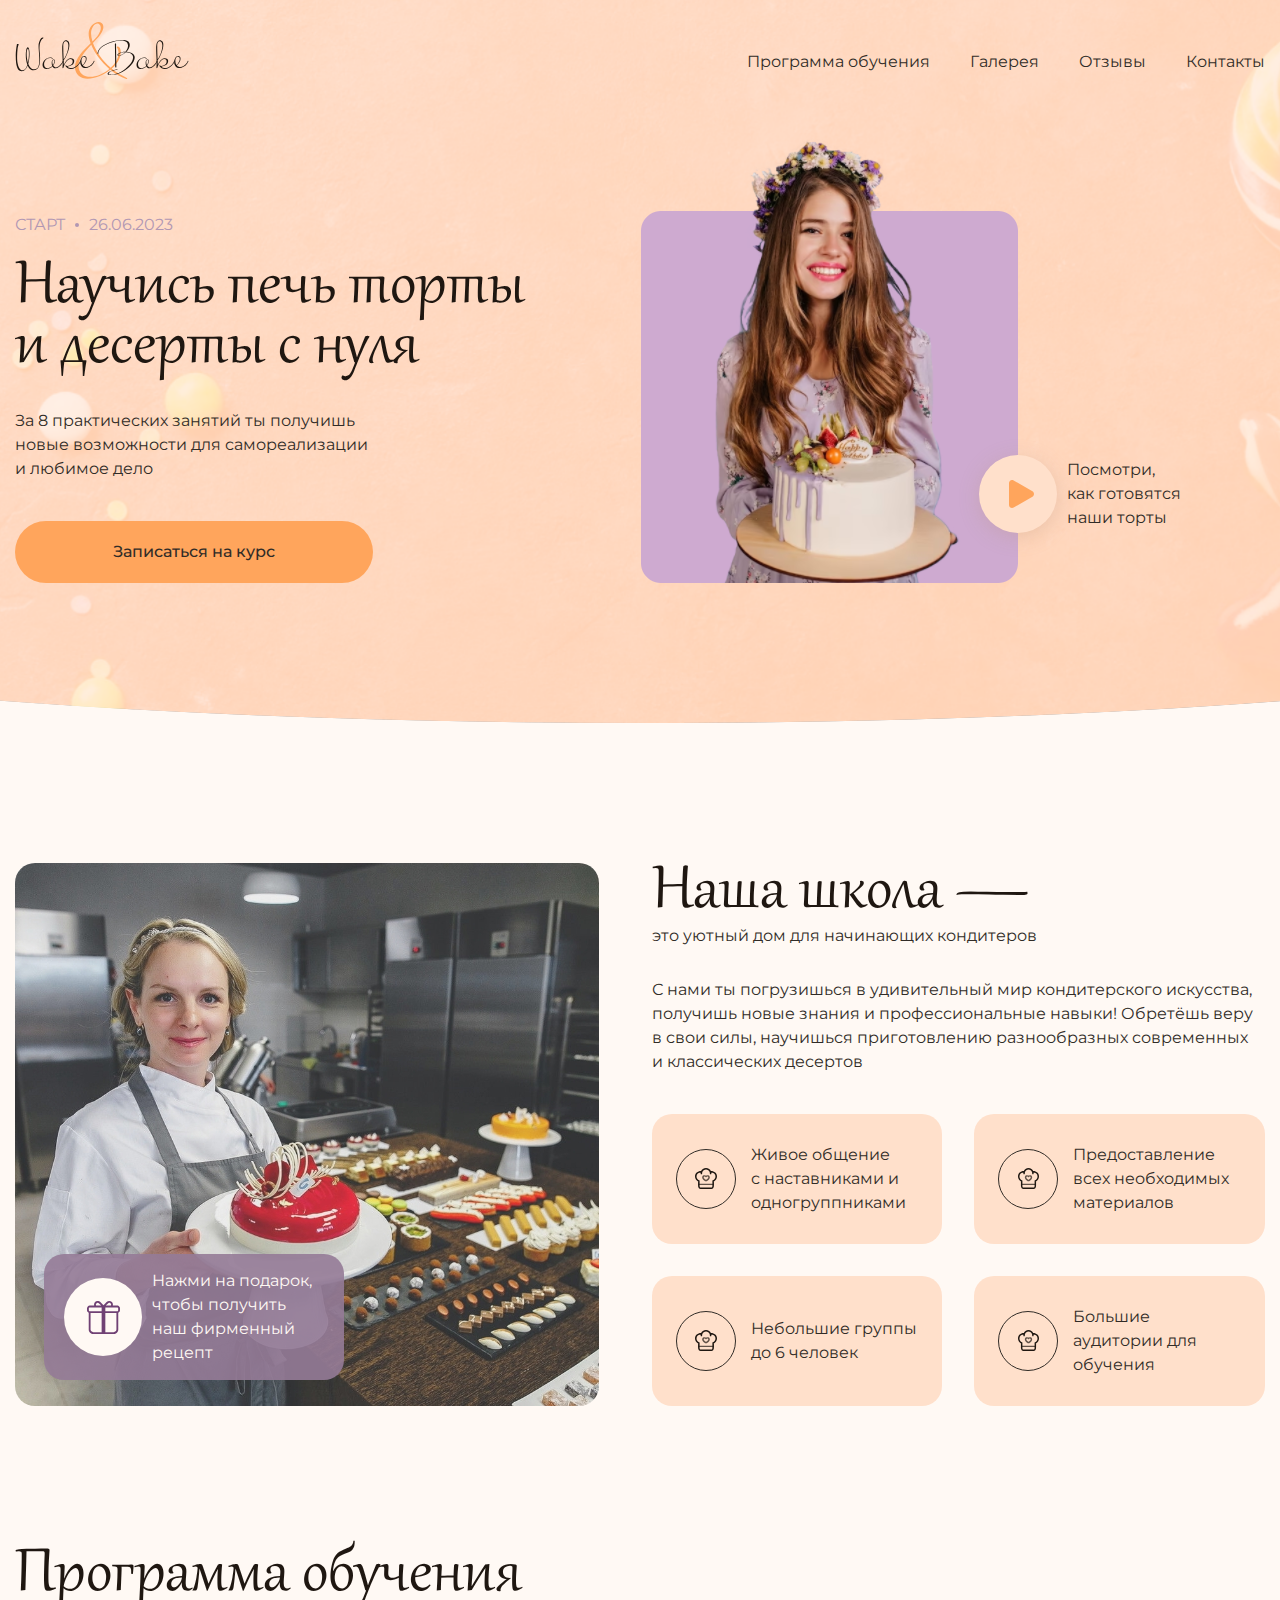
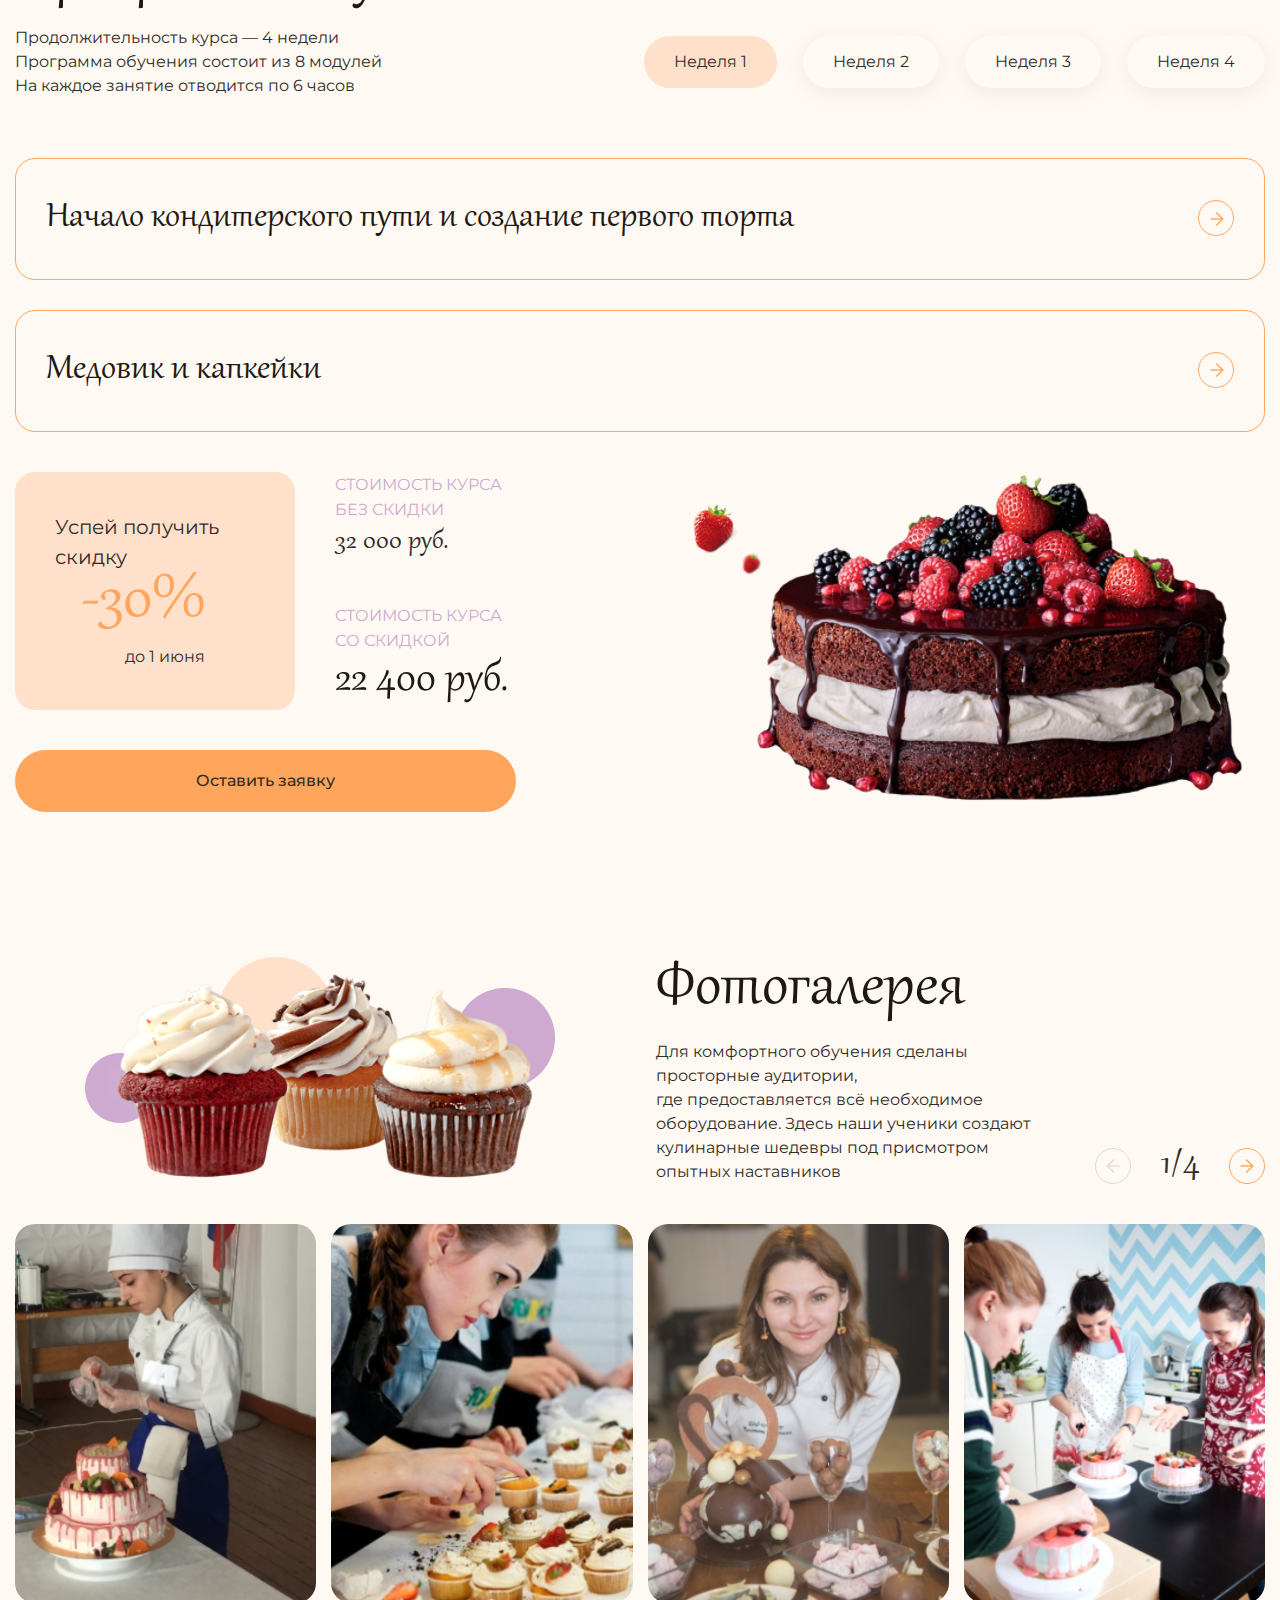
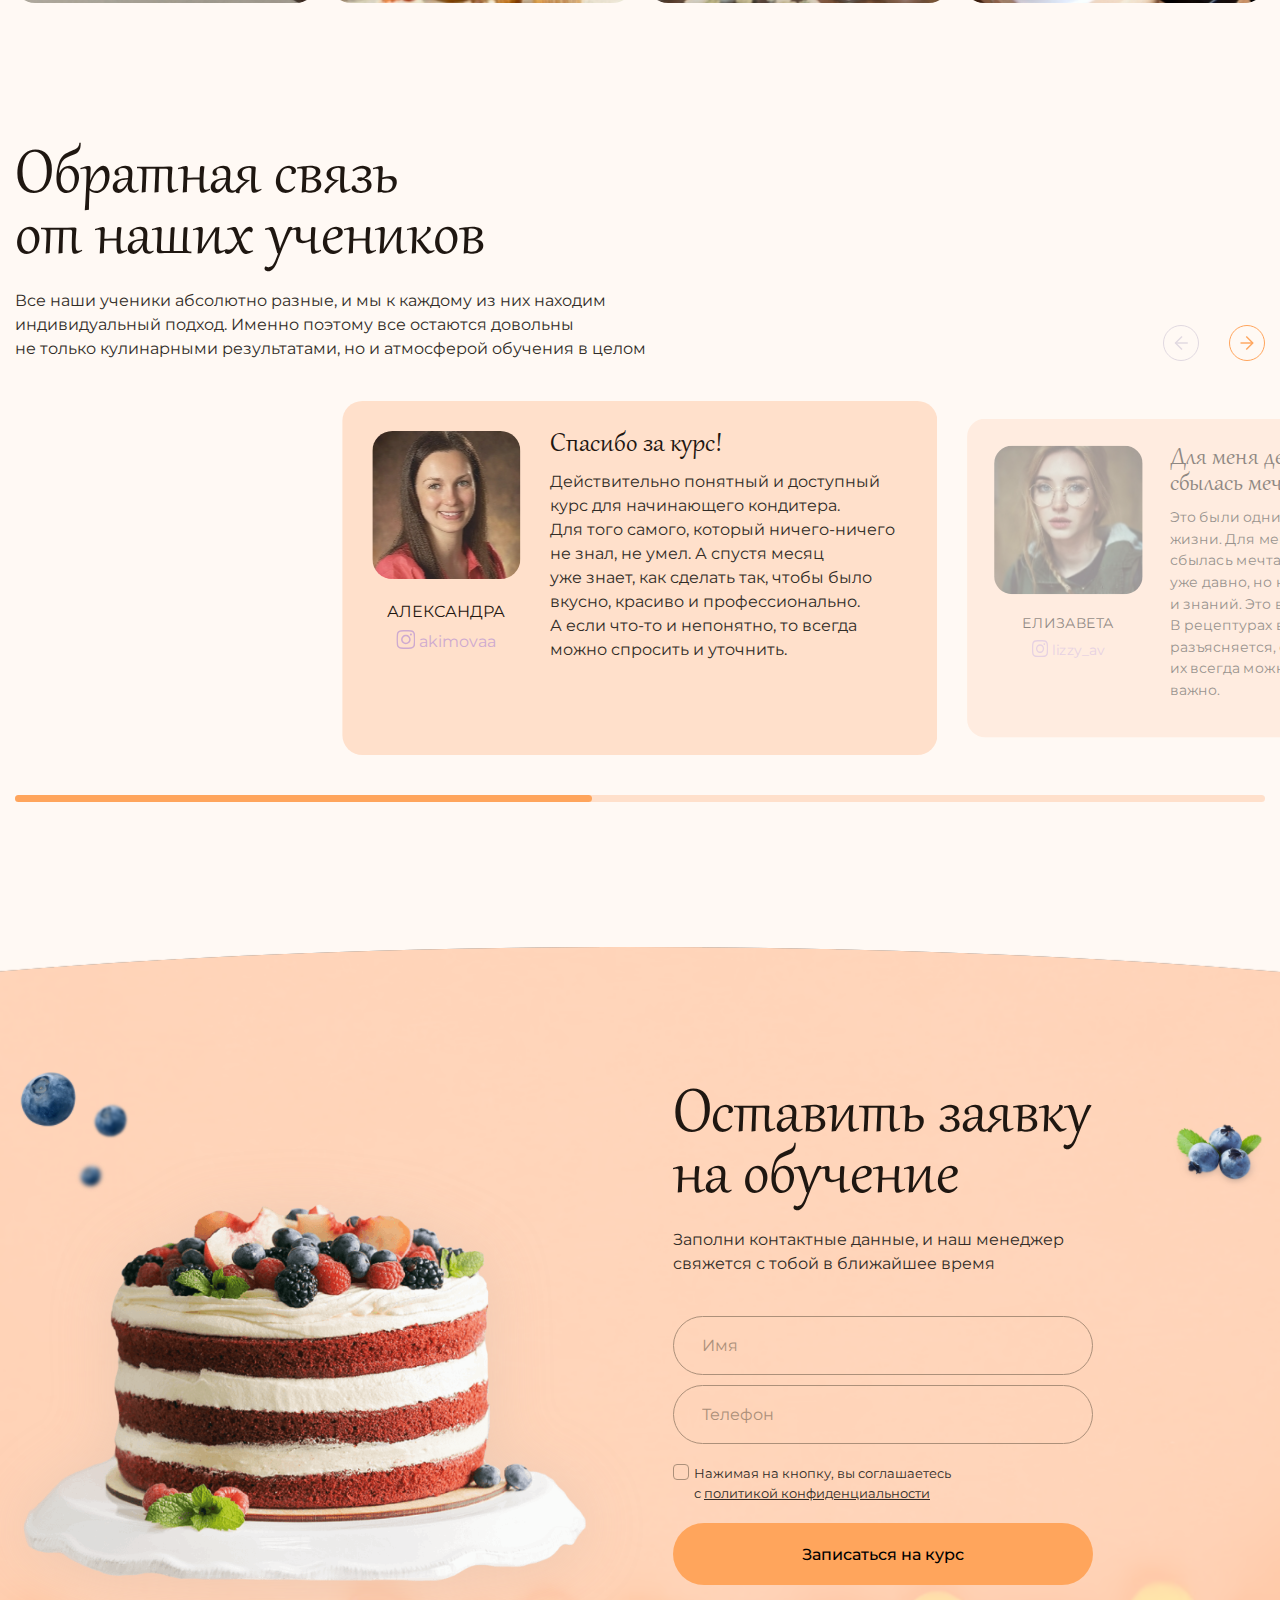
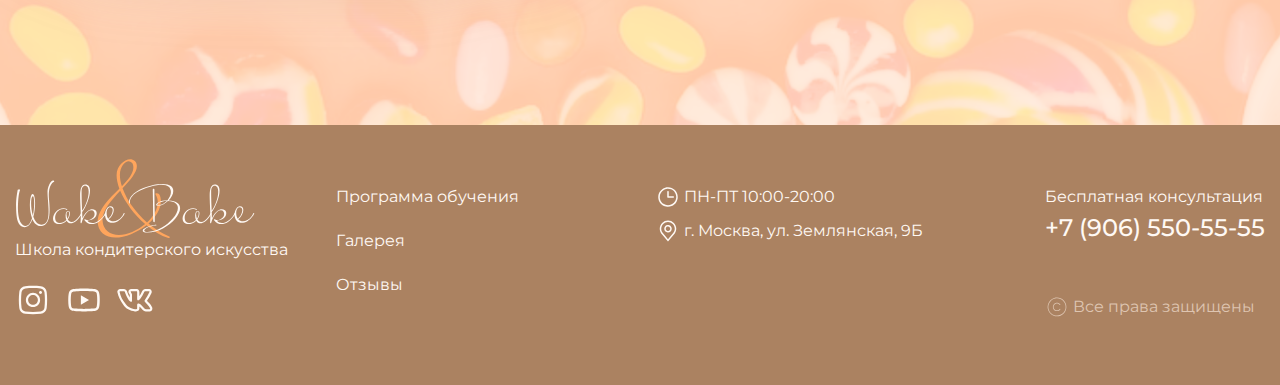
<file: wake-bake/index.html>
<!DOCTYPE html>
<html lang="ru">

<head>
    <meta charset="UTF-8">
    <meta http-equiv="X-UA-Compatible" content="IE=edge">
    <meta name="viewport" content="width=device-width, initial-scale=1.0">
    <title>Wake & Bake</title>
    <link rel="shortcut icon" href="./img/icons/logos/logo-light.svg" type="image/x-icon">
    <!-- <link rel="stylesheet" href="./css/fonts.css">
    <link rel="stylesheet" href="./css/reset.css"> -->
    <link rel="stylesheet" href="./css/swiper-bundle.min.css">
    <link rel="stylesheet" href="./css/style.css">
</head>

<body class="body">
    <div class="wrapper">
        <header class="header">
            <div class="header__top">
                <div class="conteiner">
                    <div class="header__top-inner">
                        <a class="header__logo" href="/"> <!-- слэш ведёт сам на себя -->
                            <img src="./img/icons/logos/logo-dark.svg" alt="Логотип компании Wake Bake">
                        </a>
                        <nav class="nav">
                            <ul class="nav__list">
                                <li class="nav__item">
                                    <a href="#program" class="nav__link">
                                        Программа обучения
                                    </a>
                                </li>
                                <li class="nav__item">
                                    <a href="#gallery" class="nav__link">
                                        Галерея
                                    </a>
                                </li>
                                <li class="nav__item">
                                    <a href="#testimonials" class="nav__link">
                                        Отзывы
                                    </a>
                                </li>
                                <li class="nav__item">
                                    <a href="#contact" class="nav__link">
                                        Контакты
                                    </a>
                                </li>
                            </ul>
                        </nav>
                        <a class="burger-icon" href="#">
                            <span></span>
                        </a>
                    </div>
                </div>
            </div>
            <section class="header__hero hero">
                <div class="conteiner">
                    <div class="hero__inner">
                        <div class="hero__content">
                            <div class="hero__info">
                                <span>Старт</span>
                                <span>26.06.2023</span>
                            </div>
                            <h1 class="hero__title title">Научись печь торты и десерты с нуля
                            </h1>
                            <p class="hero__text">За 8 практических занятий ты получишь новые возможности
                                для самореализации и любимое дело
                            </p>

                            <div class="hero__img-control hero__img-control--moile">
                                <a class="hero__img-button" data-fslightbox href="./video/park.mp4">
                                    <img src="./img/icons/play.svg" alt="">
                                </a>
                                Посмотри, как готовятся наши торты
                            </div>

                            <a href="#contact" class="hero__button button">Записаться на курс</a>
                        </div>
                        <div class="hero__img">
                            <img src="./img/content/girl.png" alt="Девушка с тортом в руках">
                            <div class="hero__img-control">
                                <a class="hero__img-button" data-fslightbox="video" href="./video/cake.mp4">
                                    <img src="./img/icons/play.svg" alt="">
                                </a>
                                Посмотри, как готовятся наши торты
                            </div>
                        </div>
                    </div>
                </div>
            </section>
        </header>

        <main class="main">
            <section class="main__about about">
                <div class="conteiner">
                    <div class="about__inner">
                        <div class="about__img">
                            <img src="./img/content/girl-2.jpeg" alt="Девушка с тортом в руках">
                            <div class="about__img-control">
                                <a class="about__img-button" href="#">
                                    <img src="./img/icons/gift.svg" alt="">
                                </a>
                                Нажми на подарок, чтобы получить наш фирменный рецепт
                            </div>
                        </div>
                        <div class="about__body">
                            <div class="about__heading">
                                <h2 class="about__title title">
                                    Наша школа —
                                </h2>
                                <p class="about__title-text">
                                    это уютный дом для начинающих кондитеров
                                </p>
                            </div>
                            <p class="about__text">
                                С нами ты погрузишься в удивительный мир кондитерского искусства, получишь новые знания
                                и профессиональные навыки! Обретёшь веру в свои силы, научишься приготовлению
                                разнообразных современных и классических десертов
                            </p>
                        </div>
                        <ul class="about__grid">
                            <li class="about__grid-item">
                                <div class="about__grid-img">
                                    <img src="./img/icons/hat-2.svg" alt="">
                                </div>
                                <p class="about__grid-text">
                                    Живое общение с наставниками и одногруппниками
                                </p>
                            </li>
                            <li class="about__grid-item">
                                <div class="about__grid-img">
                                    <img src="./img/icons/hat-2.svg" alt="">
                                </div>
                                <p class="about__grid-text">
                                    Предоставление всех необходимых материалов
                                </p>
                            </li>
                            <li class="about__grid-item">
                                <div class="about__grid-img">
                                    <img src="./img/icons/hat-2.svg" alt="">
                                </div>
                                <p class="about__grid-text">
                                    Небольшие группы до 6 человек
                                </p>
                            </li>
                            <li class="about__grid-item">
                                <div class="about__grid-img">
                                    <img src="./img/icons/hat-2.svg" alt="">
                                </div>
                                <p class="about__grid-text">
                                    Большие аудитории для обучения
                                </p>
                            </li>
                        </ul>
                    </div>
                </div>
            </section>

            <section class="main__program program" id="program">
                <div class="conteiner">
                    <h2 class="program__title title">
                        Программа обучения
                    </h2>
                    <div class="program__top">
                        <p class="program__text">
                            Продолжительность курса — 4 недели
                            <br>
                            Программа обучения состоит из 8 модулей
                            <br>
                            На каждое занятие отводится по 6 часов
                        </p>
                        <ul class="tab-controls">
                            <li class="tab-controls__item">
                                <a href="#tab1" class="tab-controls__link tab-controls__link--active">Неделя 1</a>
                                <!-- Всегда должен быть вписан модификатор, чтобы работал код, при открытии страницы один таб будет всегда открыт -->
                            </li>
                            <li class="tab-controls__item">
                                <a href="#tab2" class="tab-controls__link">Неделя 2</a>
                            </li>
                            <li class="tab-controls__item">
                                <a href="#tab3" class="tab-controls__link">Неделя 3</a>
                            </li>
                            <li class="tab-controls__item">
                                <a href="#tab4" class="tab-controls__link">Неделя 4</a>
                            </li>
                        </ul>
                    </div>
                    <div class="program__tab-content tab-content tab-content--show" id="tab1">
                        <!-- Всегда должен быть вписан модификатор, чтобы работал код, при открытии страницы один таб будет всегда открыт -->
                        <ul class="accordion-list">
                            <li class="accordion-list__item">
                                <a class="accordion-list__control" href="#">
                                    <h3 class="accordion-list__control-title">Начало кондитерского пути и создание
                                        первого торта</h3>
                                    <div class="accordion-list__control-icon">
                                        <svg width="14" height="14" viewBox="0 0 14 14" fill="none"
                                            xmlns="http://www.w3.org/2000/svg">
                                            <path
                                                d="M5.77607 12.9756L11.7521 6.99962L5.77607 1.02363L6.78407 0.0156247L13.7681 6.99962L6.78407 13.9836L5.77607 12.9756Z"
                                                fill="#FFA55C" />
                                            <path
                                                d="M12.7598 6.28027L12.7598 7.72027L0.519766 7.72027L0.519766 6.28027L12.7598 6.28027Z"
                                                fill="#FFA55C" />
                                        </svg>
                                    </div>
                                </a>
                                <div class="accordion-list__content">
                                    <div class="accordion-content">
                                        <div class="accordion-content__col">
                                            <h6 class="accordion-content__title">
                                                Теория:
                                            </h6>
                                            <ul class="accordion-content__list">
                                                <li class="accordion-content__item">
                                                    <div class="accordion-content__icon">
                                                        <img src="./img/icons/hat-1.svg" alt="">
                                                    </div>
                                                    Организация рабочего места
                                                </li>
                                                <li class="accordion-content__item">
                                                    <div class="accordion-content__icon">
                                                        <img src="./img/icons/hat-1.svg" alt="">
                                                    </div>
                                                    Подготовка необходимого инвентаря
                                                </li>
                                                <li class="accordion-content__item">
                                                    <div class="accordion-content__icon">
                                                        <img src="./img/icons/hat-1.svg" alt="">
                                                    </div>
                                                    Выбор необходимых продуктов
                                                </li>
                                                <li class="accordion-content__item">
                                                    <div class="accordion-content__icon">
                                                        <img src="./img/icons/hat-1.svg" alt="">
                                                    </div>
                                                    Советы по закупке необходимых продуктов и инвентаря
                                                </li>
                                                <li class="accordion-content__item">
                                                    <div class="accordion-content__icon">
                                                        <img src="./img/icons/hat-1.svg" alt="">
                                                    </div>
                                                    Обзор хранения и заготовки сырья
                                                </li>
                                            </ul>
                                        </div>

                                        <div class="accordion-content__col">
                                            <h6 class="accordion-content__title">
                                                Практика:
                                            </h6>
                                            <p class="accordion-content__text">
                                                Испечёшь морковный торт с солёной карамелью
                                            </p>
                                        </div>
                                    </div>
                                </div>
                            </li>

                            <li class="accordion-list__item">
                                <a class="accordion-list__control" href="#">
                                    <h3 class="accordion-list__control-title">Медовик и капкейки</h3>
                                    <div class="accordion-list__control-icon">
                                        <svg width="14" height="14" viewBox="0 0 14 14" fill="none"
                                            xmlns="http://www.w3.org/2000/svg">
                                            <path
                                                d="M5.77607 12.9756L11.7521 6.99962L5.77607 1.02363L6.78407 0.0156247L13.7681 6.99962L6.78407 13.9836L5.77607 12.9756Z"
                                                fill="#FFA55C" />
                                            <path
                                                d="M12.7598 6.28027L12.7598 7.72027L0.519766 7.72027L0.519766 6.28027L12.7598 6.28027Z"
                                                fill="#FFA55C" />
                                        </svg>
                                    </div>
                                </a>
                                <div class="accordion-list__content">
                                    <div class="accordion-content">
                                        <div class="accordion-content__col">
                                            <h6 class="accordion-content__title">
                                                Теория:
                                            </h6>
                                            <ul class="accordion-content__list">
                                                <li class="accordion-content__item">
                                                    <div class="accordion-content__icon">
                                                        <img src="./img/icons/hat-1.svg" alt="">
                                                    </div>
                                                    Приготовление и украшение капкейков
                                                </li>
                                                <li class="accordion-content__item">
                                                    <div class="accordion-content__icon">
                                                        <img src="./img/icons/hat-1.svg" alt="">
                                                    </div>
                                                    Изготовление крема и конфи
                                                </li>
                                                <li class="accordion-content__item">
                                                    <div class="accordion-content__icon">
                                                        <img src="./img/icons/hat-1.svg" alt="">
                                                    </div>
                                                    Приготовление медовых коржей для торта
                                                </li>
                                                <li class="accordion-content__item">
                                                    <div class="accordion-content__icon">
                                                        <img src="./img/icons/hat-1.svg" alt="">
                                                    </div>
                                                    Пропитка коржей и сборка торта
                                                </li>
                                            </ul>
                                        </div>

                                        <div class="accordion-content__col">
                                            <h6 class="accordion-content__title">
                                                Практика:
                                            </h6>
                                            <p class="accordion-content__text">
                                                Испечёшь капкейки, приготовишь крем и конфи, а также сделаешь своё
                                                первое пирожное — медовик
                                            </p>
                                        </div>
                                    </div>
                                </div>
                            </li>
                        </ul>
                    </div>

                    <div class="program__tab-content tab-content" id="tab2">
                        <ul class="accordion-list">
                            <li class="accordion-list__item">
                                <a class="accordion-list__control" href="#">
                                    <h3 class="accordion-list__control-title">Песочное тесто и чизкейк</h3>
                                    <div class="accordion-list__control-icon">
                                        <svg width="14" height="14" viewBox="0 0 14 14" fill="none"
                                            xmlns="http://www.w3.org/2000/svg">
                                            <path
                                                d="M5.77607 12.9756L11.7521 6.99962L5.77607 1.02363L6.78407 0.0156247L13.7681 6.99962L6.78407 13.9836L5.77607 12.9756Z"
                                                fill="#FFA55C" />
                                            <path
                                                d="M12.7598 6.28027L12.7598 7.72027L0.519766 7.72027L0.519766 6.28027L12.7598 6.28027Z"
                                                fill="#FFA55C" />
                                        </svg>
                                    </div>
                                </a>
                                <div class="accordion-list__content">
                                    <div class="accordion-content">
                                        <div class="accordion-content__col">
                                            <h6 class="accordion-content__title">
                                                Теория:
                                            </h6>
                                            <ul class="accordion-content__list">
                                                <li class="accordion-content__item">
                                                    <div class="accordion-content__icon">
                                                        <img src="./img/icons/hat-1.svg" alt="">
                                                    </div>
                                                    Приготовление песочного теста
                                                </li>
                                                <li class="accordion-content__item">
                                                    <div class="accordion-content__icon">
                                                        <img src="./img/icons/hat-1.svg" alt="">
                                                    </div>
                                                    Тонкости в приготовлении меренги
                                                </li>
                                                <li class="accordion-content__item">
                                                    <div class="accordion-content__icon">
                                                        <img src="./img/icons/hat-1.svg" alt="">
                                                    </div>
                                                    Изготовление заварного крема
                                                </li>
                                                <li class="accordion-content__item">
                                                    <div class="accordion-content__icon">
                                                        <img src="./img/icons/hat-1.svg" alt="">
                                                    </div>
                                                    Выпечка тарталеток
                                                </li>
                                                <li class="accordion-content__item">
                                                    <div class="accordion-content__icon">
                                                        <img src="./img/icons/hat-1.svg" alt="">
                                                    </div>
                                                    Приготовление нежного чизкейка
                                                </li>
                                            </ul>
                                        </div>

                                        <div class="accordion-content__col">
                                            <h6 class="accordion-content__title">
                                                Практика:
                                            </h6>
                                            <p class="accordion-content__text">
                                                Приготовишь меренги, сделаешь заварной крем для тарталеток и испечёшь
                                                свой первый чизкейк
                                            </p>
                                        </div>
                                    </div>
                                </div>
                            </li>

                            <li class="accordion-list__item">
                                <a class="accordion-list__control" href="#">
                                    <h3 class="accordion-list__control-title">Бисквиты</h3>
                                    <div class="accordion-list__control-icon">
                                        <svg width="14" height="14" viewBox="0 0 14 14" fill="none"
                                            xmlns="http://www.w3.org/2000/svg">
                                            <path
                                                d="M5.77607 12.9756L11.7521 6.99962L5.77607 1.02363L6.78407 0.0156247L13.7681 6.99962L6.78407 13.9836L5.77607 12.9756Z"
                                                fill="#FFA55C" />
                                            <path
                                                d="M12.7598 6.28027L12.7598 7.72027L0.519766 7.72027L0.519766 6.28027L12.7598 6.28027Z"
                                                fill="#FFA55C" />
                                        </svg>
                                    </div>
                                </a>
                                <div class="accordion-list__content">
                                    <div class="accordion-content">
                                        <div class="accordion-content__col">
                                            <h6 class="accordion-content__title">
                                                Теория:
                                            </h6>
                                            <ul class="accordion-content__list">
                                                <li class="accordion-content__item">
                                                    <div class="accordion-content__icon">
                                                        <img src="./img/icons/hat-1.svg" alt="">
                                                    </div>
                                                    Тонкости выпечки бисквитов
                                                </li>
                                                <li class="accordion-content__item">
                                                    <div class="accordion-content__icon">
                                                        <img src="./img/icons/hat-1.svg" alt="">
                                                    </div>
                                                    Приготовление ванильного бисквита
                                                </li>
                                                <li class="accordion-content__item">
                                                    <div class="accordion-content__icon">
                                                        <img src="./img/icons/hat-1.svg" alt="">
                                                    </div>
                                                    Приготовление фисташкового бисквита
                                                </li>
                                                <li class="accordion-content__item">
                                                    <div class="accordion-content__icon">
                                                        <img src="./img/icons/hat-1.svg" alt="">
                                                    </div>
                                                    Приготовление шоколадного бисквита
                                                </li>
                                            </ul>
                                        </div>

                                        <div class="accordion-content__col">
                                            <h6 class="accordion-content__title">
                                                Практика:
                                            </h6>
                                            <p class="accordion-content__text">
                                                Отработаешь выпечку трёх бисквитов для будущих тортов
                                            </p>
                                        </div>
                                    </div>
                                </div>
                            </li>
                        </ul>
                    </div>

                    <div class="program__tab-content tab-content" id="tab3">
                        <ul class="accordion-list">
                            <li class="accordion-list__item">
                                <a class="accordion-list__control" href="#">
                                    <h3 class="accordion-list__control-title">Дрожжевое тесто</h3>
                                    <div class="accordion-list__control-icon">
                                        <svg width="14" height="14" viewBox="0 0 14 14" fill="none"
                                            xmlns="http://www.w3.org/2000/svg">
                                            <path
                                                d="M5.77607 12.9756L11.7521 6.99962L5.77607 1.02363L6.78407 0.0156247L13.7681 6.99962L6.78407 13.9836L5.77607 12.9756Z"
                                                fill="#FFA55C" />
                                            <path
                                                d="M12.7598 6.28027L12.7598 7.72027L0.519766 7.72027L0.519766 6.28027L12.7598 6.28027Z"
                                                fill="#FFA55C" />
                                        </svg>
                                    </div>
                                </a>
                                <div class="accordion-list__content">
                                    <div class="accordion-content">
                                        <div class="accordion-content__col">
                                            <h6 class="accordion-content__title">
                                                Теория:
                                            </h6>
                                            <ul class="accordion-content__list">
                                                <li class="accordion-content__item">
                                                    <div class="accordion-content__icon">
                                                        <img src="./img/icons/hat-1.svg" alt="">
                                                    </div>
                                                    Технология приготовления дрожжевого теста: тонкости и советы
                                                </li>
                                                <li class="accordion-content__item">
                                                    <div class="accordion-content__icon">
                                                        <img src="./img/icons/hat-1.svg" alt="">
                                                    </div>
                                                    Приготовление песочного теста
                                                </li>
                                                <li class="accordion-content__item">
                                                    <div class="accordion-content__icon">
                                                        <img src="./img/icons/hat-1.svg" alt="">
                                                    </div>
                                                    Рецептурные нюансы
                                                </li>
                                            </ul>
                                        </div>

                                        <div class="accordion-content__col">
                                            <h6 class="accordion-content__title">
                                                Практика:
                                            </h6>
                                            <p class="accordion-content__text">
                                                Приготовишь заготовку для торта
                                            </p>
                                        </div>
                                    </div>
                                </div>
                            </li>

                            <li class="accordion-list__item">
                                <a class="accordion-list__control" href="#">
                                    <h3 class="accordion-list__control-title">Работа с кремами</h3>
                                    <div class="accordion-list__control-icon">
                                        <svg width="14" height="14" viewBox="0 0 14 14" fill="none"
                                            xmlns="http://www.w3.org/2000/svg">
                                            <path
                                                d="M5.77607 12.9756L11.7521 6.99962L5.77607 1.02363L6.78407 0.0156247L13.7681 6.99962L6.78407 13.9836L5.77607 12.9756Z"
                                                fill="#FFA55C" />
                                            <path
                                                d="M12.7598 6.28027L12.7598 7.72027L0.519766 7.72027L0.519766 6.28027L12.7598 6.28027Z"
                                                fill="#FFA55C" />
                                        </svg>
                                    </div>
                                </a>
                                <div class="accordion-list__content">
                                    <div class="accordion-content">
                                        <div class="accordion-content__col">
                                            <h6 class="accordion-content__title">
                                                Теория:
                                            </h6>
                                            <ul class="accordion-content__list">
                                                <li class="accordion-content__item">
                                                    <div class="accordion-content__icon">
                                                        <img src="./img/icons/hat-1.svg" alt="">
                                                    </div>
                                                    Приготовление кремов: ганаши, кремю
                                                </li>
                                                <li class="accordion-content__item">
                                                    <div class="accordion-content__icon">
                                                        <img src="./img/icons/hat-1.svg" alt="">
                                                    </div>
                                                    Создание заварного теста
                                                </li>
                                                <li class="accordion-content__item">
                                                    <div class="accordion-content__icon">
                                                        <img src="./img/icons/hat-1.svg" alt="">
                                                    </div>
                                                    Приготовление профитролей и нескольких видов кремов
                                                </li>
                                            </ul>
                                        </div>

                                        <div class="accordion-content__col">
                                            <h6 class="accordion-content__title">
                                                Практика:
                                            </h6>
                                            <p class="accordion-content__text">
                                                Приготовишь профитроли и несколько видов кремов
                                            </p>
                                        </div>
                                    </div>
                                </div>
                            </li>
                        </ul>
                    </div>

                    <div class="program__tab-content tab-content" id="tab4">
                        <ul class="accordion-list">
                            <li class="accordion-list__item">
                                <a class="accordion-list__control" href="#">
                                    <h3 class="accordion-list__control-title">Mille-feuille, или Наполеон</h3>
                                    <div class="accordion-list__control-icon">
                                        <svg width="14" height="14" viewBox="0 0 14 14" fill="none"
                                            xmlns="http://www.w3.org/2000/svg">
                                            <path
                                                d="M5.77607 12.9756L11.7521 6.99962L5.77607 1.02363L6.78407 0.0156247L13.7681 6.99962L6.78407 13.9836L5.77607 12.9756Z"
                                                fill="#FFA55C" />
                                            <path
                                                d="M12.7598 6.28027L12.7598 7.72027L0.519766 7.72027L0.519766 6.28027L12.7598 6.28027Z"
                                                fill="#FFA55C" />
                                        </svg>
                                    </div>
                                </a>
                                <div class="accordion-list__content">
                                    <div class="accordion-content">
                                        <div class="accordion-content__col">
                                            <h6 class="accordion-content__title">
                                                Теория:
                                            </h6>
                                            <ul class="accordion-content__list">
                                                <li class="accordion-content__item">
                                                    <div class="accordion-content__icon">
                                                        <img src="./img/icons/hat-1.svg" alt="">
                                                    </div>
                                                    Приготовление слоёного теста
                                                </li>
                                                <li class="accordion-content__item">
                                                    <div class="accordion-content__icon">
                                                        <img src="./img/icons/hat-1.svg" alt="">
                                                    </div>
                                                    Рецептура и создание крема дипломат
                                                </li>
                                                <li class="accordion-content__item">
                                                    <div class="accordion-content__icon">
                                                        <img src="./img/icons/hat-1.svg" alt="">
                                                    </div>
                                                    Приготовление французского морковного десерта
                                                </li>
                                            </ul>
                                        </div>

                                        <div class="accordion-content__col">
                                            <h6 class="accordion-content__title">
                                                Практика:
                                            </h6>
                                            <p class="accordion-content__text">
                                                Испечёте торт «Наполеон» и приготовите необычный морковный десерт
                                            </p>
                                        </div>
                                    </div>
                                </div>
                            </li>

                            <li class="accordion-list__item">
                                <a class="accordion-list__control" href="#">
                                    <h3 class="accordion-list__control-title">Завершение курса</h3>
                                    <div class="accordion-list__control-icon">
                                        <svg width="14" height="14" viewBox="0 0 14 14" fill="none"
                                            xmlns="http://www.w3.org/2000/svg">
                                            <path
                                                d="M5.77607 12.9756L11.7521 6.99962L5.77607 1.02363L6.78407 0.0156247L13.7681 6.99962L6.78407 13.9836L5.77607 12.9756Z"
                                                fill="#FFA55C" />
                                            <path
                                                d="M12.7598 6.28027L12.7598 7.72027L0.519766 7.72027L0.519766 6.28027L12.7598 6.28027Z"
                                                fill="#FFA55C" />
                                        </svg>
                                    </div>
                                </a>
                                <div class="accordion-list__content">
                                    <div class="accordion-content">
                                        <div class="accordion-content__col">
                                            <h6 class="accordion-content__title">
                                                Теория:
                                            </h6>
                                            <ul class="accordion-content__list">
                                                <li class="accordion-content__item">
                                                    <div class="accordion-content__icon">
                                                        <img src="./img/icons/hat-1.svg" alt="">
                                                    </div>
                                                    Работа кондитера на заказ
                                                </li>
                                                <li class="accordion-content__item">
                                                    <div class="accordion-content__icon">
                                                        <img src="./img/icons/hat-1.svg" alt="">
                                                    </div>
                                                    Применение знаний о технологии выпечки к другим рецептам
                                                </li>
                                                <li class="accordion-content__item">
                                                    <div class="accordion-content__icon">
                                                        <img src="./img/icons/hat-1.svg" alt="">
                                                    </div>
                                                    Разработка собственных рецептов
                                                </li>
                                            </ul>
                                        </div>

                                        <div class="accordion-content__col">
                                            <h6 class="accordion-content__title">
                                                Практика:
                                            </h6>
                                            <p class="accordion-content__text">
                                                Самостоятельно, без наставника испечёте торт на ваш выбор
                                            </p>
                                        </div>
                                    </div>
                                </div>
                            </li>
                        </ul>
                    </div>

                    <div class="program__bottom">
                        <div class="proram__action">
                            <div class="program__discount">
                                Успей получить скидку
                                <div class="program__discount-value">
                                    -30%
                                </div>
                                <span>до 1 июня</span>
                            </div>
                            <div class="program__price">
                                <div class="program__price-text">
                                    Стоимость курса без скидки
                                </div>
                                <div class="program__price-value">
                                    32 000 руб.
                                </div>
                            </div>
                            <div class="program__price">
                                <div class="program__price-text">
                                    Стоимость курса со скидкой
                                </div>
                                <div class="program__price-value program__price-value--big">
                                    22 400 руб.
                                </div>
                            </div>
                            <a href="#contact" class="proram__button button">Оставить заявку</a>
                        </div>
                        <div class="program__img">
                            <img class="program__img" src="./img/decor/cake.png" alt="торт">
                        </div>
                    </div>
                </div>
            </section>

            <section class="main__gallary gallary" id="gallery">
                <div class="conteiner">
                    <div class="gallary__inner">
                        <div class="gallary__img">
                            <img src="./img/decor/cupcakes.png" alt="">
                            <!-- alt не заполняем, т.к. это декоративое изображение -->
                        </div>
                        <div class="gallary__content">
                            <div class="gallary__info">
                                <h2 class="gallary__title title">
                                    Фотогалерея
                                </h2>
                                <p class="gallary__text">
                                    Для комфортного обучения сделаны просторные аудитории, где предоставляется
                                    всё необходимое оборудование. Здесь наши ученики создают кулинарные шедевры
                                    под присмотром опытных наставников
                                </p>
                            </div>
                            <div class="gallary__nav">
                                <!-- navigation buttons -->
                                <button class="gallary__prev" type="button">
                                    <svg width="14" height="14" viewBox="0 0 14 14" fill="none"
                                        xmlns="http://www.w3.org/2000/svg">
                                        <path
                                            d="M8.51202 1.03707L2.53602 7.01307L8.51202 12.9891L7.50402 13.9971L0.52002 7.01307L7.50402 0.0290698L8.51202 1.03707Z"
                                            fill="#FFA55C" />
                                        <path d="M1.52783 7.7168L1.52783 6.2768L13.7678 6.2768V7.7168L1.52783 7.7168Z"
                                            fill="#FFA55C" />
                                    </svg>
                                </button>
                                <div class="gallary__pagination"></div>
                                <button class="gallary__next" type="button">
                                    <svg width="14" height="14" viewBox="0 0 14 14" fill="none"
                                        xmlns="http://www.w3.org/2000/svg">
                                        <path
                                            d="M5.77607 12.9756L11.7521 6.99962L5.77607 1.02363L6.78407 0.0156247L13.7681 6.99962L6.78407 13.9836L5.77607 12.9756Z"
                                            fill="#FFA55C" />
                                        <path
                                            d="M12.7598 6.28027L12.7598 7.72027L0.519766 7.72027L0.519766 6.28027L12.7598 6.28027Z"
                                            fill="#FFA55C" />
                                    </svg>
                                </button>
                            </div>
                        </div>
                    </div>
                    <div class="gallary__slider swiper">
                        <!-- Additional required wrapper -->
                        <div class="gallary__wraper swiper-wrapper">
                            <!-- Slides -->
                            <a class="gallary__slide swiper-slide" data-fslightbox="gallery"
                                href="./img/content/galery/1.jpeg">
                                <img src="./img/content/galery/1.jpeg" alt="девушка декорирует торт">
                            </a>
                            <a class="gallary__slide swiper-slide" data-fslightbox="gallery"
                                href="./img/content/galery/2.jpeg">
                                <img src="./img/content/galery/2.jpeg" alt="девушка декоирует капкейки">
                            </a>
                            <a class="gallary__slide swiper-slide" data-fslightbox="gallery"
                                href="./img/content/galery/3.jpeg">
                                <img src="./img/content/galery/3.jpeg" alt="девушка с шоколадным декором">
                            </a>
                            <a class="gallary__slide swiper-slide" data-fslightbox="gallery"
                                href="./img/content/galery/4.jpeg">
                                <img src="./img/content/galery/4.jpeg" alt="три девушки декорируют торты">
                            </a>
                            <a class="gallary__slide swiper-slide" data-fslightbox="gallery"
                                href="./img/content/galery/3.jpeg">
                                <img src="./img/content/galery/3.jpeg" alt="девушка с шоколадным декором">
                            </a>
                            <a class="gallary__slide swiper-slide" data-fslightbox="gallery"
                                href="./img/content/galery/4.jpeg">
                                <img src="./img/content/galery/4.jpeg" alt="три девушки декорируют торты">
                            </a>
                            <a class="gallary__slide swiper-slide" data-fslightbox="gallery"
                                href="./img/content/galery/3.jpeg">
                                <img src="./img/content/galery/3.jpeg" alt="девушка с шоколадным декором">
                            </a>
                        </div>

                    </div>
                </div>
            </section>

            <section class="main__testimonials testimonials" id="testimonials"> <!-- Отзывы -->
                <div class="conteiner">
                    <div class="testimonials__inner">
                        <div class="testimonials__info">
                            <h2 class="testimonials__title title">
                                Обратная связь от наших учеников
                            </h2>
                            <p class="testimonials__text">
                                Все наши ученики абсолютно разные, и мы к каждому из них находим индивидуальный подход.
                                Именно поэтому все остаются довольны не только кулинарными результатами, но и атмосферой
                                обучения в целом
                            </p>
                        </div>
                        <div class="testimonials__nav">
                            <!-- navigation buttons -->
                            <button class="testimonials__prev" type="button">
                                <svg width="14" height="14" viewBox="0 0 14 14" fill="none"
                                    xmlns="http://www.w3.org/2000/svg">
                                    <path
                                        d="M8.51202 1.03707L2.53602 7.01307L8.51202 12.9891L7.50402 13.9971L0.52002 7.01307L7.50402 0.0290698L8.51202 1.03707Z"
                                        fill="#FFA55C" />
                                    <path d="M1.52783 7.7168L1.52783 6.2768L13.7678 6.2768V7.7168L1.52783 7.7168Z"
                                        fill="#FFA55C" />
                                </svg>
                            </button>
                            <button class="testimonials__next" type="button">
                                <svg width="14" height="14" viewBox="0 0 14 14" fill="none"
                                    xmlns="http://www.w3.org/2000/svg">
                                    <path
                                        d="M5.77607 12.9756L11.7521 6.99962L5.77607 1.02363L6.78407 0.0156247L13.7681 6.99962L6.78407 13.9836L5.77607 12.9756Z"
                                        fill="#FFA55C" />
                                    <path
                                        d="M12.7598 6.28027L12.7598 7.72027L0.519766 7.72027L0.519766 6.28027L12.7598 6.28027Z"
                                        fill="#FFA55C" />
                                </svg>
                            </button>
                        </div>
                    </div>
                    <div class="testimonials__slider swiper">
                        <div class="testimonials__wrapper swiper-wrapper">
                            <div class="testimonials__slide swiper-slide">
                                <div class="testimonials__student">
                                    <div class="testimonials__sudent-img">
                                        <img src="./img/content/testimonials/1.jpeg" alt="Фото студента">
                                    </div>
                                    <div class="testimonials__student-name">Александра</div>
                                    <div class="testimonials__student-inst">
                                        <img src="./img/icons/socials/inst-2.svg" alt="">
                                        akimovaa
                                    </div>
                                </div>
                                <blockquote class="testimonials__quote">
                                    <span>
                                        Спасибо за курс!
                                    </span>
                                    Действительно понятный и доступный курс для начинающего кондитера. Для того самого,
                                    который ничего-ничего не знал, не умел. А спустя месяц уже знает, как сделать так,
                                    чтобы было вкусно, красиво и профессионально. А если что-то и непонятно, то всегда
                                    можно спросить и уточнить.
                                </blockquote>
                            </div>

                            <div class="testimonials__slide swiper-slide">
                                <div class="testimonials__student">
                                    <div class="testimonials__sudent-img">
                                        <img src="./img/content/testimonials/2.jpeg" alt="Фото студента">
                                    </div>
                                    <div class="testimonials__student-name">Елизавета</div>
                                    <div class="testimonials__student-inst">
                                        <img src="./img/icons/socials/inst-2.svg" alt="">
                                        lizzy_av
                                    </div>
                                </div>
                                <blockquote class="testimonials__quote">
                                    <span>
                                        Для меня действительно сбылась мечта!
                                    </span>
                                    Это были одни из лучших месяцев моей жизни. Для меня действительно сбылась мечта,
                                    к которой я шла уже давно, но не хватало опыта и знаний. Это все дала мне ваша
                                    школа. В рецептурах все довольно понятно разъясняется, если есть вопросы, их всегда
                                    можно задать, что не мало важно.
                                </blockquote>
                            </div>

                            <div class="testimonials__slide swiper-slide">
                                <div class="testimonials__student">
                                    <div class="testimonials__sudent-img">
                                        <img src="./img/content/testimonials/3.jpeg" alt="Фото студента">
                                    </div>
                                    <div class="testimonials__student-name">Игоь</div>
                                    <div class="testimonials__student-inst">
                                        <img src="./img/icons/socials/inst-2.svg" alt="">
                                        igor_sverlovskii
                                    </div>
                                </div>
                                <blockquote class="testimonials__quote">
                                    <span>
                                        Здесь я узнал много чего нового!
                                    </span>
                                    Спасибо большое Wake & Bake за такой курс! Здесь я узнал много чего нового для меня!
                                    Курс очень хороший, захватывает самые актуальные темы для кондитера! Мне понравилось
                                    что всегда была поддержка не только со стороны куратора
                                    но и таких же учеников-кондитеров как и я. Мне прям аж будет не хватать всего этого.
                                </blockquote>
                            </div>

                            <div class="testimonials__slide swiper-slide">
                                <div class="testimonials__student">
                                    <div class="testimonials__sudent-img">
                                        <img src="./img/content/testimonials/2.jpeg" alt="Фото студента">
                                    </div>
                                    <div class="testimonials__student-name">Елизавета</div>
                                    <div class="testimonials__student-inst">
                                        <img src="./img/icons/socials/inst-2.svg" alt="">
                                        lizzy_av
                                    </div>
                                </div>
                                <blockquote class="testimonials__quote">
                                    <span>
                                        Для меня действительно сбылась мечта!
                                    </span>
                                    Это были одни из лучших месяцев моей жизни. Для меня действительно сбылась мечта,
                                    к которой я шла уже давно, но не хватало опыта и знаний. Это все дала мне ваша
                                    школа. В рецептурах все довольно понятно разъясняется, если есть вопросы, их всегда
                                    можно задать, что не мало важно.
                                </blockquote>
                            </div>
                        </div>
                        <div class="testimonials__scrollbar swiper-scrollbar"></div>
                    </div>
                </div>
            </section>

            <section class="contact">
                <div class="conteiner">
                    <div class="contact__inner" id="contact">
                        <div class="contact__img">
                            <img src="./img/decor/cake-2.png" alt="">
                        </div>
                        <div class="contact__body">
                            <h2 class="contact__title title">
                                Оставить заявку на обучение
                            </h2>
                            <p class="contact__text">
                                Заполни контактные данные, и наш менеджер свяжется с тобой в ближайшее время
                            </p>
                            <form class="contact__form">
                                <label class="field  contact__label">
                                    <input class="field__input" type="text" placeholder="Имя">
                                    <span>Введите имя</span>
                                </label>
                                <input class="contact__input" type="tel" placeholder="Телефон">
                                <label class="contact__check-label">
                                    <input type="checkbox" class="contact__checkbox">
                                    <span>
                                        Нажимая на кнопку, вы соглашаетесь с <a href="#" target="_blank">политикой
                                            конфиденциальности</a>
                                    </span>
                                </label>
                                <button class="button" type="submit">Записаться на курс</button>
                            </form>
                        </div>
                    </div>
                </div>
            </section>

        </main>

        <footer class="footer">
            <div class="conteiner">
                <div class="footer__inner">
                    <div class="footer__col">
                        <a class="footer__logo" href="/">
                            <img src="./img/icons/logos/logo-light.svg" alt="Логотип компании Wake Bake">
                        </a>
                        <P class="footer__logo-text">Школа кондитерского искусства</P>
                        <address class="socials">
                            <ul class="socials__list">
                                <li class="socials__item">
                                    <a href="#" class="socials__link">
                                        <svg width="36.000000" height="36.000000" viewBox="0 0 36 36" fill="none"
                                            xmlns="http://www.w3.org/2000/svg"
                                            xmlns:xlink="http://www.w3.org/1999/xlink">
                                            <desc>
                                                Created with Pixso.
                                            </desc>
                                            <defs>
                                                <clipPath id="clip60_605">
                                                    <rect id="basil:instagram-outline" width="36.000000"
                                                        height="36.000000" fill="white" fill-opacity="0" />
                                                </clipPath>
                                            </defs>
                                            <rect id="basil:instagram-outline" width="36.000000" height="36.000000"
                                                fill="#FFFFFF" fill-opacity="0" />
                                            <g clip-path="url(#clip60_605)">
                                                <path id="Vector"
                                                    d="M24 10.5C24 10.1 24.15 9.72 24.43 9.43C24.72 9.15 25.1 9 25.5 9C25.89 9 26.27 9.15 26.56 9.43C26.84 9.72 27 10.1 27 10.5C27 10.89 26.84 11.27 26.56 11.56C26.27 11.84 25.89 12 25.5 12C25.1 12 24.72 11.84 24.43 11.56C24.15 11.27 24 10.89 24 10.5Z"
                                                    fill="#FFF9F4" fill-opacity="1.000000" fill-rule="nonzero" />
                                                <path id="Vector"
                                                    d="M18 10.87C16.11 10.87 14.29 11.62 12.96 12.96C11.62 14.29 10.87 16.11 10.87 18C10.87 19.88 11.62 21.7 12.96 23.03C14.29 24.37 16.11 25.12 18 25.12C19.88 25.12 21.7 24.37 23.03 23.03C24.37 21.7 25.12 19.88 25.12 18C25.12 16.11 24.37 14.29 23.03 12.96C21.7 11.62 19.88 10.87 18 10.87ZM13.12 18C13.12 16.7 13.63 15.46 14.55 14.55C15.46 13.63 16.7 13.12 18 13.12C19.29 13.12 20.53 13.63 21.44 14.55C22.36 15.46 22.87 16.7 22.87 18C22.87 19.29 22.36 20.53 21.44 21.44C20.53 22.36 19.29 22.87 18 22.87C16.7 22.87 15.46 22.36 14.55 21.44C13.63 20.53 13.12 19.29 13.12 18Z"
                                                    fill="#FFF9F4" fill-opacity="1.000000" fill-rule="evenodd" />
                                                <path id="Vector"
                                                    d="M25.88 4.24C20.64 3.66 15.35 3.66 10.11 4.24C7.09 4.58 4.65 6.96 4.3 9.99C3.68 15.31 3.68 20.68 4.3 26C4.65 29.03 7.09 31.41 10.11 31.74C15.35 32.33 20.64 32.33 25.88 31.74C28.9 31.41 31.34 29.03 31.69 26C32.31 20.68 32.31 15.31 31.69 9.99C31.34 6.96 28.9 4.58 25.88 4.24ZM10.36 6.48C15.43 5.92 20.56 5.92 25.63 6.48C27.63 6.7 29.23 8.28 29.46 10.25C30.06 15.4 30.06 20.59 29.46 25.73C29.34 26.7 28.89 27.6 28.2 28.29C27.51 28.97 26.6 29.4 25.63 29.51C20.56 30.07 15.43 30.07 10.36 29.51C9.39 29.4 8.48 28.97 7.79 28.29C7.1 27.6 6.65 26.7 6.53 25.73C5.93 20.59 5.93 15.4 6.53 10.25C6.65 9.29 7.1 8.39 7.79 7.7C8.48 7.02 9.39 6.59 10.36 6.48Z"
                                                    fill="#FFF9F4" fill-opacity="1.000000" fill-rule="evenodd" />
                                            </g>
                                        </svg>
                                    </a>
                                </li>
                                <li class="socials__item">
                                    <a href="#" class="socials__link">
                                        <svg width="36.000000" height="36.000000" viewBox="0 0 36 36" fill="none"
                                            xmlns="http://www.w3.org/2000/svg"
                                            xmlns:xlink="http://www.w3.org/1999/xlink">
                                            <desc>
                                                Created with Pixso.
                                            </desc>
                                            <defs>
                                                <clipPath id="clip60_609">
                                                    <rect id="ant-design:youtube-outlined" width="36.000000"
                                                        height="36.000000" fill="white" fill-opacity="0" />
                                                </clipPath>
                                            </defs>
                                            <rect id="ant-design:youtube-outlined" width="36.000000" height="36.000000"
                                                fill="#FFFFFF" fill-opacity="0" />
                                            <g clip-path="url(#clip60_609)">
                                                <path id="Vector"
                                                    d="M33.75 17.9C33.75 17.82 33.75 17.73 33.74 17.63C33.74 17.34 33.73 17.03 33.72 16.68C33.7 15.7 33.65 14.73 33.57 13.8C33.46 12.54 33.31 11.48 33.1 10.68C32.88 9.85 32.44 9.1 31.83 8.49C31.23 7.88 30.47 7.44 29.64 7.22C28.65 6.95 26.7 6.79 23.96 6.69C22.65 6.64 21.26 6.6 19.86 6.59C19.37 6.58 18.92 6.58 18.51 6.57L17.48 6.57C17.07 6.58 16.62 6.58 16.13 6.59C14.73 6.6 13.34 6.64 12.03 6.69C9.29 6.79 7.34 6.96 6.35 7.22C5.52 7.44 4.76 7.88 4.16 8.49C3.55 9.1 3.11 9.85 2.89 10.68C2.68 11.48 2.53 12.54 2.42 13.8C2.34 14.73 2.29 15.7 2.27 16.68C2.26 17.03 2.25 17.34 2.25 17.63C2.25 17.73 2.25 17.82 2.25 17.9L2.25 18.09C2.25 18.17 2.25 18.26 2.25 18.36C2.25 18.65 2.26 18.97 2.27 19.31C2.29 20.29 2.34 21.26 2.42 22.19C2.53 23.46 2.68 24.51 2.89 25.31C3.34 26.99 4.66 28.32 6.35 28.77C7.34 29.04 9.29 29.2 12.03 29.31C13.34 29.35 14.73 29.39 16.13 29.4C16.62 29.41 17.07 29.41 17.48 29.42L18.51 29.42C18.92 29.41 19.37 29.41 19.86 29.4C21.26 29.39 22.65 29.35 23.96 29.31C26.7 29.2 28.65 29.03 29.64 28.77C31.33 28.32 32.65 27 33.1 25.31C33.31 24.51 33.46 23.46 33.57 22.19C33.65 21.26 33.7 20.29 33.72 19.31C33.73 18.97 33.74 18.65 33.74 18.36C33.74 18.26 33.75 18.17 33.75 18.09L33.75 17.9ZM31.21 18.08C31.21 18.15 31.21 18.23 31.21 18.33C31.21 18.6 31.2 18.91 31.19 19.23C31.17 20.17 31.12 21.1 31.05 21.97C30.95 23.1 30.82 24.03 30.65 24.65C30.43 25.47 29.79 26.11 28.98 26.32C28.25 26.52 26.39 26.68 23.86 26.77C22.58 26.82 21.2 26.85 19.83 26.87C19.35 26.88 18.9 26.88 18.5 26.88L17.49 26.88L16.16 26.87C14.79 26.85 13.41 26.82 12.13 26.77C9.6 26.68 7.74 26.52 7.01 26.32C6.2 26.11 5.56 25.47 5.34 24.65C5.17 24.03 5.04 23.1 4.94 21.97C4.87 21.1 4.83 20.17 4.8 19.23C4.79 18.91 4.78 18.6 4.78 18.33C4.78 18.23 4.78 18.15 4.78 18.08L4.78 17.91C4.78 17.84 4.78 17.76 4.78 17.66C4.78 17.39 4.79 17.08 4.8 16.76C4.82 15.82 4.87 14.89 4.94 14.02C5.04 12.89 5.17 11.96 5.34 11.34C5.56 10.52 6.2 9.88 7.01 9.67C7.74 9.47 9.6 9.31 12.13 9.22C13.41 9.17 14.79 9.14 16.16 9.12C16.64 9.11 17.09 9.11 17.49 9.11L18.5 9.11L19.83 9.12C21.2 9.14 22.58 9.17 23.86 9.22C26.39 9.32 28.25 9.47 28.98 9.67C29.79 9.88 30.43 10.52 30.65 11.34C30.82 11.96 30.95 12.89 31.05 14.02C31.12 14.89 31.16 15.82 31.19 16.76C31.2 17.08 31.21 17.39 31.21 17.66C31.21 17.76 31.21 17.84 31.21 17.91L31.21 18.08ZM14.87 22.71L23.02 17.96L14.87 13.28L14.87 22.71Z"
                                                    fill="#FFF9F4" fill-opacity="1.000000" fill-rule="nonzero" />
                                            </g>
                                        </svg>
                                    </a>
                                </li>
                                <li class="socials__item">
                                    <a href="#" class="socials__link">
                                        <svg width="36.000000" height="36.000000" viewBox="0 0 36 36" fill="none"
                                            xmlns="http://www.w3.org/2000/svg"
                                            xmlns:xlink="http://www.w3.org/1999/xlink">
                                            <desc>
                                                Created with Pixso.
                                            </desc>
                                            <defs>
                                                <clipPath id="clip60_614">
                                                    <rect id="basil:vk-outline" width="36.000000" height="36.000000"
                                                        fill="white" fill-opacity="0" />
                                                </clipPath>
                                            </defs>
                                            <rect id="basil:vk-outline" width="36.000000" height="36.000000"
                                                fill="#FFFFFF" fill-opacity="0" />
                                            <g clip-path="url(#clip60_614)">
                                                <path id="Vector"
                                                    d="M35.1 25.29C34.29 23.65 33.21 22.15 31.92 20.85C31.49 20.36 31.03 19.89 30.56 19.44L30.5 19.38C30.33 19.21 30.16 19.04 29.98 18.86C31.75 16.41 33.27 13.77 34.5 11.01L34.55 10.9L34.58 10.78C34.75 10.24 34.93 9.2 34.27 8.26C33.59 7.3 32.5 7.12 31.76 7.12L28.39 7.12C27.69 7.09 26.99 7.28 26.4 7.67C25.81 8.06 25.36 8.63 25.11 9.29C24.38 11.01 23.47 12.66 22.4 14.19L22.4 10.24C22.4 9.73 22.35 8.88 21.8 8.16C21.15 7.3 20.2 7.12 19.54 7.12L14.2 7.12C13.5 7.11 12.82 7.36 12.3 7.83C11.79 8.3 11.47 8.95 11.42 9.65L11.42 9.71L11.42 9.78C11.42 10.51 11.7 11.05 11.93 11.38C12.04 11.54 12.15 11.67 12.22 11.76L12.23 11.78C12.31 11.87 12.36 11.94 12.41 12C12.54 12.18 12.73 12.46 12.78 13.17L12.78 15.38C11.71 13.58 10.83 11.67 10.15 9.69L10.14 9.66L10.13 9.62C9.95 9.15 9.65 8.45 9.07 7.92C8.38 7.3 7.57 7.12 6.84 7.12L3.42 7.12C2.67 7.12 1.77 7.3 1.1 8C0.44 8.7 0.37 9.54 0.37 9.98L0.37 10.18L0.41 10.37C1.36 14.77 3.31 18.89 6.11 22.4C7.4 24.42 9.13 26.11 11.19 27.34C13.25 28.56 15.57 29.28 17.95 29.44L18.01 29.44L18.08 29.44C19.17 29.44 20.3 29.35 21.16 28.78C22.31 28.01 22.4 26.84 22.4 26.25L22.4 24.54C22.69 24.78 23.06 25.1 23.51 25.53C24.05 26.08 24.48 26.55 24.85 26.96L25.05 27.18C25.34 27.5 25.62 27.82 25.88 28.08C26.2 28.4 26.61 28.76 27.11 29.02C27.65 29.31 28.22 29.44 28.83 29.44L32.25 29.44C32.97 29.44 34 29.27 34.73 28.43C35.52 27.51 35.46 26.38 35.22 25.57L35.17 25.43L35.1 25.29ZM26.52 25.45C26.06 24.93 25.58 24.42 25.09 23.93L25.08 23.93C23.05 21.96 22.1 21.62 21.43 21.62C21.07 21.62 20.67 21.66 20.42 21.98C20.3 22.14 20.22 22.32 20.2 22.51C20.16 22.73 20.14 22.95 20.15 23.17L20.15 26.25C20.15 26.63 20.08 26.79 19.91 26.91C19.67 27.07 19.17 27.19 18.09 27.19C16.04 27.05 14.06 26.43 12.3 25.37C10.53 24.32 9.05 22.86 7.96 21.12L7.95 21.1L7.94 21.08C5.32 17.83 3.5 14.01 2.62 9.94C2.63 9.75 2.67 9.63 2.74 9.55C2.81 9.48 2.98 9.37 3.42 9.37L6.84 9.37C7.22 9.37 7.42 9.46 7.56 9.59C7.72 9.73 7.86 9.98 8.03 10.42C8.87 12.89 10 15.2 11.08 16.9C11.61 17.75 12.14 18.45 12.62 18.95C12.86 19.2 13.09 19.41 13.31 19.55C13.53 19.7 13.77 19.81 14.02 19.81C14.15 19.81 14.31 19.79 14.46 19.73C14.62 19.66 14.75 19.54 14.83 19.38C14.99 19.1 15.03 18.68 15.03 18.14L15.03 13.08C14.95 11.85 14.58 11.16 14.22 10.67C14.15 10.57 14.07 10.48 14 10.38L13.98 10.36C13.91 10.28 13.85 10.2 13.79 10.12C13.72 10.03 13.68 9.91 13.67 9.8C13.68 9.68 13.73 9.57 13.83 9.49C13.92 9.41 14.03 9.37 14.15 9.37L19.54 9.37C19.85 9.37 19.96 9.45 20.01 9.52C20.08 9.62 20.15 9.82 20.15 10.24L20.15 17.04C20.15 17.84 20.52 18.39 21.06 18.39C21.68 18.39 22.13 18.01 22.91 17.23L22.93 17.21L22.94 17.2C24.69 15.06 26.13 12.67 27.2 10.12L27.2 10.1C27.28 9.87 27.44 9.68 27.64 9.55C27.84 9.42 28.07 9.36 28.31 9.37L31.76 9.37C32.23 9.37 32.38 9.49 32.44 9.56C32.49 9.64 32.53 9.8 32.44 10.11C31.2 12.87 29.68 15.48 27.89 17.91L27.88 17.93C27.71 18.2 27.52 18.49 27.49 18.83C27.46 19.19 27.62 19.52 27.89 19.87C28.09 20.17 28.5 20.57 28.92 20.98L28.96 21.02C29.4 21.45 29.87 21.91 30.25 22.36L30.27 22.37L30.28 22.39C31.41 23.52 32.36 24.83 33.07 26.26C33.19 26.65 33.12 26.86 33.03 26.96C32.92 27.08 32.69 27.19 32.25 27.19L28.83 27.19C28.59 27.2 28.36 27.14 28.16 27.03C27.9 26.89 27.68 26.7 27.48 26.49C27.26 26.27 27.03 26.01 26.74 25.7L26.52 25.45L26.52 25.45Z"
                                                    fill="#FFF9F4" fill-opacity="1.000000" fill-rule="evenodd" />
                                            </g>
                                        </svg>
                                    </a>
                                </li>
                            </ul>
                        </address>
                    </div>
                    <div class="footer__col">
                        <ul class="footer__col-list">
                            <li class="footer__col-item">
                                <a href="#program" class="footer__col-link">
                                    Программа обучения
                                </a>
                            </li>
                            <li class="footer__col-item">
                                <a href="#gallery" class="footer__col-link">
                                    Галерея
                                </a>
                            </li>
                            <li class="footer__col-item">
                                <a href="#testimonials" class="footer__col-link">
                                    Отзывы
                                </a>
                            </li>
                        </ul>
                    </div>
                    <address class="footer__col">
                        <ul class="footer__contact-list">
                            <li class="footer__contact-item">
                                <img src="./img/icons/clock.svg" alt="">
                                ПН-ПТ 10:00-20:00
                            </li>
                            <li class="footer__contact-item">
                                <img src="./img/icons/location.svg" alt="">
                                г. Москва, ул. Землянская, 9Б
                            </li>
                        </ul>
                    </address>
                    <div class="footer__col">
                        <address class="footer__col-tel">
                            Бесплатная консультация
                            <a href="tel:+79065505555" class="footer__col-number">
                                +7 (906) 550-55-55
                            </a>
                        </address>
                        <div class="footer__col-copy">
                            <img src="./img/icons/copyright.svg" alt="">
                            Все права защищены
                        </div>
                    </div>
                </div>
            </div>
        </footer>
    </div>

    <!-- -------- Modal window ---------------------- -->
    <div class="modal">
        <div class="modal__window">
            <a class="modal__cancel" href="#">
                <svg class="cancel-about-modal" width="24.000000" height="24.000000" viewBox="0 0 24 24" fill="none"
                    xmlns="http://www.w3.org/2000/svg" xmlns:xlink="http://www.w3.org/1999/xlink">
                    <desc>
                        Created with Pixso.
                    </desc>
                    <defs>
                        <clipPath id="clip41_441">
                            <rect id="cancel" rx="11.250000" width="22.500000" height="22.500000"
                                transform="translate(0.750000 0.750000)" fill="white" fill-opacity="0" />
                        </clipPath>
                    </defs>
                    <rect rx="11.250000" width="22.500000" height="22.500000" transform="translate(0.750000 0.750000)"
                        fill="#FFFFFF" fill-opacity="0" />
                    <g clip-path="url(#clip41_441)">
                        <path id="Vector" d="M6.75 17.24L12 12L17.24 17.24M17.24 6.75L12 12L6.75 6.75" stroke="#E1D9E1"
                            stroke-opacity="1.000000" stroke-width="1.500000" stroke-linejoin="round"
                            stroke-linecap="round" />
                    </g>
                    <rect id="cancel" rx="11.250000" width="22.500000" height="22.500000"
                        transform="translate(0.750000 0.750000)" stroke="#E1D9E1" stroke-opacity="1.000000"
                        stroke-width="1.500000" />
                </svg>
            </a>
            <img class="modal__img" src="./img/decor/cupcakes-modal.png" alt="">
            <h3 class="modal__title">
                Удиви своих близких вкусными капкейками
            </h3>
            <p class="modal__text">
                Оставь свой e-mail, и мы вышлем рецепт на почту
            </p>
            <form class="modal__form">
                <label class="field  modal__form-label">
                    <input class="field__input" type="email" placeholder="E-mail">
                    <span>Введите e-mail</span>
                </label>
                <button class="button" type="submit">
                    Получить подарок
                </button>
            </form>
        </div>
    </div>

    <script src="./js/fslightbox.js"></script>
    <script src="./js/swiper-bundle.min.js"></script>
    <script src="./js/inputmask.min.js"></script>
    <script src="./js/main.js"></script>
</body>

</html>
</file>
<file: src/style.css>
*{padding: 0;margin: 0;border: 0;}
*,*:before,*:after{-webkit-box-sizing: border-box;box-sizing: border-box;}
:focus,:active{outline: none;}
a:focus,a:active{outline: none;}
nav,footer,header,aside{display: block;}
html,body{
    height:100%;width:100%;
    font-size:100%;line-height:1;-ms-text-size-adjust:100%;-moz-text-size-adjust:100%;-webkit-text-size-adjust:100%;}
input,button,textarea{font-family:inherit;}
input::-ms-clear{display: none;}
button{cursor: pointer;}
button::-moz-focus-inner{padding:0;border:0;}
a,a:visited{text-decoration: none;}
a:hover{text-decoration: none;}
ul li{list-style: none;}
img{vertical-align: top;}
h1,h2,h3,h4,h5,h6{font-size:inherit;font-weight: inherit;}
a{color:inherit;}



body {
    font-family: "Montserrat",SansSerif;
    color: black;
}

body.overflow {
    overflow: hidden;
}



.layout {
    display: -webkit-box;
    display: -ms-flexbox;
    display: flex;
    min-height: 100vh;
}

.sidebar {
    padding: 40px 24px 40px 0;
    -ms-flex-negative: 0;
    flex-shrink: 0;
    background-color: white;
}



.content {
    -webkit-box-flex: 1;
    -ms-flex-positive: 1;
    flex-grow: 1;
    background-color: #F4F4F4;
}

.container {
    display: -webkit-box;
    display: -ms-flexbox;
    display: flex;
    -webkit-box-orient: vertical;
    -webkit-box-direction: normal;
    -ms-flex-direction: column;
    flex-direction: column;
    -webkit-box-pack: center;
    -ms-flex-pack: center;
    justify-content: center;
    -webkit-box-align: center;
    -ms-flex-align: center;
    align-items: center;
    padding: 150px 60px 80px 60px;
}


.logo {
    margin-left: 60px;
    margin-bottom: 60px;
}

.sidebar__user {
    background-color: #F4F4F4;
    padding: 20px 30px;
    margin-left: 60px;
    margin-bottom: 100px;
    border-radius: 8px;
    border: 1px solid #DADEC9;
}

.sidebar__name {
    color:#161814;
    font-size: 18px;
    font-weight: 500;
    margin-bottom: 6px;
}

.sidebar__text {
    color: #AFB1A7;
    font-size: 13px;
    font-weight: 400;
    line-height: 130%; /* 16.9px */
}

.sidebar__item {
    width: 372px;
}

.sidebar__button {
    display: -webkit-box;
    display: -ms-flexbox;
    display: flex;
    -webkit-box-align: center;
    -ms-flex-align: center;
    align-items: center;
    gap: 10px;
    padding: 20px 60px;
    margin-bottom: 12px;
    border-radius: 0px 100px 100px 0px;
    -webkit-transition: all .5s;
    -o-transition: all .5s;
    transition: all .5s;
    cursor: pointer;
    width: 90%;
    color:#161814;
    font-size: 16px;
    font-weight: 500;
}

.sidebar__button.active , .sidebar__button:hover {
    width: 100%;
    background-color: #DAF765;
}


.content__title {
    color: #161814;
    font-size: 48px;
    font-weight: 700;
    margin-bottom: 40px;
}

.content__list {
    display: -webkit-box;
    display: -ms-flexbox;
    display: flex;
    -webkit-box-align: center;
    -ms-flex-align: center;
    align-items: center;
    -ms-flex-wrap: wrap;
    flex-wrap: wrap;
    gap: 20px;
}



.content__list-item  {
    cursor: pointer;
    padding: 12px 18px;
    background-color: #fff;
    border-radius: 10px;
    border: 1px solid #DADEC9;
    -webkit-transition: all .3s;
    -o-transition: all .3s;
    transition: all .3s;
}

.content__list-item:hover,.content__list-diplom:hover {
    background-color: #AFB1A7;
}

li a {
    padding: 12px 18px;

}


.content__list-diplom {
    -webkit-transition: all .3s;
    -o-transition: all .3s;
    transition: all .3s;
    display: inline-block;
    padding: 12px 18px;
    background-color: #fff;
    border-radius: 10px;
    border: 1px solid #DADEC9;
}

.content__decor {
    display: -webkit-box;
    display: -ms-flexbox;
    display: flex;
    -webkit-box-align: center;
    -ms-flex-align: center;
    align-items: center;
}

.content__decor-text {
    color:#BEDD44;
    font-size: 36px;
    font-weight: 700;
    line-height: 110%; /* 39.6px */
}

.content__block {
    max-width: 1200px;
}

.content__block.hidden {
    display: none;
}

.content__decor-img img{
    width: 100%;
}

.burger {
    display: none;
    padding: 5px;
    position: fixed;
    top: 3%;
    right: 7%;
    width: 40px;
    height: 40px;
    background-color: #161814;
    border-radius: 50%;
    z-index: 10;
    border: 1px solid #DAF765;
}

@media (max-width: 768px) {
    .burger {
        display: block;
    }

    .sidebar {
        -webkit-transition: all .3s;
        -o-transition: all .3s;
        transition: all .3s;
        -webkit-transform: translateX(-100%);
        -ms-transform: translateX(-100%);
        transform: translateX(-100%);
        position: fixed;
        top: 0;
        left: 0;
        bottom: 0;
        z-index: 5;
    }

    .sidebar.show {
        -webkit-transform: translateX(0%);
        -ms-transform: translateX(0%);
        transform: translateX(0%);
    }

    .overlay {
        opacity: 0;
        pointer-events: none;
        -webkit-transition: all .3s;
        -o-transition: all .3s;
        transition: all .3s;
        position: absolute;
        top: 0;
        right: 0;
        left: 0;
        bottom: 0;
        z-index: 3;
        background-color: #000000e0;
    }

    .overlay.show {
        opacity: 1;
        pointer-events: all;
    }

    .container {
        padding: 40px 20px;
        min-height: 100%;
    }

    .content__decor {
        margin-top: 20px;
        -webkit-box-orient: vertical;
        -webkit-box-direction: normal;
        -ms-flex-direction: column;
        flex-direction: column;
    }
}

@media (max-width: 400px) {
    .sidebar__user {
        margin-left: 0;
    }
}
</file>
<file: html-lesson28_fonts/css/style.css>
.font-style {
    font-family: "montserrat", Arial, Helvetica, sans-serif;
    font-size: 40px;
    line-height: 60px;
    text-align: justify;
    font-weight: 700;
    font-style: italic;
    text-decoration: line-through;
    text-indent: 40px;
    letter-spacing: 2px;
    word-spacing: 10px;
    white-space: normal;

}

.open-sans {
    font-family: "open sans", Arial, Helvetica, sans-serif;
    font-size: 20px;
    line-height: 30px;
    font-weight: 300;
    font-style: italic;
}

.strikethrough {
    text-decoration: line-through;
    font-weight: bold;
}

.capital {
    text-transform: uppercase;
    text-align: center;
}

.wavy {
    text-decoration: overline wavy;
    word-spacing: 30px;
}

.underline {
    text-decoration: underline double;
    letter-spacing: 5px;
}

.font-effect-shadow-multiple, 
.font-effect-fire-animation,
.font-effect-neon {
    font-family: sans-serif;
    font-size: 40px;
    text-align: center;
}
</file>
<file: html-lesson36/css/style.css>
* {
    box-sizing: border-box;
}

.conteiner {
    max-height: 550px;
    overflow: auto;
    border: 2px solid #adaaaa;
    border-top-left-radius: 30px;
    border-bottom-left-radius: 30px;
    background: #e4e3e3;
}

.block {
    display: inline-block;
    max-width: 290px;
    padding: 20px;
    margin: 8px 8px 8px 3px;
    border: 1px solid #d4d4d4;
    border-radius: 30px;
    background: rgb(189, 166, 128);
    box-shadow: 0 0 10px 2px #8e8d8d inset;
}
</file>
<file: html-lesson43_layout/css/style.css>
body {
    background: #181E34;
    color: #ffffff;
    font-family: "Montserrat", Arial, Helvetica, sans-serif;
    font-size: 100%;
    line-height: 150%;
}

.conteiner {
    max-width: 930px;
    margin: 0 auto;
    padding: 0 15px;
    height: 100%;
}

main, footer {
    border-bottom: 1px solid #323952;
}

h1 {
    font-weight: 600;
    font-size: 40px;
    line-height: 49px;
    text-align: center;
    text-transform: uppercase;
    margin-bottom: 60px;
}

h2 {
    font-weight: 600;
    font-size: 40px;
    text-transform: uppercase;
    line-height: 49px;
    text-align: center;
}

h3, h4 {
    font-weight: 600;
    font-size: 22px;
    text-transform: uppercase;
    text-align: center;
}

/* =========================== Header ================================ */

.header {
    padding: 30px 0 36px;
}

.header-inner {
    display: flex;
    align-items: center;
}

.header-list {
    display: flex;
}

.header-item {
    margin-right: 30px;
}

.hover:hover {
    color: #01A2CB;
}

.header-nav {
    margin-left: auto;
}

.header-buttton {
    font-weight: 500;
    padding: 14px 30px;
    border-radius: 100px;
    background: #ffffff;
    color: #2766AE;
}

/* ======================= Main (hero) ================ */

.hero {
    background: url("../img/hero-bg.jpg") 10% 50% / cover no-repeat;
    padding: 120px 0;
}

.hero-inner {
    display: flex;
    flex-direction: row;
    flex-wrap: wrap;
    align-items: center;
    justify-content: space-between;
}

.hero-text {
    max-width: 436px;
    margin-right: auto;
}

.p {
    padding-bottom: 15px;
    font-weight: 400;
}

.hero-span {
    font-weight: 700;
    line-height: 20px;
    text-transform: uppercase;
    color: #01A2CB
}

.hero-btn-conteiner {
    display: flex;
    flex-direction: column;
    width: 100%;
    max-width: 320px;
}

.hero-btn {
    display: flex;
    font-weight: 500;
    justify-content: center;
    align-items: center;
    border-radius: 100px;
    padding: 18px 30px;
    margin-bottom: 10px;
    height: 56px;
    background: linear-gradient(180deg, #00a4cc 0%, #2766ae 100%);
}

.hero-btn-conteiner a:nth-child(2) {
    background: linear-gradient(129deg, #00a4cc 0%, #2766ae 100%);
}

.hero-btn svg {
    margin-left: 4px;
}

/* ======================= Section (Main) ============================ */

.main-inner {
    display: flex;
    margin: 120px 0;
    flex-direction: column;
    align-items: center;
}

.main-team {
    text-align: center;
    max-width: 513px;
    margin-bottom: 60px;
}

.main-team p {
    padding: 15px 0 0;
}

.main-baners {
    display: flex;
    flex-direction: row;
    flex-wrap: wrap;
    justify-content: space-between;
    margin-bottom: -28px;
    padding-bottom: 30px;
}

.main-block {
    border: 2px solid #176bae;
    border-radius: 16px;
    box-shadow: 4px 4px 13px 0px #050d29c2;
    background: #197cb8;
    padding: 28px 26.7px;
    margin-bottom: 28px;
}

.inner-main-block {
    text-align: center;
    max-width: 144px;
    max-height: 48px;
    margin-top: 10px;
}

.main-btn-conteiner {
    display: flex;
    justify-content: center;
    width: 100%;
    max-width: 436px;
}

.main-btn {
    display: flex;
    justify-content: center;
    align-items: center;
    font-weight: 500;
    font-size: 16px;
    line-height: 20px;
    width: 100%;
    padding: 18px 30px;
    border-radius: 100px;
    background: linear-gradient(180.00deg, #00a4cc, #2766ae 100%);
}

/* ============= Footer ================= */

.footer-inner {
    display: flex;
    margin: 60px 0 41px;
}

.footer-text {
    max-width: 267px;
    margin-right: 197px;
}

.footer-menu {
    display: flex;
    min-width: 347px;
    justify-content: space-between;
}

.footer-text p {
    margin-top: 15px;
}

.footer-list {
    display: flex;
    flex-direction: column;
    margin-top: 20px;
}

.footer-item {
    margin: 10px 0px 0px;
}

/* ================ Teacher's cards ============= */

.cards {
    padding: 120px 0;
}

.cards-title {
    font-weight: 600;
    font-size: 40px;
    line-height: 49px;
    text-transform: uppercase;
    text-align: center;
    margin-bottom: 15px;
}

.cards-text {
    text-align: center;
    max-width: 513px;
    margin: 0 auto 60px;
}

.cards-flex {
    display: flex;
    flex-wrap: wrap;
    /* margin: 0 -14px; */
    margin-bottom: -28px;
    padding-bottom: 30px;
    margin-right: -36px;
}

.cards-flex-item {
    margin-bottom: 28px;
    margin-right: 27px;
    flex: 0 0 22%; /* Уменьшил процент, занимаемый карточкой в блоке */
}

.cards-flex-inner {
    background: #197CB8;
    border: 2px solid #176BAE;
    box-shadow: 4px 4px 13px rgba(5, 13, 41, 0.76);
    border-radius: 16px;
    padding: 28px 28px;
}

.cards-flex-title {
    font-weight: 600;
    font-size: 22px;
    line-height: 27px;
    text-transform: uppercase;
    margin-bottom: 10px;
    text-align: center;
}
.cards-flex-text {
    text-align: center;
}

.cards-button {
    display: block;
    border-radius: 100px;
    padding: 18px 30px;
    background: linear-gradient(180deg, #00A4CC 0%, #2766AE 100%);
    text-align: center;
    max-width: 436px;
    margin: 0 auto;
}
</file>
<file: html-lesson54-position-home_work/css/style.css>
.conteiner {
    background: #2e2e2e;
    color: #ffffff;
    font-size: 2em;
    height: 500vh;
}

.block {
    position: fixed;
    left: 50%;
    right: 50px;
    bottom: 100px;
    min-height: 100px;
    border-radius: 15px;
    background-color: #a9a9a9;
}

.circule {
    position: absolute;
    left: 80px;
    top: -50%;
    width: 100px;
    height: 100px;
    min-width: 50px;
    border-radius: 100%;
    background: rgb(246, 80, 80);
}
</file>
<file: html-lesson55-transform-home_work/css/style.css>
.wrapper {
    padding: 30px;
    max-width: 1200px;
    margin: 0 auto;
    display: flex;
}

.quads {
    flex: 0 0 auto;
    display: flex;
    flex-direction: column;
}

.quads__quad {
    width: 200px;
    height: 200px;
    background: #757272;
    border-radius: 5px;
}

.quads__quad--red {
    background: linear-gradient(130deg, rgb(252, 67, 67), rgb(215, 106, 47));
}
.quads__quad--green {
    background: linear-gradient(130deg, rgb(25, 186, 38), rgb(47, 215, 167));
}
.quads__quad--blue {
    background: linear-gradient(130deg, rgb(33, 25, 186), rgb(160, 44, 193));
}

.area {
    flex: 1 0 auto;
    border: 5px dashed #333;
    height: 800px;
}

.area__place {
    display: flex;
    align-items: center;
    justify-content: center;
    font-family: sans-serif;
    font-weight: 900;
    width: 200px;
    height: 200px;
    pointer-events: none;
    border-radius: 5px;
    border: 5px dashed #8f8787;
    color: #8f8787;
}

/* ================== Выполнение дз ниже =================== */

.quads__quad--red {
    transform: translate(323%, 297%);
}

.quads__quad--green {
    transform: translate(404px, -96px) rotate(25deg);
}

.quads__quad--blue {
    transform: translate(835px, -295px) scale(2);
}
</file>
<file: leader-classic/css/fonts.css>
@font-face {
    font-family: 'Gotham Pro';
    src: local('GothamPro-Black'),
        url('../fonts/GothamPro-Black.woff2') format('woff2'),
        url('../fonts/GothamPro-Black.woff') format('woff');
    font-weight: 900;
    font-style: normal;
    font-display: swap;
}

@font-face {
    font-family: 'Gotham Pro';
    src: local('GothamPro-Bold'),
        url('../fonts/GothamPro-Bold.woff2') format('woff2'),
        url('../fonts/GothamPro-Bold.woff') format('woff');
    font-weight: bold;
    font-style: normal;
    font-display: swap;
}

@font-face {
    font-family: 'Gotham Pro';
    src: local('GothamPro-Light'),
        url('../fonts/GothamPro-Light.woff2') format('woff2'),
        url('../fonts/GothamPro-Light.woff') format('woff');
    font-weight: 300;
    font-style: normal;
    font-display: swap;
}

@font-face {
    font-family: 'Gotham Pro';
    src: local('GothamPro-Medium'),
        url('../fonts/GothamPro-Medium.woff2') format('woff2'),
        url('../fonts/GothamPro-Medium.woff') format('woff');
    font-weight: 500;
    font-style: normal;
    font-display: swap;
}

@font-face {
    font-family: 'Gotham Pro';
    src: local('GothamPro'),
        url('../fonts/GothamPro.woff2') format('woff2'),
        url('../fonts/GothamPro.woff') format('woff');
    font-weight: normal;
    font-style: normal;
    font-display: swap;
}

/* ---------------------------------------------------------------------------------- */

@font-face {
    font-family: 'Latin';
    src: local('Latin'),
        url('../fonts/Latin.woff2') format('woff2'),
        url('../fonts/Latin.woff') format('woff');
    font-weight: normal;
    font-style: normal;
    font-display: swap;
}

/* --------------------------------------------------------------------------------------------- */

@font-face {
    font-family: 'FONTSPRING DEMO - Rapor';
    src: local('FONTSPRING DEMO - Rapor Black Regular'), local('FONTSPRINGDEMO-RaporBlackRegular'),
        url('../fonts/FONTSPRINGDEMO-RaporBlackRegular.woff2') format('woff2'),
        url('../fonts/FONTSPRINGDEMO-RaporBlackRegular.woff') format('woff');
    font-weight: 900;
    font-style: normal;
    font-display: swap;
}

@font-face {
    font-family: 'FONTSPRING DEMO - Rapor';
    src: local('FONTSPRING DEMO - Rapor Bold Bold'), local('FONTSPRINGDEMO-RaporBoldBold'),
        url('../fonts/FONTSPRINGDEMO-RaporBoldBold.woff2') format('woff2'),
        url('../fonts/FONTSPRINGDEMO-RaporBoldBold.woff') format('woff');
    font-weight: bold;
    font-style: normal;
    font-display: swap;
}

@font-face {
    font-family: 'FONTSPRING DEMO - Rapor Book';
    src: local('FONTSPRING DEMO - Rapor Book Regular'), local('FONTSPRINGDEMO-RaporBookRegular'),
        url('../fonts/FONTSPRINGDEMO-RaporBookRegular.woff2') format('woff2'),
        url('../fonts/FONTSPRINGDEMO-RaporBookRegular.woff') format('woff');
    font-weight: 300;
    font-style: normal;
    font-display: swap;
}

@font-face {
    font-family: 'FONTSPRING DEMO - Rapor';
    src: local('FONTSPRING DEMO - Rapor Light Regular'), local('FONTSPRINGDEMO-RaporLightRegular'),
        url('../fonts/FONTSPRINGDEMO-RaporLightRegular.woff2') format('woff2'),
        url('../fonts/FONTSPRINGDEMO-RaporLightRegular.woff') format('woff');
    font-weight: 300;
    font-style: normal;
    font-display: swap;
}

@font-face {
    font-family: 'FONTSPRING DEMO - Rapor';
    src: local('FONTSPRING DEMO - Rapor Regular Regular'), local('FONTSPRINGDEMO-RaporRegularRegular'),
        url('../fonts/FONTSPRINGDEMO-RaporRegularRegular.woff2') format('woff2'),
        url('../fonts/FONTSPRINGDEMO-RaporRegularRegular.woff') format('woff');
    font-weight: normal;
    font-style: normal;
    font-display: swap;
}

@font-face {
    font-family: 'FONTSPRING DEMO - Rapor Med';
    src: local('FONTSPRING DEMO - Rapor Med Regular'), local('FONTSPRINGDEMO-RaporMedRegular'),
        url('../fonts/FONTSPRINGDEMO-RaporMedRegular.woff2') format('woff2'),
        url('../fonts/FONTSPRINGDEMO-RaporMedRegular.woff') format('woff');
    font-weight: 500;
    font-style: normal;
    font-display: swap;
}

/* -------------------------------------------------------------------------------- */

@font-face {
    font-family: 'Montserrat';
    src: local('Montserrat Regular'), local('Montserrat-Regular'),
        url('../fonts/Montserrat-Regular.woff2') format('woff2'),
        url('../fonts/Montserrat-Regular.woff') format('woff');
    font-weight: normal;
    font-style: normal;
    font-display: swap;
}

@font-face {
    font-family: 'Montserrat';
    src: local('Montserrat Medium'), local('Montserrat-Medium'),
        url('../fonts/Montserrat-Medium.woff2') format('woff2'),
        url('../fonts/Montserrat-Medium.woff') format('woff');
    font-weight: 500;
    font-style: normal;
    font-display: swap;
}

@font-face {
    font-family: 'Gabriola';
    src: local('Gabriola'),
        url('../fonts/Gabriola.woff2') format('woff2'),
        url('../fonts/Gabriola.woff') format('woff');
    font-weight: normal;
    font-style: normal;
    font-display: swap;
}

/* --------------------------------------------------------- */

@font-face {
    font-family: 'Bahnschrift';
    src: local('Bahnschrift'),
        url('../fonts/Bahnschrift.woff2') format('woff2'),
        url('../fonts/Bahnschrift.woff') format('woff');
    font-weight: normal;
    font-style: normal;
    font-display: swap;
}
</file>
<file: leader-classic/css/style.css>
:root {
    --transition: all .4s;
}

html {
    scroll-behavior: smooth;
    /* Плавная прокрутка страницы при срабатывании якоря */
    scroll-padding-top: 5vw;
    /* Отступ от верха блока при скроле по якорю */
}

.body {
    font-family: "Gotham Pro", "Arial", sans-serif;
    color: #FFFFFF;
    background: #0E0E12;
}

.body--opened-modal-accaunt,
.body--opened-modal-shares,
.body--opened-modal-callme {
    overflow: hidden;
    /* Скрываем скролбар прокрутку */
}

.wrapper {
    /* Оболочка для всего контента */
    min-height: 100%;
    /* всегда по размеру окна по высоте? если контента на странице мало, то хэдер и футер всегда будут прижаты к верху и низу*/
    width: 100%;
    /* Всегда ширина по размеру окна, чтобы не появился горизонтальный скрол */
    overflow: hidden;
    display: flex;
    flex-direction: column;
}

.main {
    flex-grow: 1;
    /* Будет занимать все свободное место, т.е. если даже контента мало, этот контейнер будет растягиваться по высоте и какбы прижимать хедер и футер к верху и низу окна */
}

.conteiner {
    max-width: 1601px;
    margin: 0 auto;
    padding: 0 15px;
    height: 100%;
}

h2 {
    font-size: 70px;
    font-weight: 700;
    line-height: 1.17;
}

.fw-700 {
    font-weight: 700;
}

.nav-small,
.nav-fixed {
    display: none;
}


.nav-fixed--open {
    overflow: hidden;
}


/* ---------------- Modal window -------------- */
.modal {
    position: fixed;
    /* Позцианируем модальное окно фиксированно */
    /* inset: 0; */
    top: 0;
    right: 0;
    bottom: 0;
    left: 0;
    /* Растягиваю модальное окно по всему экрану */
    background: #1e2f23f5;
    /* Цвет и прозрачность оверлэй */
    z-index: 11;
    /* Чтобы сделать не кликабельными все ссылки и кнопки сайта, т.к. у модалки индекс будет выше и она какбы перекроет сайт */
    padding: 15px;

    display: flex;
    /* размещаем модалку по центру */
    align-items: center;
    justify-content: center;

    opacity: 0;
    visibility: hidden;
    transition: var(--transition);
}

.body--opened-modal-accaunt .modal,
.body--opened-modal-shares .modal,
.body--opened-modal-callme .modal {
    opacity: 1;
    visibility: visible;
}

.modal__open-accaunt,
.modal__shares-download,
.modal__call-me {
    position: relative;
    background: #0E0E12;
    padding: 60px;
    max-width: 428px;

    border: 2px solid transparent;
    border-radius: 20px;
    background: linear-gradient(#0E0E12, #0E0E12 0) padding-box, linear-gradient(to right, #FF8924, #FFB017) border-box;

    display: none;
    transition: var(--transition);
}

.body--opened-modal-accaunt .modal__open-accaunt {
    display: block;
}





/* ------------------------------ */
/* .modal__shares-download {
    position: relative;
    background: rgba(75, 151, 47, 0.56);
    border-radius: 20px;
    padding: 60px;
    max-width: 428px;
    color: #E4864F;

    display: none;
    transition: all .6s;
} */

.body--opened-modal-shares .modal__shares-download {
    display: block;
}

.field {
    display: block;
    position: relative;
}

.field span {
    position: absolute;
    top: 12px;
    left: 28px;
    color: #62ba92;
    font-size: 11px;

    opacity: 0;
    /* Скрываю подсказку она будет видна только при фокусировке на поле инпут, и можно было плавно ее выводить при ховере */
    visibility: hidden;
    /* Скрываю возможность нажать на эту подсказку когда она скрыта */
    transition: var(--transition);
}

.field__input,
.contact__input {
    display: block;
    /* т.к. тег input строчный делаем его блочным */
    width: 100%;
    /* Делаем его на ширину своео родителя, т.е. на ширину form */
    background: #00000000;
    /* Прозрачный бэкграунд */
    border: 4px solid #FFFFFF4A;
    border-radius: 20px;
    padding: 19px 42px 19px 28px;
    font-size: 16px;
    color: white;
    margin-bottom: 20px;

    transition: var(--transition);
}

.field__input:hover,
.field__input:focus,
.contact__input:hover,
.contact__input:focus {
    border-color: #62ba92;
}

.field__input::placeholder {
    transition: var(--transition);
}

.field__input:hover::placeholder {
    /* Ховер эффект для плэйсхолдера поля инпута */
    color: #ffffff9c;
}

.field__input:focus {
    padding: 26px 42px 12px 28px;
}

.field__input:focus+span {
    /* Делаем подсказку видимой при фокусировке на поле инпут */
    opacity: 1;
    visibility: visible;
}

.field__input:focus::placeholder {
    opacity: 0;
    visibility: hidden;
}

.contact__check-label {
    display: flex;
    align-items: start;
    gap: 5px;
    max-width: 288px;
    font-size: 13px;
    margin-bottom: 20px;
}

.contact__check-label a {
    text-decoration: underline;
    /* подчеркивание ссылки */
    transition: var(--transition);
}

.contact__check-label a:hover {
    color: #62ba92;
}


.contact__checkbox,
.contact__checkbox2 {
    appearance: none;
    /* Отключает дефолтный внешний вид чтобы можно было задать свои стили */
    position: relative;
    width: 16px;
    height: 16px;
    border: 1.5px solid #FFFFFF4A;
    border-radius: 4px;
    flex-shrink: 0;
    cursor: pointer;

    transition: var(--transition);
}

.contact__checkbox2::before {
    content: '';
    position: absolute;
    inset: 0;
    /* растягивает элемент со всех сторон */
    background: url("../img/icons/check.svg") 50% 50% no-repeat;
    opacity: 0;
    /* Скрыта */

    transition: var(--transition);
}

.contact__checkbox2.checked::before {
    content: '';
    position: absolute;
    inset: 0;
    /* растягивает элемент со всех сторон */
    background: url("../img/icons/check.svg") 50% 50% no-repeat;
    background-color: #62ba92;
    border-radius: 3px;
    opacity: 1;
    /* Скрыта */

    transition: var(--transition);
}

.contact__checkbox:hover,
.contact__checkbox2:hover {
    border: 1.5px solid #62ba92;
}

#button__for-gift {
    font-size: 18px;
    line-height: 1;
    padding: 20px;
    margin-top: 15px;
}

/* --------------------------------------- */

.body--opened-modal-callme .modal__call-me {
    display: block;
}

.modal__blur {
    position: absolute;
    top: -10px;
    left: -26px;
    width: 107px;
    height: 107px;
    border-radius: 50%;
    background: linear-gradient(135deg, #98C269FF, #9EDFB6FF);
    filter: blur(61px);
}

.modal__cancel {
    position: absolute;
    top: 20px;
    right: 20px;
}

.modal__cancel path,
.modal__cancel rect {
    transition: var(--transition);
}

.modal__cancel:hover path,
.modal__cancel:hover rect {
    stroke: #62ba92;
}

.modal__title {
    font-size: 32px;
    font-weight: 600;
    margin-bottom: 20px;
}

.modal__text,
.modal__main-text {
    font-size: 18px;
    line-height: 1.5;
    margin-bottom: 30px;
}

.modal__text a {
    color: #62ba92;
}

.modal__text-enter,
.modal__text-registration {
    transition: all .4s ease;
}

.modal__text-enter:hover,
.modal__text-registration:hover {
    color: #76e9b5;
}


/*    ----------- Modal Cal Me ------------- */
.modal__call-me {
    padding: 45px;
}

.modal__call-me .modal__title {
    font-size: 24px;
    margin-bottom: 10px;
}

.contact__label--call-me .field__input--massage {
    width: 100%;
    height: 100px;
    border-radius: 12px;
    font-size: 12px;
    border: 2px solid #FFFFFF4A;

    transition: var(--transition);
}

.field__input--massage:hover,
.field__input--massage:focus {
    border-color: #62ba92;
}

.field__input--call-me,
.contact__input--call-me {
    width: 70%;
    border: 2px solid #FFFFFF4A;
    border-radius: 9px;
    padding: 10px 42px 15px 28px;
    font-size: 12px;
    transition: var(--transition);
}

.contact__checkbox::before {
    content: '';
    position: absolute;
    inset: 0;
    /* растягивает элемент со всех сторон */
    background: url("../img/icons/check.svg") 50% 50% no-repeat;
    opacity: 0;
    /* Скрыта */

    transition: var(--transition);
}

.contact__checkbox.checked::before {
    content: '';
    position: absolute;
    inset: 0;
    /* растягивает элемент со всех сторон */
    background: url("../img/icons/check.svg") 50% 50% no-repeat;
    background-color: #62ba92;
    border-radius: 3px;
    opacity: 1;
    /* Скрыта */

    transition: var(--transition);
}


/* ------------- language menu ------------ */

.language-menu {
    position: relative;
    display: inline-block;
    max-height: 40px;
}

.language-menu__selected {
    min-width: 113px;
    cursor: pointer;
    display: flex;
    align-items: center;
    padding: 5px;
}

.language-menu__options {
    max-height: 0;
    /* Начальная высота для скрытого состояния */
    overflow: hidden;
    /* Скрываем содержимое, выходящее за пределы */
    transition: max-height 0.3s ease;
    /* Плавный переход для max-height */
    position: absolute;
    top: 83%;
    left: 0;
    background-color: #1e2f23f5;
    border-radius: 5px;
    box-shadow: 1px 49px 74px 20px #62ba7f1e;
    z-index: 1000;
}

.open {
    max-height: 200px;
    /* Максимальная высота для открытого состояния */
}

.language-menu__option {
    padding: 10px;
    cursor: pointer;
    display: flex;
    align-items: center;
    transition: var(--transition);
}

.language-menu__option:hover {
    background-color: #01482d;
}

.flag-icon {
    width: 30px;
    /* Размер флага */
    height: 30px;
    /* Размер флага */
    margin-right: 5px;
    border: 1px solid transparent;
    border-radius: 50%;
    /* Делаем изображение круглым */
    /* overflow: hidden; Скрываем лишние части */
}

.language-menu__arrow-down {
    margin-left: 10px;
    animation: none;
    /* Изначально анимация отключена */
}

.language-menu__selected:hover .language-menu__arrow-down {
    animation: moveDown 0.7s forwards;
}

@keyframes moveDown {
    0% {
        transform: translateY(0);
        /* Начальная позиция */
    }

    50% {
        transform: translateY(8px);
        /* Движение вниз на 10 пикселей */
    }

    100% {
        transform: translateY(0);
        /* Возврат на место */
    }
}


/* -------------------------- Header ----------------------- */

.header__top {
    padding: 30px 0 35px;
}

.header__top-inner {
    display: flex;
    align-items: center;
    position: relative;
}

.header__logo {
    max-width: 157px;
    display: flex;
    align-items: center;
    margin-right: 38px;
}

.header__company-name {
    display: inline-block;
    max-width: 100px;
    max-height: 28px;
    margin: 13px 0 0 5px;

    font-family: "Latin", "Arial", sans-serif;
    font-size: 12px;
    line-height: 15px;
    text-transform: uppercase;
}

.header__top-levelingblock {
    display: flex;
    gap: 40px;
    width: 1364px;
    margin-top: 21px;
    max-height: 45px;
    align-items: center;
    justify-content: space-between;
}

.nav {
    display: flex;
    max-height: 40px;
}

.nav__list {
    display: flex;
    align-items: center;
    margin-left: 68px;
    gap: 4vh 95px;
}

.nav__item {
    font-size: 18px;
    color: #ffff;
    background-clip: text;
    /* указывает, что фон будет применяться только к тексту. Если бы этого свойства не было, градиент был бы виден на фоне элемента, а не только в области текста. */
    background-image: radial-gradient(#E7AA19, #CB6D9C);
    transition: var(--transition) ease;
    display: inline-block;
    /* Чтобы элемент мог иметь цвет и фон */
    position: relative;
    transition: var(--transition);
}

.nav__item:hover {
    color: transparent;
    background-image: radial-gradient(#E7AA19, #CB6D9C);
    /* Фон при наведении */
}

.nav__item:hover::after {
    content: ''; 
    position: absolute;
    right: -20px; /* Позиция иконки справа от ссылки */
    top: 50%; /* Центрируем по вертикали */
    transform: translateY(-50%); /* Центрируем по вертикали */
    width: 15px; /* Ширина иконки */
    height: 15px; /* Высота иконки */
    background-image: url('../img/icons/shine.png'); /* Путь к вашей иконке */
    background-size: contain; /* Масштабируем иконку */
    background-repeat: no-repeat; /* Не повторяем иконку */
}

:target {
    scroll-margin-top: 100px; /* [Изменение] Смещение сверху, равное высоте хэдера (примерно 100px) */
}

.header__top-buttons {
    display: flex;
    gap: 20px;
    flex-grow: 1;
    justify-content: flex-end;
    align-items: center;

    flex: 1;
    /* Блок будет занимать доступное пространство */
}

.header__top-enter-button {
    max-width: 113px;
    max-height: 60px;
}

.header__top-enter {
    display: flex;
    align-items: center;
    justify-content: center;
    width: 100%;

    font-size: 18px;
    line-height: 14px;

    padding: 21px 28px;
    border: 2px solid transparent;
    border-radius: 20px;
    background: linear-gradient(#0E0E12, #0E0E12 0) padding-box,
        linear-gradient(to right, #FF8924, #FFB017) border-box;
    transition: var(--transition);
}

.header__top-enter:hover {
    transform: scale(1.05);
    box-shadow: 0px 4px 30px 2px #ff8a2450;
}

.header__top-open-button {
    display: flex;
    align-items: center;
    min-width: 234px;
    min-height: 66px;
}

.header__top-open-account {
    display: flex;
    width: 100%;
    font-size: 18px;
    font-weight: 700;
    line-height: 12px;

    align-items: center;
    justify-content: center;
    padding: 25px 35px;
    color: black;

    border: 2px solid transparent;
    background: linear-gradient(to right, #DC6B30, #E4864F, #FFBE82, #E49031);
    background-size: 100% 100%;
    /* Увеличивает размер фона для анимации */
    /* background-position: 30% 0%; */
    /* Начальное положение фона */
    border-radius: 20px;
    box-shadow: 0px 3px 49px -3px #8f4019c5;
    filter: drop-shadow(0 4px 0px #E28048C2);
    transition: var(--transition);
}

.header__top-open-account:hover {
    transform: scale(1.02);
    background-size: 300% 100%;
    background-position: 100% 0;
    /* Перемещаем фон при наведении, чтобы сместить светлый цвет */
    filter: drop-shadow(0 4px 2px #e280487f);
}


/* ================== About ======================== */

.main {
    position: relative;
}

.main__bg {
    z-index: -1;
}

.main__bg-blur1 {
    position: absolute;
    top: -190px;
    right: -240px;
    z-index: -1;
    min-width: 1400px;
}

.main__bg-blur2 {
    position: absolute;
    top: -825px;
    left: -950px;
    z-index: -1;
}

.main__bg-wood-hand {
    position: absolute;
    top: 30px;
    right: -456px;
    max-width: 1280px;
    z-index: -1;
}

.main__about {
    padding: 0 0 71px;
}

.about__inner {}


/* -------------------- Timer --------------------- */
.countdown {
    display: flex;
    justify-content: space-between;
    align-items: center;

    min-height: 105px;
    border: 1px solid #ffffff00;
    border-radius: 19px;
    background: #ffffff12;
}

.countdown__conteiner {
    display: flex;
    padding: 22px 0 20px 9px;
    order: 1;
}

.countdown__usp {
    display: flex;
    gap: 10px;
}

.countdown__usp img {
    order: 0;
    width: 50px;
    z-index: -1;
}

.countdown__wraper {
    display: flex;
    flex-direction: column;
}

.countdown__title {
    font-size: 18px;
    font-weight: 500;
    line-height: 28px;
}

.countdown__wraper:last-child {
    font-size: 18px;
}


.countdown__timer {
    padding-right: 44px;
    font-size: 28px;
    color: #ffffff;
    max-width: 310px;
    order: 2;
}

.countdown__timer-width {
    display: inline-block;
    /* Использую inline-block для задания ширины */
    width: 2ch;
    /* Фиксированная ширина для каждого элемента (2 символа) */
    text-align: center;
}

.countdown__index {
    font-size: 16px;
}



/* ------------------------ About ------------------------ */

.about__body {
    display: flex;
    flex-direction: column;
    padding: 39px 0 71px;
}

.about__heading {
    display: flex;
    flex-direction: column;
    max-width: 1003px;
    margin-bottom: 36px;
}

.about__title {
    display: block;
    font-size: 72px;
    font-weight: 700;
    line-height: 1.17;
    margin-bottom: 13px;
    width: 100%;
}

.about__text {
    font-size: 30px;
    font-weight: 300;
    line-height: 1.6;
    width: 100%;
    padding-left: 18px;
    position: relative;
}


.about__text-item {
    position: relative;
    padding-left: 21px;
}

.about__rounded-arrow {
    position: absolute;
    top: -110px;
    left: -64.5px;
}

.about__text-item::before {
    content: '';
    /* Создаем пустое содержимое для псевдоэлемента */
    position: absolute;
    /* Устанавливаем абсолютное позиционирование */
    left: 0;
    /* Устанавливаем позицию слева */
    top: 50%;
    /* Центрируем по вертикали */
    transform: translateY(-50%);
    /* Корректируем вертикальное выравнивание */
    width: 9px;
    height: 9px;
    background-color: #ffffff;
    /* Цвет точки */
    border-radius: 50%;
    /* Делаем точку круглой */
}

.about__buttons {
    display: flex;
    max-width: 776px;
    gap: 15px;
    justify-content: space-between;
    align-items: center;
    margin-bottom: 49px;
}

.about__download-button {
    position: relative;
}

.about__buttons-checklist {
    position: absolute;
    top: -11px;
    right: -30px;
}

.button {
    position: relative;
    display: flex;
    width: 100%;
    font-size: 22px;
    font-weight: 700;
    line-height: 1.6;
    max-width: 378px;
    max-height: 108px;

    align-items: center;
    justify-content: center;
    padding: 35px 80px 35px 35px;
    color: black;

    border: 2px solid transparent;
    background: linear-gradient(to right, #DC6B30, #E4864F, #FFBE82, #E49031);
    background-size: 100% 100%;
    /* Увеличивает размер фона для анимации */
    /* background-position: 30% 0%; */
    /* Начальное положение фона */
    border-radius: 20px;
    box-shadow: 0px 3px 49px -3px #8f4019c0;
    filter: drop-shadow(0 4px 0px #E28048C2);
    /* transition: var(--transition); */
    transition: background-position 0.8s ease, background-size 0.8s ease, filter 0.8s ease;
    overflow: hidden;
    /* Скрываем переполнение */
}

.button:hover {
    background-size: 300% 100%;
    background-position: 100% 0;
    /* Перемещаем фон при наведении, чтобы сместить светлый цвет */
    filter: drop-shadow(0 4px 2px #e280487f);
}

.about__button-open {
    display: flex;
    align-items: center;
    justify-content: center;
    max-width: 377px;
    max-height: 106px;

    font-size: 22px;
    line-height: 1.6;

    padding: 36px 108px;
    border: 2px solid transparent;
    border-radius: 20px;
    background: linear-gradient(#0E0E12, #0E0E12 0) padding-box,
        linear-gradient(to right, #FF8924, #FFB017) border-box;

    position: relative;
    /* Добавлено для позиционирования псевдоэлемента */
    overflow: hidden;
    /* Скрыть переполнение */
    transition: var(--transition);
}

.about__button-open:hover {
    transform: scale(1.05);
    box-shadow: 0px 4px 30px 2px #ff8a2450;
}

.about__investors {
    display: flex;
    align-items: center;
    justify-content: start;
    gap: 24px;

}

.about__investors-avatars {
    display: flex;
    max-width: 140px;
}

.about__avatar-2 {
    transform: translateX(-40%);
}

.about__avatar-3 {
    transform: translateX(-82%);
}

.about__investors-information {
    display: block;
    font-size: 18px;
    font-weight: 500;
    line-height: 1.26;
}


/* --------- Секция о доходных акциях ---------- */

.income__inner {
    display: flex;
    flex-direction: column;
    align-items: center;
    justify-content: center;
    margin-bottom: 162px;
}

.income__about {
    display: flex;
    flex-direction: column;
    align-items: center;
    padding-bottom: 90px;

    max-width: 851px;
}

.income__about h2 {
    text-align: center;
}

.income__about p {
    max-width: 653px;
    text-align: center;
    padding-top: 23px;
    font-size: 25px;
    line-height: 1.58;
}

.income__actions {
    width: 100%;
    max-width: 1573px;
    height: 286px;
}

.income__action-list {
    display: flex;
    height: 100%;
    justify-content: space-between;
    gap: 20px;
    flex-wrap: nowrap;

}

/* Выравнивание нечетных элементов по верхнему краю, четных — по нижнему */
.income__actions-item:nth-child(odd) {
    align-self: flex-end;
}

.income__actions-item:nth-child(even) {
    align-self: flex-start;
}

.income__actions-item {
    display: flex;
    flex-direction: column;
    align-items: center;
}

.income__actions-background {
    display: flex;
    align-items: center;
    justify-content: center;
    min-width: 144px;
    min-height: 144px;
    border-radius: 24px;
    background: #FFFFFF;
}

.income__actions-background img {
    max-width: 125px;
    max-height: 41px;
}

.income__actions-percent {
    font-size: 30px;
    color: #4BD879;
    line-height: 1.3;
    margin-top: 10px;
}

.income__actions-cash {
    display: flex;
    align-items: center;
    justify-content: center;
    font-size: 20px;
    line-height: 1.3;
    background: #262626;
    min-width: 124px;
    min-height: 36px;
    border-radius: 18px;
    margin-top: 5px;
}

.income__text {
    font-size: 25px;
    line-height: 1.58;
    margin: 109px 0 34px;
}


/* ============= Tools section ------------ */

.tools__inner {
    margin-bottom: 139px;
}

.tools__inner h2 {
    text-align: center;
    margin-bottom: 93px;
}

.tools__box {
    display: flex;
    flex-direction: column;
    align-items: center;
    position: relative;
    width: 100%;
    max-width: 1605px;
    /* max-height: 830px; */
    padding: 0 99px 100px 15px;
    background: #ffffff;
    color: #000000;
}

.tools__box-list {
    display: grid;
    grid-template-columns: repeat(3, 1fr);
    column-gap: 110px;
}

.tools__box-item {
    display: flex;
    flex-direction: column;
    align-items: center;
    padding-top: 100px;
    /* margin-right: 120px; */

    max-width: 335px;
}

.tools__name {
    margin: 10px 0 13px;
}

.tools__text-about {
    text-align: center;
    line-height: 1.58;
}

.support-button {
    position: absolute;
    top: 45%;
    right: 0;

    display: flex;
    flex-direction: column;
    align-items: center;
    padding-top: 8px;

    max-width: 71px;
    max-height: 71px;
    width: 100%;
    height: 100%;
    background: #393939;
    border-top-left-radius: 8px;
    border-bottom-left-radius: 8px;

    font-size: 12px;
    color: #ffffff;
    line-height: 1.58;

    transition: var(--transition);
}

.support-button:hover {
    background: #62ba92;
    box-shadow: 0px 4px 30px 2px #62ba7fd5;
}

.shake-right {
    -webkit-animation: shake-vertical 5.9s cubic-bezier(0.455, 0.030, 0.515, 0.955) infinite;
    animation: shake-vertical 5.9s cubic-bezier(0.455, 0.030, 0.515, 0.955) infinite;
}

@-webkit-keyframes shake-vertical {

    0%,
    10%,
    20% {
        -webkit-transform: translateY(0);
        transform: translateY(0);
    }

    5%,
    15% {
        -webkit-transform: translateY(10px);
        transform: translateY(10px);
    }

    25%,
    100% {
        -webkit-transform: translateY(0);
        transform: translateY(0);
    }
}

@keyframes shake-vertical {

    0%,
    10%,
    20% {
        transform: translateY(0);
    }

    5%,
    15% {
        transform: translateY(10px);
    }

    25%,
    100% {
        transform: translateY(0);
    }
}

.support-button img {
    max-width: 40px;
}

.jump-to-start {
    position: absolute;
    bottom: 35px;
    right: 35px;

    display: flex;
    justify-content: center;
    align-items: center;

    background: #c1c1c1;
    width: 49px;
    height: 49px;
    border-radius: 50%;
}

/*  -- окно чата -- */
/* Стили для окна чата */
.chat-window {
    position: fixed;
    bottom: 1rem;
    right: 1rem;
    width: 320px;
    max-height: 500px;
    background: #255640;
    box-shadow: 0 4px 6px rgba(0, 0, 0, 0.1);
    border-radius: 8px;
    display: none;
    flex-direction: column;
    user-select: none;
    /* Предотвращает выделение текста при перетаскивании */
}

.chat-window.open {
    display: flex;
}

/* Заголовок чата */
.chat-header {
    display: flex;
    justify-content: space-between;
    align-items: center;
    background-color: #393939;
    color: white;
    padding: 0.75rem;
    border-top-left-radius: 8px;
    border-top-right-radius: 8px;
    cursor: move;
    /* Курсор для перетаскивания */
}

.chat-header h3 {
    margin: 0;
    font-size: 1rem;
    font-weight: 600;
}

.chat-close {
    background: none;
    border: none;
    color: white;
    cursor: pointer;
    padding: 0.25rem;
}

.chat-close:hover {
    color: #e5e7eb;
}

.chat-close svg {
    width: 20px;
    height: 20px;
}

/* Окно переписки */
.chat-messages {
    flex: 1;
    padding: 1rem;
    overflow-y: auto;
}

.message {
    margin-bottom: 0.5rem;
    padding: 0.5rem;
    border-radius: 8px;
    max-width: 80%;
}

.message.user {
    background-color: #639572;
    margin-left: auto;
}

.message.support {
    background-color: #1e2f23;
}

/* Поле ввода */
.chat-input {
    padding: 0.75rem;
    border-top: 1px solid #e5e7eb;
}

.chat-input form {
    display: flex;
    gap: 0.5rem;
}

.chat-input input {
    flex: 1;
    padding: 0.5rem;
    background: #393939;
    border: 2px solid #FFFFFF4A;
    border-radius: 8px;
    outline: none;
    color: white;
}

.chat-input input:focus {
    border-color: #62ba92;
    box-shadow: 0 0 0 2px #2563eb33;
}

.chat-input button {
    border: 2px solid transparent;
    background: linear-gradient(#0E0E12, #0E0E12 0) padding-box, linear-gradient(to right, #FF8924, #FFB017) border-box;
    color: white;
    padding: 0.5rem 1rem;
    border-radius: 8px;
    cursor: pointer;
    transition: var(--transition);
}

.chat-input button:hover {
    background: linear-gradient(#32323f, #3b3b4b 0) padding-box, linear-gradient(to right, #FF8924, #FFB017) border-box;
}


/* ============= Start steps section ========= */

.start-steps__inner {
    margin-bottom: 302px;
}

.start-steps__about {
    display: flex;
    flex-direction: column;
    justify-content: center;
    align-items: center;
}


.start-steps__about h2 {
    text-align: center;
    margin-bottom: 28px;
}

.start-steps__about p {
    max-width: 579px;
    text-align: center;
    font-size: 25px;
    line-height: 1.58;
    margin-bottom: 100px;
    padding: 0 60px;
}

.start-steps__steps {
    width: 100%;
    max-width: 1580px;
}

.start-steps__list {
    display: flex;
    justify-content: flex-start;
    gap: 20px;
}

.start-steps__item {
    position: relative;
    max-width: 377px;
    margin-right: 130px;
}

.start-steps__h3-conteiner {
    min-height: 138px;
    margin-bottom: 29px;
}

.start-steps__item h3 {
    font-size: 35px;
    font-weight: 500;
    line-height: 1.3;
}

.start-steps__any-step {
    text-transform: uppercase;
    font-size: 21px;
    line-height: 1.3;
    margin-bottom: 20px;
}

.start-steps__step-information {
    font-size: 22px;
    font-weight: 300;
    line-height: 1.59;
}

.start-steps__number {
    position: absolute;
    top: -85px;
    right: -40px;
    font-size: 300px;
    font-weight: 700;
    line-height: 1.17;
    background: linear-gradient(to bottom, #4B5951 -65%, #3d524600 100%);
    /* Градиент с прозрачностью внизу */
    / -webkit-background-clip: text;
    /* Для поддержки в Webkit-браузерах (Chrome, Safari) */
    background-clip: text;
    /* Обрезает градиент под текст */
    color: transparent;
    /* Делает текст прозрачным, чтобы видеть градиент */
}

.start-steps__number--last {
    position: absolute;
    top: -85px;
    right: -160px;
}

/* ========== Bonus section ================ */
.bonus__inner {
    position: relative;
    margin-bottom: 235px;
}

.bonus__bg {
    position: relative;
    z-index: -1;
}

.bonus__bg img {
    position: absolute;
    top: -685px;
    right: 67%;
}

.bonus__bg img:nth-child(2) {
    position: absolute;
    top: -290px;
    left: 81%;
}

.bonus__bg img:nth-child(3) {
    position: absolute;
    top: -685px;
    right: 67%;
    z-index: -1;
}

.bonus__bg img:nth-child(4) {
    position: absolute;
    top: -540px;
    left: 75%;
    z-index: -1;
}

.bonus__bg img:nth-child(5) {
    position: absolute;
    top: -300px;
    left: 85%;
    z-index: -1;
}

.bonus__bg img:nth-child(6) {
    position: absolute;
    top: -45px;
    left: 69%;
    z-index: -1;
}

.bonus__about {
    position: relative;
    display: flex;
    flex-direction: column;
    align-items: center;
    justify-content: center;
}

.bonus__bg-text {
    position: absolute;
    top: -145px;

    text-transform: uppercase;
    font-size: 200px;
    font-weight: 700;
    line-height: 1.17;

    background: linear-gradient(to bottom, #4B5951 10%, #3d524600 90%);
    /* Градиент с прозрачностью внизу */
    / -webkit-background-clip: text;
    /* Для поддержки в Webkit-браузерах (Chrome, Safari) */
    background-clip: text;
    /* Обрезает градиент под текст */
    color: transparent;
    /* Делает текст прозрачным, чтобы видеть градиент */

    z-index: -1;
}

.bonus__about h2 {
    text-align: center;
    max-width: 642px;
    margin-bottom: 33px;
}

.bonus__about p {
    max-width: 729px;
    text-align: center;
    font-size: 25px;
    line-height: 1.58;
    margin-bottom: 60px;
    padding: 0 45px;
}

.bonus__buttons {
    display: flex;
    justify-content: center;
    gap: 20px;
}

.button--change-padding {
    padding: 34px;
}

.open-button--change-padding {
    padding: 36px 79px;
}


/* ========== Секция Преемуществ (edge) ========== */

.edge__inner {
    display: flex;
    flex-direction: column;
    align-items: center;
    justify-content: center;
    margin-bottom: 143px;
}

.edge__inner h2 {
    max-width: 980px;
    text-align: center;
    font-weight: 500;
    margin-bottom: 80px;
}

.edge__box {}

.edge__box-list {
    display: grid;
    grid-template-columns: repeat(4, 1fr);
    gap: 20px;
    row-gap: 22px;
}

.adge__box-item {
    display: flex;
    flex-direction: column;
    justify-content: space-between;
    max-width: 378px;
    padding: 52px 33px 30px 44px;
    background: #1B1B1C;
    border-radius: 5px;
}

.adge__box-item h4 {
    max-width: 276px;
    font-size: 26px;
    font-weight: 500;
    line-height: 1.25;
    margin-bottom: 35px;
}

.adge__box-item p {
    font-size: 22px;
    font-weight: 300;
    line-height: 1.57;
}

.edge__box-item-logo {
    margin-bottom: 35px;
}

.edge__box-item-logo img {
    max-width: 48px;
}

.edge__box-item-more {
    align-self: flex-end;
    display: flex;
    gap: 3px;
    align-items: center;
    padding-top: 12px;

    color: #ffff;
    background-clip: text;
    /* указывает, что фон будет применяться только к тексту. Если бы этого свойства не было, градиент был бы виден на фоне элемента, а не только в области текста. */
    background-image: radial-gradient(#E7AA19, #CB6D9C);
    transition: var(--transition) ease;
}

.edge__box-item-more span {
    text-decoration: underline;
}

.edge__box-item-more:hover svg path {
    stroke: #E7AA19;
}


.edge__box-item-more:hover {
    color: transparent;
    background-image: radial-gradient(#E7AA19, #CB6D9C);
    /* Фон при наведении */
}


/* =================== Секция Инвест Портвель (investment portfolio) ----------------- */
.invest-portfolio__inner {
    display: flex;
    justify-content: space-between;
    gap: 20px;
    padding-bottom: 13px;
    margin-bottom: 200px;
}

.invest-portfolio__yield {
    width: 100%;
    max-width: 690px;
    padding-top: 104px;
}

.invest-box-choice {
    position: relative;
    text-align: center;
}

.controls {
    max-width: 412px;
    margin: 1rem 0;
    position: relative;
    transform: translate(148px, -125px);
}

input[type="range"] {
    width: 100%;
    padding: 0.5rem 0;
    -webkit-appearance: none;
    background: transparent;
}

input[type="range"] {
    -track-progress: 8.620689655172415%;
}

input[type="range"]::-webkit-slider-runnable-track {
    height: 10px;
    background: linear-gradient(to right, var(--track-start-color, #525252) var(--track-progress, 0%), var(--track-end-color, #525252) 0%);
    border: 2px solid #525252;
    border-radius: 5px;
    box-sizing: border-box;
}

input[type="range"]::-webkit-slider-thumb {
    -webkit-appearance: none;
    height: 20px;
    width: 20px;
    background: var(--thumb-color, #6ADB83);
    border: 2px solid #001300;
    border-radius: 50%;
    cursor: pointer;
    transform: translateY(-7px);
}

input[type="range"]:focus {
    outline: none;
}

svg {
    display: block;
    margin: 0 auto;
}

.progress-track {
    position: absolute;
    height: 10px;
    border-radius: 5px;
    top: 50%;
    transform: translateY(-50%);
    background: var(--track-color, #525252);
}

.risk-text {
    max-width: 180px;
    max-height: 32px;
    margin-top: 16px;
    padding: 5px 10px;
    font-size: 18px;
    line-height: 1.26;
    color: #353535;
    border-radius: 35px;
    text-align: center;
    transform: translate(265px, -130px);
}

/* --------------------------- Радиокнопки - */
.radio-group {
    display: flex;
    flex-direction: column;
    gap: 20px;
    justify-content: center;
    margin: 1rem 0;
    padding-left: 150px;
    transform: translateY(-105px);
}

.radio-option {
    position: relative;
    display: inline-flex;
    align-items: center;
    cursor: pointer;
    transition: var(--transition);
}

.radio-option:hover {
    color: #255640;
}

.radio-option span {
    font-size: 25px;
    font-weight: 300;
    line-height: 1.57;
    padding-left: 32px;
}

.radio-option input[type="radio"] {
    position: absolute;
    opacity: 0;
    width: 0;
    height: 0;
}

.radio-option label {
    position: relative;
    width: 42px;
    height: 42px;
    border-radius: 50%;
    display: flex;
    align-items: center;
    justify-content: center;
    box-sizing: border-box;
    cursor: pointer;
    background: radial-gradient(circle at center, rgba(102, 204, 125, 0.8) 0%, rgba(66, 92, 76, 0.8) 100%);
    filter: drop-shadow(0 0 10px rgba(102, 204, 125, 0.7)) drop-shadow(0 0 15px rgba(66, 92, 76, 0.5));
    transition: all 0.3s ease;
}

.radio-option label::before {
    content: '';
    position: absolute;
    width: 18px;
    height: 18px;
    border-radius: 50%;
    background: transparent;
    border: 2px solid #65ca7c66;
    z-index: 1;
}

.radio-option input[type="radio"]:not(:checked)+label {
    /* background: radial-gradient(circle at center, rgba(101, 202, 124, 0.6) 0%, rgba(65, 89, 74, 0.6) 100%); */
    filter: drop-shadow(0 0 5px #65ca7c66);
    border: 2px solid #65ca7c66;
    background: transparent;

    border: 2px solid transparent;
    border-radius: 20px;
    background: linear-gradient(#0E0E12, #0E0E12 0) padding-box,
        linear-gradient(122.28deg, #41594A 21.27%, #65CA7C 79.45%) border-box;
    border: 2px solid transparent;
}

.radio-option input[type="radio"]:checked span {
    color: #65ca7c66;
}

.radio-option input[type="radio"]:focus+label {
    outline: none;
    filter: drop-shadow(0 0 15px rgba(102, 204, 125, 0.9));
}

.invest-portfolio__info {
    display: flex;
    flex-direction: column;
    width: 100%;
    max-width: 690px;
    flex-shrink: 1;
    word-wrap: break-word;
    /* Изменено: добавлено для переноса текста */
    overflow-wrap: break-word;
    /* Изменено: альтернативное свойство для переноса текста */
    white-space: normal
}

.invest-portfolio__info h2 {
    font-size: 65px;
    font-weight: 500;
    word-wrap: break-word;
    white-space: normal
}

.invest-portfolio__info p {
    font-size: 25px;
    line-height: 1.58;
    max-width: 510px;
    margin: 18px 0 50px;
    word-wrap: break-word;
}


/*  ========================= Блок Итоговое количесвто (Total number) ================ */
.total-number__inner {
    display: flex;
    justify-content: space-between;
    gap: 20px;
    margin-bottom: 245px;
}

.total-number__investors,
.total-number__tools,
.total-number__results {
    display: flex;
    flex-direction: column;
    align-items: center;
}

.total-number__investors {
    align-items: start;
}

.total-number__investors-number,
.total-number__tools-number,
.total-number__results-number {
    font-size: 70px;
    font-weight: 700;
    line-height: 1.17;
    margin-bottom: 20px;
}

.total-number__investors-number {
    background: linear-gradient(to right, #65CA7CFF, #4F815CFF);
    -webkit-background-clip: text;
    color: transparent;
}

.total-number__tools-number {
    background: linear-gradient(to right, #66CE7D, #4D7E5A);
    -webkit-background-clip: text;
    color: transparent;
}

.total-number__results-number {
    background: linear-gradient(to right, #65CB7E, #466951);
    -webkit-background-clip: text;
    color: transparent;
}

.total-number__investors-text,
.total-number__tools-text,
.total-number__results-text {
    font-size: 26px;
    font-weight: 500;
    line-height: 1.25;
}

.total-number__results-text {
    font-weight: 400;
    max-width: 389px;
}

/* ====================== Секция Phone invest (Инвестируй с телефона) ============= */

.phone-invest__inner {
    display: flex;
    flex-direction: column;
    margin-bottom: 281px;
    position: relative;
}

.phone-invest__main-team {
    display: flex;
    /* Изменено: добавлен display flex для управления раскладкой */
    align-items: flex-start;
    /* Выравнивание элементов по верхнему краю */
    width: 100%;
    /* Убеждаемся, что контейнер занимает всю доступную ширину */
    position: relative;
}

.phone-invest__about {
    display: flex;
    /* Сохранено: flex для внутреннего контента */
    flex-direction: column;
    /* Убедимся, что элементы внутри вертикальны */
    flex: 1;
    /* Изменено: добавлен flex: 1 для гибкого распределения пространства */
    padding: 3.5vw 10px 0 0;
    /* Добавлен отступ для предотвращения наложения */
    margin-left: 3.5vw;
    max-width: 539px;
}

.phone-invest__main-team h2 {
    margin-bottom: 25px;
}

.phone-invest__main-team p {
    font-size: 25px;
    line-height: 1.6;
    max-width: 510px;
    margin-bottom: 52px;
}

.phone-invest__app-img {
    flex: 1;
    /* Изменено: добавлен flex: 1 для гибкого сжатия */
    max-width: 1052px;
    /* Ограничение максимальной ширины */
    width: 100%;
    /* Изменено: ширина 100% для адаптации */
}

.phone-invest__app-img img {
    max-width: 100%;
    /* Изменено: гарантирует, что изображение не превышает контейнер */
    height: auto;
    /* Сохраняет пропорции */
    display: block;
    /* Убирает возможные отступы */
    width: 100%;
    /* Изменено: полная ширина контейнера для пропорционального сжатия */
}

.phone-invest__app {
    display: flex;
    justify-content: space-between;
    gap: 10px;
    display: none;
}

.phone-invest__app a {
    display: flex;
    align-items: center;
    justify-content: center;
    border: 2px solid #FFFFFF99;
    border-radius: 35px;
    font-size: 16px;
    line-height: 1.26;
    padding: 23px 20px;
    width: 100%;
    max-width: 245px;
    transition: var(--transition);
}

.phone-invest__app a img {
    margin-right: 10px;
}

.phone-invest__app a:hover {
    border: 2px solid #ffffffed;
    color: #FFFFFF99;
}

.phone-invest__trading-platforms {
    width: 100%;
    max-width: 1457px;
    margin: 47px auto;
}

.phone-invest__trading-platforms-list {
    display: flex;
    justify-content: space-between;
    gap: 15px;
    width: 100%;
}

.phone-invest__trading-platforms-item {
    display: flex;
    flex-direction: column;
    align-items: center;
    justify-content: center;
    text-align: center;
    width: 100%;
    max-width: 326px;
}

.phone-invest__trading-platforms-item img {
    max-width: 60px;
}

.phone-invest__trading-platforms-item p {
    font-size: 26px;
    font-weight: 500;
    margin: 20px 0;
}

.phone-invest__trading-platforms-item span {
    font-size: 25px;
    line-height: 1.26;
    color: #FFFFFF99;
}

.phone-invest__main-team--revers {
    flex-direction: row-reverse;
}

.phone-invest__main-team--revers .phone-invest__about {
    margin: 0 3.5vw 0 0;
}

.phone-invest__main-team--revers .phone-invest__app {
    display: flex;
}

.gradient-blur {
    /* width: 370px;
    height: 370px; */
    width: 25vw;
    height: 25vw;
    border-radius: 50%;
    /* Делаем круг */
    background: linear-gradient(to right, #98C269FF, #9EDFB6FF);
    /* Линейный градиент */
    filter: blur(220px);
    /* Размытие по Гауссу */
    -webkit-filter: blur(220px);
    /* Поддержка Safari */

    position: absolute;
    /* top: 55px;
    left: 280px; */
    top: 3vw;
    left: 12vw;
    overflow: hidden;
    z-index: -1;
}


/* ================== Секция вопросов FAQ =============== */

.main__faq-inner {
    display: flex;
    justify-content: space-between;
    gap: 20px;
    width: 100%;
    margin-bottom: 185px;
}

.main__faq-just-question {
    max-width: 430px;
}

.main__faq-just-question p {
    font-size: 22px;
    font-weight: 300;
    line-height: 1.6;
    width: 100%;
    max-width: 343px;
    margin: 21px 0 484px;
}

.main__program {
    width: 100%;
    max-width: 1055px;
}

.accordion-item {
    margin-bottom: 83px;
}

.accordion-item:last-child {
    margin-bottom: 0;
}

.accordion-list__control {
    width: 100%;
    background: transparent;
    padding: 0 5px;

    display: flex;
    align-items: center;
    gap: 15px;
    transition: var(--transition);
}

.accordion-list__item--opened .accordion-list__control {
    padding-bottom: 20px;
}

.accordion-list__question-icon {
    width: 48px;
    height: 48px;
    display: flex;
    justify-content: center;
    align-items: center;
    flex-shrink: 0;
    margin-right: 5vw;

    font-size: 33px;
    font-weight: 500;
    background: #24242D;
    border-radius: 50%;
    transition: var(--transition);
}

.accordion-list__control-title {
    font-size: 40px;
    font-weight: 300;
    line-height: 1.17;
}

.accordion-list__control-icon {
    display: flex;
    justify-content: center;
    align-items: center;
    flex-shrink: 0;
    margin-left: auto;
    width: 48px;
    height: 48px;
    border: 3px solid #272932;
    border-radius: 50%;
    transition: var(--transition);
}

.accordion-list__control:hover .accordion-list__question-icon,
.accordion-list__item--opened .accordion-list__question-icon {
    background: linear-gradient(150.00deg, #6ba758 21.142%, #23503d 81.173%);
}

.accordion-list__control:hover .accordion-list__control-icon,
.accordion-list__item--opened .accordion-list__control-icon {
    border: 3px solid #62666F;
}

.accordion-list__item--opened .accordion-list__control-icon {
    transform: rotate(180deg);
}

.accordion-list__control:hover .accordion-list__control-icon svg line,
.accordion-list__item--opened .accordion-list__control-icon svg line {
    stroke: #62666F;
}

.accordion-list__content {
    max-height: 0;
    /* Элемент будет 0 в высоту не смотря на то, сколько у него контента */
    overflow: hidden;
    /* весь контент не будет торчать */
    transition: var(--transition);
}

.accordion-content {
    font-size: 22px;
    font-weight: 300;
    line-height: 1.6;
    padding: 5px 65px;
}



/*  ==== Секция заявка на открытие счета (Request) ==== */
.main__request {
    position: relative;
}

.request {}

.conteiner {}

.request__inner {
    display: flex;
    flex-direction: column;
    margin-bottom: 138px;
}

.request__inner h2 {
    text-align: center;
}

.request__steps {
    margin: 84px 0 132px;
}

.request__steps-list {
    display: flex;
    justify-content: space-between;
    gap: 15px;
    /* flex-wrap: wrap; */
}

.request__steps-item {
    width: 100%;
    max-width: 480px;

}

.request__steps-illustration-box {
    display: flex;
    justify-content: space-between;
    align-items: center;
    gap: 25px;
    width: 100%;
}

.request__steps-illustration {
    position: relative;
    display: flex;
    justify-content: center;
    align-items: center;
    flex-shrink: 0;

    width: 135px;
    height: 135px;
    border-radius: 24px;
    background: linear-gradient(136.82deg, #16373a 8.16%, #0a1f24 31.396%, #0b1b23 47.135%, #122b31 87.504%);
}

.request__steps-illustration--bg2 {
    background: linear-gradient(-38.31deg, #82c36d 2.257%, #25523e 92.511%);
}

.request__steps-illustration--bg3 {
    background: linear-gradient(135.33deg, #76b467 11.304%, #295740 97.237%);
}

.request__steps-dashed {
    position: relative;
    width: 100%;
    max-width: 279px;
    border: 1px dashed #ffffff8c;
}

.request__steps-dashed::before {
    content: url('../img/icons/applications/circle.svg');
    position: absolute;
    top: -9px;
    left: -15px;
}

.request__steps-dashed::after {
    content: url('../img/icons/applications/triangle.svg');
    position: absolute;
    top: -9px;
    right: -1px;
}

.request__steps__number {
    position: absolute;
    top: -15px;
    right: -17px;

    display: flex;
    justify-content: center;
    align-items: center;
    width: 46px;
    height: 46px;
    border-radius: 50%;

    font-size: 22px;
    font-weight: 500;
    line-height: 1.6;
    background: #ffffff;
    color: #000000;
}

.request__steps-about {
    width: 100%;
    margin-top: 35px;
}

.request__steps-about h6 {
    font-size: 35px;
    line-height: 1.3;
    max-width: 377px;
}

.request__steps-list .request__steps-item:nth-child(2) h6 {
    max-width: 305px;
}

.request__steps-list .request__steps-item:nth-child(3) h6 {
    max-width: 464px;
}

.request__steps-about p {
    max-width: 377px;
    margin-top: 23px;
    font-size: 22px;
    font-weight: 300;
    line-height: 1.6;
}


.request__form {
    display: flex;
    align-items: center;
    gap: 20px;

    width: 100%;
    min-width: 0;
}

.request__form .contact__label {
    width: 100%;
    max-width: 376px;
}

.request__form .field__input {
    height: 106px;
    max-width: 376px;
    min-width: 0;
    margin: 0;
    background: #202020;

    flex-grow: 0;
    flex-shrink: 1;
}

.request__form .contact__input {
    width: 100%;
    max-width: 376px;
    height: 106px;
    margin: 0;
    background: #202020;
    flex-grow: 0;
    /* Добавлено для равномерного распределения пространства */
    flex-shrink: 1;
    /* Добавлено для сжатия без переноса */
}

.request__form .contact__label .field__input::placeholder,
.request__form input::placeholder {
    color: #ffffff;
    font-size: 22px;
}

.main__request-bg {
    position: absolute;
    bottom: -120%;
    left: -25%;
    z-index: -2;
}



/*  ======================= Footer ======================= */
.footer {
    padding: 94px 175px 115px 173px;
    background: #202020;
}

.conteiner {}

.footer__inner {
    display: flex;
    justify-content: space-between;
    gap: 100px;
}

.footer__col {}

.footer__logo {}

.footer__company-name {
    display: inline-block;
    max-width: 52px;
    max-height: 28px;
    margin: 16px 0 0 5px;

    font-family: "Latin", "Arial", sans-serif;
    font-size: 12px;
    line-height: 27px;
    text-transform: uppercase;
}

.socials {
    margin: 22px 0;
}

.socials__list {
    display: flex;
    gap: 13px;
}

.socials__item {}

.socials__link {
    width: 35px;
    height: 35px;
    border-radius: 50%;
    background: #ffffff6e;

    display: flex;
    justify-content: center;
    align-items: center;

    transition: var(--transition);
}

.socials__link:hover {
    background: #b6e7a16e;
}

.socials__link svg {
    width: 15px;
}

.footer__copyright-rules,
.footer__col-tel span {
    font-size: 16px;
    font-weight: 300;
    line-height: 1.5;
    text-decoration: underline;
    transition: var(--transition);
}

.footer__copyright-rules:hover {
    color: #b6e7a16e;
}

.footer__col-tel span {
    text-decoration: none;
}

.footer__col-tel {
    display: flex;
    align-items: center;
}

.footer__col-tel {
    display: flex;
    flex-direction: column;
}

.footer__col-number {
    font-size: 24px;
    line-height: 1.4;
    margin: 21px 0 38px;

    transition: var(--transition);
}

.footer__col-number:hover {
    color: #b6e7a16e;
}

.footer__inner .button {
    padding: 16px 35px;
    font-weight: 500;
}

.button {}

.open-button {}

.button--change-padding {}



/* ================== Media ======================== */
@media (max-width: 1700px) {
    .about__rounded-arrow {
        display: none;
    }

    .income__action-list {}
}

@media (max-width: 1450px) {
    .nav__list {
        margin-left: 35px;
        gap: 4vh 60px;
    }

    .main__bg-blur1,
    .main__bg-wood-hand {
        opacity: 0.2;
    }

    /* ------------- ----------- Timer ------------------------- */
    .countdown {
        flex-direction: column-reverse;
        align-items: flex-start;
    }

    .countdown__conteiner {
        padding: 0 0 15px 9px;
    }

    .countdown__usp {
        padding-top: 10px;
        margin-left: 35px;
    }

    .countdown__timer {
        padding-top: 15px;
        margin-left: 100px;
    }

    /*  ------------------ Секция Bonus ------------- */
    .bonus__bg img {
        position: absolute;
        top: -550px;
        right: 60%;
    }

    .bonus__bg img:nth-child(2) {
        position: absolute;
        top: -228px;
        left: 67%;
    }

    .bonus__bg img:nth-child(3) {
        position: absolute;
        top: -650px;
        right: 50%;
        z-index: -1;
    }

    .bonus__bg img:nth-child(4) {
        position: absolute;
        top: -500px;
        left: 50%;
        z-index: -1;
    }

    .bonus__bg img:nth-child(6) {
        position: absolute;
        top: -45px;
        left: 75%;
        z-index: -1;
    }
}

@media (max-width: 1350px) {
    .language-menu__selected {
        min-width: 70px;
    }

    .language-menu__arrow-down {
        margin-left: 0;
    }

    #languageAbbr {
        display: none;
    }

    .nav__list {
        margin-left: 30px;
        gap: 4vh 55px;
    }

    .header__top-enter-button {
        max-width: 100px;
    }

    .header__top-open-button {
        min-width: 200px;
        min-height: 66px;
    }

    .header__top-enter {
        padding: 19px 20px;
    }

    .header__top-open-account {
        padding: 20px 15px;
    }

    /* ------------- Секция преемуществ (edge) ------ */
    .edge__box-list {
        grid-template-columns: repeat(3, 1fr);
    }


    /* ----------------- Секция Invest Portfolio ---------- */
    /*   --------------- Секция с градиентом ------- */

    .invest-portfolio__yield {
        padding-top: 0px;
    }

    .invest-portfolio__info h2 {
        font-size: 42px;
        font-weight: 400;
        line-height: 1;
    }

    .invest-portfolio__info p {
        font-size: 20px;
    }
}

@media (max-width: 1200px) {

    h2 {
        font-size: 52px;
        font-weight: 500;
    }

    .main__wraper {
        display: flex;
    }

    .main__about,
    .main__income,
    .main__tools,
    .main__start-steps,
    .main__bonus,
    .main__edge,
    .main__invest-portfolio,
    .total-number,
    .main__phone-invest,
    .main__faq,
    .main__request {
        margin-left: 190px;
    }

    .main__about {
        padding: 0;
    }

    .countdown__conteiner {
        padding: 10px 45px;
    }


    .countdown__usp {
        padding-top: 0;
        align-items: center;
    }

    .countdown__usp img {
        max-height: 50px;
    }

    .countdown__wraper {
        max-width: 500px;
        line-height: 1.5;
    }

    .countdown__timer {
        margin-left: 140px;
    }


    /* --------------------- Nav меню слева ----------------- */

    .nav-fixed {
        display: block;
        position: fixed;
        top: 40px;
        left: 10px;
        max-width: 145px;
        margin-top: 110px;
        z-index: 2;
    }

    .nav-fixed__small-inner {
        /* max-width: 210px; */
        padding: 20px 5px 20px 0;
    }

    .nav-fixed__list {
        display: flex;
        flex-direction: column;
        width: 106%;
        gap: 9vh;
        padding: 10px 10px 20px 10px;

        border-right: 1px solid #72d7940f;
    }

    .nav-fixedt__small-screen .nav-fixed__list {
        justify-content: center;
    }

    .nav__item .nav__link {
        padding-right: 15px;
    }

    .nav__item-icon {
        display: none;
    }

    .nav {
        max-width: 80px;
    }

    .nav__list {
        display: none;
    }

    .about__rounded-arrow {
        display: block;
        position: absolute;
        top: -95px;
        left: -40.5px;
        z-index: -1;
    }

    .about__title {
        font-size: 52px;
        font-weight: 500;
    }

    .about__text {
        font-size: 20px;
    }

    .about__buttons {
        max-width: 690px;
    }

    .button {
        font-size: 20px;
        padding: 30px 70px 30px 30px;
    }

    .about__buttons-checklist {
        max-width: 100px;
        top: -5px;
        right: -25px;
    }

    .about__button-open {
        padding: 28px 80px;
    }


    /* --------- Секция о доходных акциях ---------- */
    .income__about {
        padding-bottom: 70px;
    }

    .income__actions {
        height: 100%;
    }

    .income__action-list {
        flex-wrap: wrap;
        /* Включаем обертку */
        gap: 20px;
        /* Промежуток между элементами */
        justify-content: center;

    }

    .income__actions-item {
        flex: 0 0 calc((100% - 40px) / 3);
        /* Три элемента в строке с учетом промежутка */
        flex-shrink: 0;
        /* Предотвращаем сжатие элементов */
    }

    .income__actions-item:nth-child(1),
    .income__actions-item:nth-child(2),
    .income__actions-item:nth-child(3) {
        margin-bottom: 20px;
    }


    /* ------- Секция Tools Инструменты ----------- */

    .tools__box-list {
        display: grid;
        grid-template-columns: repeat(2, 1fr);
        column-gap: 90px;
    }

    .income__text {
        text-align: center;
    }

    /*  ----------- Секция Start-steps ------------- */

    .start-steps__list {
        flex-direction: column;
        align-items: center;
    }

    .start-steps__item {
        padding-bottom: 50px;
    }

    .start-steps__item:nth-child(3) {
        padding-bottom: 0;
    }

    .start-steps__h3-conteiner {
        min-height: 90px;
    }

    .start-steps__number {
        position: absolute;
        top: -85px;
        right: -140px;
    }


    /*  ------------ Секция Bonus -------------- */

    .bonus__inner {
        margin-bottom: 120px;
    }

    .bonus__buttons {
        flex-direction: column;
        align-items: center;
    }

    .button--change-padding {
        padding: 34px;
    }

    .open-button--change-padding {
        padding: 36px 79px;
    }


    /* ------------- Секция преемуществ (edge) ------ */
    .edge__box-list {
        grid-template-columns: repeat(2, 1fr);
    }


    /* ----------------- Секция Invest Portfolio ---------- */
    /*   --------------- Секция с градиентом ------- */
    .invest-portfolio__inner {
        display: flex;
        flex-direction: column;
        align-items: center;
        justify-content: center;
    }

    .invest-portfolio__info {
        display: flex;
        flex-direction: column;
        align-items: center;
        text-align: center;
    }


    /*  ========================= Блок Итоговое количесвто (Total number) ================ */
    .invest-portfolio__inner {
        margin-bottom: 120px;
    }

    .total-number__investors-number,
    .total-number__tools-number,
    .total-number__results-number {
        font-size: 36px;
        margin-bottom: 10px;
    }

    .total-number__investors-text,
    .total-number__tools-text,
    .total-number__results-text {
        font-size: 16px;
        font-weight: 400;
        max-width: 200px;
        text-align: center;
    }

    .total-number__inner {
        margin-bottom: 150px;
    }

    /* ===== Секция Phone invest (Инвестируй с телефона) ===== */
    .phone-invest__inner {
        margin-bottom: 120px;
    }

    .phone-invest__main-team p,
    .phone-invest__trading-platforms-item span {
        font-size: 20px;
    }

    .phone-invest__trading-platforms-item p {
        font-size: 21px;
    }

    .gradient-blur {
        filter: blur(140px);
        -webkit-filter: blur(140px);
    }

    .phone-invest__app a {
        font-size: 12px;
        padding: 10px 1px;
    }


    /*  ======= Секция вопросов FAQ =============== */
    .main__faq-just-question h2 {
        font-size: 35px;
    }

    .main__faq-just-question p,
    .accordion-content {
        font-size: 20px;
        line-height: 1.2;
    }

    .accordion-list__control-title {
        font-size: 24px;
    }

    .button {
        font-size: 12px;
    }

    .button--change-padding {
        padding: 15px;
    }


    /*  === Секция заявка на открытие счета (Request) === */
    .request__steps {
        margin: 84px 0;
    }

    .request__form {
        flex-wrap: wrap;
    }

    .request__form .button {
        font-size: 24px;
    }

    .request__steps-about h6 {
        font-size: 26px;
    }

    .request__steps-about p {
        font-size: 18px;
    }
}

@media (max-width: 900px) {

    .countdown__conteiner {
        padding: 10px 35px;
    }

    .countdown__timer {
        margin-left: 130px;
    }

    .header__top-inner,
    .main__about,
    .main__income,
    .main__tools,
    .main__start-steps,
    .main__bonus,
    .main__edge,
    .main__invest-portfolio,
    .total-number,
    .main__phone-invest,
    .main__faq,
    .main__request {
        margin-left: 110px;
    }

    .main__bg-blur1,
    .main__bg-wood-hand {
        opacity: 1;
    }

    .main__bg-wood-hand {
        top: 650px;
        right: -215px;
        max-width: 875px;
    }

    .main__bg-blur1 {
        top: 300px;
        right: -290px;
        min-width: 1000px;
    }


    /* -------------- Маленькое nav меню иконки ---------------- */
    .nav-small {
        display: block;
        position: fixed;
        top: 40px;
        left: 15px;
    }

    .nav-small__inner {
        max-width: 157px;
        padding: 100px 15px 0 0;
    }

    .nav-small__burger {
        z-index: 2;
        cursor: pointer;
    }

    .burger-icon {
        max-width: 38px;
    }

    .nav-small__list {
        display: flex;
        flex-direction: column;
        transform: translateX(-14px);
        background: #0E0E12;
        width: 100%;
        gap: 7vh;

        border-right: 1px solid #62ba7f1e;
        border-top-right-radius: 20px;
        border-bottom-right-radius: 20px;
        padding: 15px 0 15px 15px;
    }

    .nav-small__list {
        justify-self: start;
    }

    .nav-small__item {
        padding-right: 15px;
    }

    .nav-small__link.active .nav-small__icon-color {
        fill: #62ba92;
    }

    .nav-small__active {
        fill: #62ba92;
    }

    .nav-fixed {
        transform: translateX(-59%);
        left: -10px;
        opacity: 0;
        visibility: hidden;

        transition: var(--transition);
    }

    .nav-fixed__small-inner {
        padding: 28px 35px 20px 0;
    }

    .nav-fixed__list {
        background: #0E0E12;
        border-top-right-radius: 20px;
        border-bottom-right-radius: 20px;

        /* box-shadow: 6px 0px 45px 60px #1e401a3b inset;
        filter: drop-shadow(0 0 10px #1e401aad); */

    }

    .nav-fixed--open .nav-fixed {
        transform: translateX(10%);
        /* Создает выкатывающееся меню */
        opacity: 1;
        /* Делает анимаию (меню будет плавно проявлятся) */
        visibility: visible;
        /* Отображает  меню на экране */
        max-width: 225px;
        transition: var(--transition);
    }

    .nav__item .nav__link {
        display: flex;
        align-items: center;
        gap: 15px;
    }

    .nav__item-icon {
        display: block;
        max-width: 20px;
    }

    .nav__item-icon img {
        width: 100%;
    }


    /*  =============== Footer ================== */
    .footer__inner {
        flex-direction: column;
        align-items: center;
    }

    .footer__copyright-rules, .footer__col-tel span {
        text-align: center;
    }
}

@media (max-width: 800px) {

    h2 {
        font-size: 33px;
    }

    .header__top-inner,
    .about__inner {
        padding: 0 38px 0 28px;
    }

    .header__top-inner,
    .main__about,
    .main__income,
    .main__tools,
    .main__start-steps,
    .main__bonus,
    .main__edge,
    .main__invest-portfolio,
    .total-number,
    .main__phone-invest,
    .main__faq,
    .main__request {
        margin-left: 0px;
    }

    .main__bg-blur1,
    .main__bg-wood-hand {
        opacity: 0.2;
    }

    .header__top-inner {
        position: relative;
        z-index: 2;
    }

    .header__top-levelingblock {
        gap: 20px;
    }

    .about__rounded-arrow {
        position: absolute;
        /* top: 25px; */
        top: -13vw;
        left: -30.5px;
    }

    .about__rounded-arrow img {
        width: 5vw;
    }

    .header__top-open-button {
        min-width: 100px;
        min-height: 40px;
    }

    .header__top-enter {
        padding: 15px;
        font-size: 12px;
        line-height: 10px;
        border-radius: 12px;
    }

    .header__top-open-account {
        padding: 15px;
        font-size: 12px;
        font-weight: 500;
        line-height: 10px;
        border-radius: 12px;

        box-shadow: 0px 3px 30px -7px #8f4019c5;
        filter: drop-shadow(0 2px 0px #E28048C2);
    }

    .header__logo {
        margin-left: 55px;
    }

    .nav-small__list {
        display: none;
    }

    .nav-small {
        position: absolute;
        top: -77px;
        left: 50px;
    }

    .burger-icon {
        width: 25px;
    }

    .nav-small__burger {
        position: relative;
        z-index: 11;
    }

    .nav-fixed {
        /* position: fixed; */

        inset: 0;
        z-index: 1;
        background-color: var(--general-bg);
        padding: 200px 0 100% 0;
        margin-top: 0;
        font-size: 24px;
        max-width: 100%;
        background: #0E0E12;

        /* Скрывваем меню */
        transform: translate(0%, -30%);
        /* Создает выкатывающееся меню */
        opacity: 0;
        /* Делает анимацию (меню будет плавно проявлятся) */
        visibility: hidden;
        transition: var(--transition);
    }

    .nav-fixed--open .nav-fixed {
        transform: translate(0%, 0%);
        /* Создает выкатывающееся меню */
        opacity: 1;
        /* Делает анимаию (меню будет плавно проявлятся) */
        visibility: visible;
        /* Отображает  меню на экране */
        max-width: 100%;
        transition: var(--transition);
    }


    .nav-fixed__small-inner {
        padding: 0;
    }

    .nav-fixed__list {
        align-items: center;
    }

    .nav__item-icon {
        display: none;
    }

    /* ---------------- Abbout ------------------------ */
    .about__action {
        border-radius: 12px;
        transform: translateX(-90px);
        width: 170%;
    }

    .countdown__timer {
        font-size: 16px;
    }

    .countdown__index {
        font-size: 12px;
    }

    .countdown__title {
        font-size: 16px;
        line-height: 22px;
    }

    .countdown__wraper:last-child {
        font-size: 12px;
    }

    .about__heading {
        margin-bottom: 20px;
    }

    .about__title {
        font-size: 33px;
        line-height: 1.67;
        font-weight: 500;
    }

    .about__text {
        font-size: 16px;
        line-height: 1.9;
    }

    .about__buttons {
        max-width: 450px;
        margin-bottom: 35px;
    }

    .button {
        font-size: 14px;
        font-weight: 500;
        padding: 20px 35px 20px 11px;
        box-shadow: 0px 3px 40px -6px #8f4019c0;
        max-width: 250px;
    }

    .about__buttons-checklist {
        max-width: 65px;
        top: -4px;
        right: -19px;
    }

    .about__button-open {
        padding: 20px 52px;
        font-size: 14px;
        font-weight: 500;
    }

    .about__investors-avatars {
        display: flex;
        max-width: 110px;
    }

    .about__investors-avatars img {
        width: 50px;
    }

    .about__investors-information {
        font-size: 16px;
    }

    .main__about {
        padding: 0;
    }


    /*  ------------ Income section ---------   */

    .income__inner {
        margin-bottom: 100px;
    }

    .income__about p,
    .main__start-steps p {
        font-size: 16px;
    }

    .income__text {
        font-size: 16px;
        line-height: 1.58;
        margin: 80px 0 34px;
    }


    /*  -------- Секция start-steps ------- */

    .start-steps__item h3 {
        font-size: 33px;
    }

    .main__start-steps-about p {
        margin-bottom: 70px;
    }


    /*  --------- Секция Bonus ---------------- */
    .bonus__bg-text {
        font-size: 100px;
    }

    .bonus__about p {
        font-size: 16px;
    }

    /*  ------------- Секция Edge преимущества ----- */
    .edge__inner {
        margin-bottom: 50px;
    }


    /* ------- Секция Преимуществы (Edge) -------- */

    .adge__box-item h4 {
        font-size: 22px;
    }

    .adge__box-item p {
        font-size: 16px;
    }


    /*  ------------- Сукция Invest Portfolio (градиент) --- */
    .invest-portfolio__info h2 {
        font-size: 33px;
    }

    .invest-portfolio__info p {
        font-size: 16px;
    }


    /*  ========================= Блок Итоговое количесвто (Total number) ================ */
    .total-number__inner {
        display: flex;
        flex-direction: column;
        justify-content: center;
        align-items: center;
    }

    .total-number__investors,
    .total-number__tools {
        align-items: center;
        margin-bottom: 20px;
    }

    .total-number__investors-number,
    .total-number__tools-number,
    .total-number__results-number {
        margin-bottom: 3px;
    }


    /*  ===== Секция Phone invest (Инвестируй с телефона)  ==== */
    .phone-invest__main-team p {
        margin-bottom: 15px;
    }

    .phone-invest__trading-platforms-list {
        flex-wrap: wrap;
        align-items: center;
        justify-content: center;

    }

    .phone-invest__main-team p,
    .phone-invest__trading-platforms-item p,
    .phone-invest__trading-platforms-item span {
        font-size: 16px;
    }

    .phone-invest__main-team--revers .phone-invest__app {
        flex-direction: column;
    }


    /*  === Секция заявка на открытие счета (Request) ==== */
    .request__steps-list {
        flex-direction: column;
        align-items: center;
        gap: 30px;
    }

    .request__steps-dashed {
        display: none;
    }

    .request__form {
        flex-direction: column;
    }

    .request__form .button {
        max-width: 300px;
    }

}

@media (max-width: 650px) {
    .header__top {
        padding: 15px 0 15px;
    }

    .header__logo img {
        margin-left: 0px;
        max-width: 35px;
    }

    .header__company-name {
        font-size: 8px;
        line-height: 12px;
    }

    .language-menu {
        display: none;
    }

    .header__top-levelingblock {
        margin-top: 2px;
    }

    .header__top-enter {
        padding: 10px;
        font-size: 10px;
        line-height: 10px;
        border-radius: 12px;
    }

    .header__top-open-button {
        min-width: 100px;
        min-height: 40px;
    }

    .header__top-open-account {
        padding: 10px;
        font-size: 10px;
        font-weight: 500;
        line-height: 10px;
        border-radius: 12px;
        box-shadow: 0px 3px 30px -7px #8f4019c5;
        filter: drop-shadow(0 2px 0px #E28048C2);
    }

    .countdown__usp {
        margin-left: 53px;
        gap: 14px;
    }

    .countdown__usp img {
        order: 1;
    }

    .countdown__wraper {
        max-width: 335px;
    }

    .countdown__timer {
        font-size: 16px;
        margin-left: 85px;
    }

    .countdown__index {
        font-size: 12px;
    }

    .countdown__title {
        font-size: 16px;
        line-height: 22px;
    }

    .countdown__wraper:last-child {
        font-size: 12px;
    }

    /* ----------------- Section 1 -----------------------0 */
    .about__title {
        font-size: 33px;
        line-height: 1.67;
        font-weight: 500;
    }

    .about__text {
        font-size: 14px;
    }

    .about__text-item {
        position: relative;
        padding-left: 21px;
    }

    .about__rounded-arrow {
        top: -80px;
    }

    .about__buttons {
        max-width: 400px;
        margin-bottom: 35px;
    }

    .button {
        font-size: 12px;
        font-weight: 500;
        padding: 15px 30px 15px 10px;
        box-shadow: 0px 3px 40px -6px #8f4019c0;
        border-radius: 9px;
    }

    .about__buttons-checklist {
        max-width: 50px;
        top: -1px;
        right: -15px;
    }

    .about__button-open {
        padding: 16px 39px;
        font-size: 11px;
        font-weight: 500;
        border-radius: 9px;
    }

    .about__investors {
        display: flex;
        align-items: center;
        justify-content: start;
        gap: 24px;
    }

    .about__investors-avatars {
        display: flex;
        max-width: 110px;
    }

    .about__investors-information {
        font-size: 16px;
    }

    .nav-small {
        position: absolute;
        top: -50px;
        left: 50px;
    }

    .nav-fixed {
        padding: 140px 0 100% 0;
    }

    .about__body {
        padding: 30px 0 50px;
    }

    /*  --- Чат ---- */
    .chat-header {
        cursor: default;
        /* отключаем перетаскивание */
    }



    /* --------- Tools section ---------------- */

    .tools__inner h2 {
        margin-bottom: 40px;
    }

    .tools__box {
        padding-bottom: 50px;
    }

    .tools__box-item img {
        max-width: 70px;
    }

    .tools__name {
        margin: 5px 0 8px;
        font-size: 14px;
    }

    .tools__text-about {
        line-height: 1.4;
        font-size: 12px;
    }

    .tools__box-list {
        column-gap: 15px;
    }

    .tools__box-item {
        padding-top: 50px;
    }




    /* -------- Income Section ---------------- */

    .income__about {
        padding-bottom: 50px;
    }

    .income__actions-background {
        min-width: 90px;
        min-height: 90px;
        border-radius: 16px;
    }

    .income__actions-background img {
        max-width: 60px;
        max-height: 40px;
    }

    .income__actions-percent {
        font-size: 16px;
        margin-top: 6px;
    }

    .income__actions-cash {
        font-size: 14px;
        min-width: 90px;
        min-height: 25px;
        border-radius: 9px;
        margin-top: 2px;
    }


    /*  ------------ Секция Start-steps ------- */
    .start-steps__inner {
        margin-bottom: 250px;
    }


    /*  ----------- Секция Bonus --------- */
    .button--change-padding {
        padding: 10px;
    }

    .open-button--change-padding {
        padding: 10px 67px;
    }


    /* ------------- Секция преемуществ (edge) ------ */
    .edge__box-list {
        grid-template-columns: repeat(1, 1fr);
    }

    /* ------------- Total --------- */

    .total-number__inner {
        margin-bottom: 80px;
    }


    /*  ------------- Сукция Invest Portfolio (градиент) --- */
    .invest-portfolio__inner {
        margin-bottom: 25px;
    }

    .risk-text {
        max-width: 120px;
        padding: 2px 2px;
        font-size: 12px;
        transform: translate(123px, -95px);
    }

    .controls {
        max-width: 180px;
        margin: .5rem 0;
        transform: translate(125px, -93px);
    }

    .invest-portfolio__info {
        transform: translateY(-85px);
    }

    .radio-option span {
        font-size: 12px;
        font-weight: 300;
        line-height: 1.57;
        padding-left: 16px;
    }

    .radio-option label {
        width: 21px;
        height: 21px;
    }


    /*  ====== Секция Phone invest (Инвестируй с телефона) ======= */
    .phone-invest__main-team p,
    .phone-invest__trading-platforms-item p,
    .phone-invest__trading-platforms-item span {
        font-size: 12px;
    }

    .phone-invest__trading-platforms-item p {
        margin: 5px 0;
    }


    /*  ========= Секция вопросов FAQ =============== */
    .main__faq-inner {
        display: flex;
        flex-direction: column;
    }

    .main__faq-just-question p {
        margin: 20px 0 40px;
    }


    /*  === Секция заявка на открытие счета (Request) ==== */
    .request__steps-illustration {
        width: 90px;
        height: 90px;
    }

    .request__form .button {
        font-size: 18px;
        padding: 14px 20px 14px 7px;
        border-radius: 10px;
    }

    .request__form .field__input,
    .request__form .contact__input {
        height: 60px;
    }



    /*  ==================== Footer ============= */
    .footer__copyright-rules, .footer__col-tel span {
        font-size: 12px;
    }

    .footer__col-number {
        font-size: 14px;
    }

    /* ------------ Chat support --------- */

    .chat-window {
        width: calc(100% - 1rem);
        /* Растягиваем по ширине с отступами 0.5rem слева и справа */
        left: 0.5rem;
        /* Отступ слева */
        right: 0.5rem;
        /* Отступ справа */
        bottom: 0.5rem;
        /* Отступ снизу */
        border-radius: 8px;
        /* Сохраняем закругленные углы */
    }
}

@media (max-width: 557px) {
    .about__title {
        font-size: 30px;
        line-height: 1.2;
    }

    .about__text-item:first-child::before {
        top: 26%;
    }

    .about__rounded-arrow {
        top: -70px;
    }
}

@media (max-width: 474px) {
    .about__body {
        padding: 30px 0 40px;
    }

    .about__text-item:nth-child(2)::before {
        top: 26%;
    }

    .about__rounded-arrow {
        top: -60px;
    }


    /* ------------ Секеция Tools-inner ------- */

    .tools__inner {
        margin-bottom: 90px;
    }

    /*  ---------- Чат ------------------- */

    .chat-input button {
        font-size: 10px;
    }

    /* ---секция Start-steps ------------- */

    .start-steps__about p {
        margin-bottom: 60px;
        padding: 0;
    }

    .start-steps__item {
        margin-right: 0;
        padding-bottom: 25px;
    }

    .start-steps__any-step {
        margin-bottom: 10px;
    }

    .start-steps__any-step {
        margin-bottom: 10px;
    }

    .start-steps__number {
        display: none;
    }

    .start-steps__h3-conteiner {
        min-height: 40px;
        margin-bottom: 15px;
    }

    .start-steps__item h3 {
        font-size: 21px;
        line-height: 1;
    }


    /*  ========================= Блок Итоговое количесвто (Total number) ================ */
    .invest-portfolio__inner {
        margin-bottom: 0px;
    }

    /*  ====== Секция Phone invest (Инвестируй с телефона) ======= */
    .phone-invest__app-img {
        display: none;
    }

    .phone-invest__about {
        display: flex;
        flex-direction: column;
        align-items: center;
        justify-content: center;
        text-align: center;
        padding: 0;
        margin-left: 0;
        max-width: 539px;
    }

    .phone-invest__app a {
        font-size: 10px;
        padding: 10px 10px;
    }


    /* ============= Секция вопросов FAQ ============= */
    .accordion-list__control-title {
        font-size: 20px;
    }

    .main__faq-just-question p,
    .accordion-content {
        font-size: 16px;
    }

}

@media (max-width: 450px) {
    .header__logo {
        margin-right: 0px;
        margin-left: 50px;
    }

    .header__logo img {
        margin-left: -15px;
        max-width: 23px;
    }

    .header__company-name {
        font-family: "Bahnschrift", "Arial", sans-serif;
        font-size: 12px;
        line-height: 12px;
        font-weight: 600;
        text-transform: uppercase;
        margin: 10px 0 0 5px;
    }

    .header__top {
        padding: 14px 0 10px;
    }

    .header__top-levelingblock {
        gap: 15px;
    }

    .header__top-enter {
        padding: 5px 12px;
        font-size: 7px;
        line-height: 7px;
        border-radius: 5px;
    }

    .header__top-buttons {
        gap: 10px;
    }

    .header__top-open-button {
        min-width: 80px;
        min-height: 20px;
    }

    .header__top-open-account {
        padding: 5px;
        font-size: 7px;
        font-weight: 500;
        line-height: 7px;
        border-radius: 5px;
        box-shadow: none;
        filter: none;
    }

    /* ---------------------- Timer ---------------------------- */
    .countdown {
        justify-content: flex-end;
        min-height: 72px;
    }

    .countdown__timer {
        font-size: 10px;
        padding-top: 8px;
    }

    .countdown__index {
        font-size: 6px;
    }

    .countdown__wraper {
        max-width: 282px;
    }

    .countdown__wraper:last-child {
        font-size: 10px;
    }

    .countdown__conteiner {
        padding: 5px 35px;
    }

    .countdown__usp {
        align-items: center;
        margin-right: 15px;
    }

    .countdown__usp img {
        width: 25px;
        height: 25px;
    }

    .countdown__title {
        font-size: 10px;
        line-height: 1.2;
    }

    /* --------------- About ---------------------- */
    .about__body {
        padding: 30px 0 40px;
    }

    .about__title {
        width: 255px;
    }

    .about__text {
        font-size: 12px;
        line-height: 1.6;
        padding-left: 0px;
    }

    .about__text-item::before {
        position: absolute;
        left: 7px;
        width: 5px;
        height: 5px;
        transform: translateY(-40%);
    }

    .about__rounded-arrow {
        top: -50px;
    }

    .button {
        font-size: 7px;
        line-height: 1;
        padding: 5px 20px 5px 7px;
        border-radius: 5px;
        filter: none;
        max-width: 120px;
    }

    .about__buttons {
        max-width: 235px;
        margin-bottom: 15px;
    }

    .about__buttons-checklist {
        max-width: 28px;
        top: -5px;
        right: -8px;
    }

    .about__button-open {
        padding: 5px 28.5px;
        font-size: 7px;
        font-weight: 400;
        border-radius: 9px;
        line-height: 1;
        border-radius: 5px;
    }

    .nav-small {
        position: absolute;
        top: -40px;
    }

    .burger-icon {
        width: 16px;
    }

    .nav-fixed__list {
        gap: 70px;
    }

    .about__investors-avatars {
        max-width: 50px;
    }

    .about__investors-avatars img {
        width: 28px;
    }

    .about__investors-information {
        font-size: 10px;
    }

    .modal__title {
        font-size: 24px;
        text-align: center;
    }

    .modal__text,
    .modal__main-text {
        font-size: 14px;
    }

    .field__input,
    .contact__input {
        padding: 10px 42px 10px 28px;
    }

    #button__for-gift {
        font-size: 14px;
        padding: 12px;
    }


    /* ----------- Income section ------------- */

    .income__text {
        margin: 25px 0 34px;
    }

    .income__inner {
        margin-bottom: 50px;
    }



    /* ---------- Tools section --------------- */

    .tools__inner h2 {
        margin-bottom: 25px;
    }

    .tools__box {
        padding: 0 55px 100px 15px;
    }

    .tools__box-list {
        grid-template-columns: 1fr;
    }

    /* ------------ Секция Bonus ------------ */
    .start-steps__inner {
        margin-bottom: 150px;
    }

    .bonus__bg-text {
        top: -75px;
        font-size: 80px;
    }

    .bonus__about h2 {
        margin-bottom: 18px;
    }

    .bonus__about p {
        margin-bottom: 20px;
    }

    .bonus__buttons {
        gap: 15px;
    }

    /*  ------------- Сукция Invest Portfolio (градиент) --- */
    .risk-text {
        max-width: 120px;
        padding: 2px 2px;
        font-size: 12px;
        transform: translate(40px, -95px);
    }

    .controls {
        max-width: 180px;
        margin: .5rem 0;
        transform: translate(40px, -93px);
    }

    .invest-portfolio__info p {
        margin: 18px 0 25px;
    }

    /*  ---------- Support ------------------ */

    .support-button {
        max-width: 51px;
        max-height: 51px;
        font-size: 10px;
    }

    .support-button img {
        max-width: 20px;
    }


}

@media (max-width: 330px) {
    .about__buttons {
        flex-direction: column;
        align-items: flex-start;
    }

    .nav-small {
        position: absolute;
        top: -35px;
    }

    .nav__item {
        font-size: 14px;
    }

    .nav-fixed {
        padding: 80px 0 100% 0;
    }

    .nav-fixed__list {
        gap: 50px;
    }

    .about__rounded-arrow {
        top: -25px;
        left: -20px;
    }
}
</file>
<file: wake-bake/css/fonts.css>
@font-face {
    font-family: 'Montserrat';
    src: local('Montserrat Regular'), local('Montserrat-Regular'),
        url('../fonts/Montserrat-Regular.woff2') format('woff2'),
        url('../fonts/Montserrat-Regular.woff') format('woff');
    font-weight: normal;
    font-style: normal;
    font-display: swap;
}

@font-face {
    font-family: 'Montserrat';
    src: local('Montserrat Medium'), local('Montserrat-Medium'),
        url('../fonts/Montserrat-Medium.woff2') format('woff2'),
        url('../fonts/Montserrat-Medium.woff') format('woff');
    font-weight: 500;
    font-style: normal;
    font-display: swap;
}

@font-face {
    font-family: 'Gabriola';
    src: local('Gabriola'),
        url('../fonts/Gabriola.woff2') format('woff2'),
        url('../fonts/Gabriola.woff') format('woff');
    font-weight: normal;
    font-style: normal;
    font-display: swap;
}
</file>
<file: wake-bake/css/style.css>
@import "fonts.css";
@import "reset.css";
@import "global.css";

@import "header.css";
@import "footer.css";


/* ==================== About ================================= */


.about__inner {
    display: grid;
    grid-template-columns: 1fr 1.05fr;
    grid-template-rows: repeat(2, auto);
    gap: 40px 53px;
    /* между строк 40, между колонками 3 */
}

.about__img {
    border-radius: var(--border-radius);
    overflow: hidden;
    /* Чтобы изоражение внутри обрезалось по размеру этого контейнера, а не выходило как бы за его пределы */
    position: relative;
    grid-row: 1/-1;
    /* растягиваем изображение на две строки */
}

.about__img>img {
    width: 100%;
    /* Чтоы изоражение полностью подчнялось размерам своего родителя */
    height: 100%;
    object-fit: cover;
    /* Растягивает изоражение на весь контейнер */
    object-position: 0 50%;
    /* Позицианирует изоражение по центру при обрезке по оси У, а по оси Х будетобрезаться мправа тем самым, сохраняя девушку на картинке при уменьшении экрана, когда происходит обрезка этоо изображения */
}

.about__img-control {
    position: absolute;
    bottom: 4.7%;
    left: 5%;
    display: flex;
    align-items: center;
    gap: 10px;
    max-width: 300px;
    text-align: left;
    background: #957B97e6;
    border-radius: var(--border-radius);
    padding: 15px 20px;
    color: var(--general-bg);
}

.about__img-button {
    flex-shrink: 0;
    /* Чтобы кнопка не сжималась */
    display: flex;
    align-items: center;
    justify-content: center;
    width: 78px;
    height: 78px;
    border-radius: 50%;
    background-color: var(--general-bg);
    position: relative;
}

.about__img-button::before {
    content: '';
    position: absolute;
    inset: 5px;
    /* Задаем равномерный отступ со всех сторон, это тоже самое как рописать все top, right, botom, left с одинаковыми значениями */
    border: 1px solid var(--accent-color-2);
    border-radius: 50%;

    opacity: 0;
    transition: var(--transition);
}

.about__img-button:hover::before {
    opacity: 1;
}

.about__heading {
    margin-bottom: 30px;
}

.about__grid {
    display: grid;
    grid-template-columns: repeat(2, 1fr);
    gap: 32px;
}

.about__grid-item {
    background: var(--accent-bg);
    border-radius: var(--border-radius);
    padding: 29px 24px;
    display: flex;
    align-items: center;
    gap: 15px;
}

.about__grid-img {
    border: 1px solid var(--generl-text);
    border-radius: 50%;
    width: 60px;
    height: 60px;
    flex-shrink: 0;
    /* Чтоы этот элемент не сжимался */
    display: flex;
    /* Позицианируем иконку по центру */
    align-items: center;
    justify-content: center;
}


/* =================== Proram ============ */


.program__top {
    display: flex;
    align-items: center;
    justify-content: space-between;
    margin-bottom: 60px;
    gap: 30px 15px;
}

.program__title {
    margin-bottom: 20px;
}

.program__tab-content {
    margin-bottom: 40px;
}

.program__bottom {
    display: flex;
    align-items: center;
    justify-content: space-between;
    gap: 15px;
    /* на всякий случай чтобы контент никогда не столкнулся */
}

.proram__action {
    display: grid;
    grid-template: repeat(3, auto) / minmax(280px, 1fr) 1fr;
    /* 3 строки, 2 колонки */
    gap: 40px;
    max-width: 501px;
    flex-shrink: 0;
    /* чтобы не сжимался. При уменьшении экрана будет сжиматься и уменьшатся картинка, а не текст слева */
    width: 100%;
}

.program__discount {
    font-size: 20px;
    background: var(--accent-bg);
    border-radius: var(--border-radius);
    padding: 40px;
    grid-row: 1 / 3;
    /* растягиваем первый элемент от первофй до 3 линии */
}

.program__discount-value {
    display: block;
    font-family: "Gabriola";
    font-size: 74px;
    line-height: .82;
    transform-origin: 0 0;
    /* Чтобы поменять координаты начала анимации */
    color: var(--accent-color);
    margin: 0 0 7px 13%;

    animation: discount-grow .8s linear infinite alternate;
}

@keyframes discount-grow {
    0% {
        color: var(--accent-color);
    }

    100% {
        transform: translateX(3%) scale(1.1);
        color: #FF9138;
    }
}

.program__discount span {
    font-size: 16px;
    margin-left: 35%;
}

.program__price-text {
    line-height: 1.6;
    text-transform: uppercase;
    color: var(--accent-color-2);
    margin-bottom: 5px;
}

.program__price-value {
    font-family: "Gabriola";
    font-size: 32px;
    line-height: .9;
}

.program__price-value--big {
    font-size: 50px;
    color: var(--accent-text);
}

.proram__button {
    grid-column: 1 / -1;
}

.program__img img {
    width: 100%;
    /* Теперь изоражене будет слушаться своего родителя и кода родитель будет съужатся, изоражение будет тоже съужаться */
}

.tab-controls {
    display: flex;
    gap: 26px;
}

.tab-controls__link {
    /* Эффекты прописываются для link, а не для item, т.к. вся ссылка должна быть кликабельной */
    display: block;
    border-radius: 100px;
    padding: 14px 30px;
    box-shadow: 0px 4px 20px rgba(206, 195, 185, 0.3);
    white-space: nowrap;
    /* Чтобы при сжатии кнопки текст в ней не переносился */

    transition: var(--transition);
}

.tab-controls__link:hover {
    background: #FFE0CB;
}

.tab-controls__link--active {
    background: #FFE0CB;
    box-shadow: 0px 4px 20px rgba(206, 195, 185, 0);
}

.tab-content {
    display: none;
    /* Этот элемент изначально скрыт/*  */
}

.tab-content--show {
    display: block;
    /* отображаем элемент */
}

/*------------------------ Accordion ------------------------------------ */

.accordion-list__item {
    border: 1px solid var(--accent-color);
    border-radius: var(--border-radius);

    margin-bottom: 30px;
}

.accordion-list__item:last-child {
    margin-bottom: 0;
}

.accordion-list__control {
    padding: 41px 30px;
    width: 100%;
    background: transparent;
    /* Прозрачный */
    text-align: left;

    display: flex;
    justify-content: space-between;
    gap: 15px;

    font-family: 'Gabriola';
    font-size: 42px;
    line-height: 90%;
    color: var(--accent-text);
    transition: var(--transition);
}

.accordion-list__item--opened .accordion-list__control {
    padding-bottom: 20px;
}

.accordion-list__control-icon {
    width: 36px;
    height: 36px;
    border: 1.5px solid var(--accent-color);
    border-radius: 50%;
    flex-shrink: 0;
    /* Чтобы круг не смещался */
    display: flex;
    align-items: center;
    justify-content: center;
    transition: var(--transition);
}

.accordion-list__control-icon svg {
    margin-top: .5px;
    margin-left: 1px;
}

.accordion-list__control-icon svg {
    margin-top: .5px;
    margin-left: 1px;
}

.accordion-list__control-icon path {
    transition: var(--transition);
}

.accordion-list__control:hover .accordion-list__control-icon {
    transform: rotate(90deg);
    background: var(--accent-color);
}

.accordion-list__control:hover .accordion-list__control-icon path {
    fill: var(--general-bg);
}

.accordion-list__item--opened .accordion-list__control-icon {
    transform: rotate(90deg);
    background: var(--accent-color);
}

.accordion-list__item--opened .accordion-list__control-icon path {
    fill: var(--general-bg);
}

.accordion-list__content {
    max-height: 0;
    /* Элемент будет 0 в высоту не смотря на то, сколько у него контента */
    overflow: hidden;
    /* весь контент не будет торчать */
    transition: var(--transition);
}

.accordion-content {
    padding: 0 30px 40px;
    display: flex;
    gap: 80px;
}

.accordion-content__col:first-child {
    max-width: 507px;
    /* У всех колонок максимальная ширина одинаковая и мы ее задаем  */
    width: 100%;
    /* Нужно чтобы этот элемент ратягивался, поэтому задаем ширину 100% */
}

.accordion-content__title {
    text-transform: uppercase;
    line-height: 1.6;
    color: var(--accent-color-2);
    padding-bottom: 20px;
}

.accordion-content__item {
    margin-bottom: 20px;
    display: flex;
}

.accordion-content__item:last-child {
    margin-bottom: 0;
}

.accordion-content__icon {
    width: 24px;
    height: 24px;
    border: 1px solid var(--accent-color-2);
    border-radius: 50%;
    display: inline-flex;
    /* Чтобы иконка расположилась правильно в строку */
    align-items: center;
    justify-content: center;
    margin-right: 8px;
    flex-shrink: 0;
}

.accordion-content__text {
    max-width: 274px;
    /* Вторая колонка также ограничена по ширине, которую мы и задаем */
}

/* =============== Slider-gallary  ==================== */

.gallary__inner {
    display: grid;
    grid-template-columns: repeat(2, 1fr);
    gap: 32px;
    margin-bottom: 40px;
}

.gallary__img {
    justify-self: center;
    align-self: center;
}

.gallary__img img {
    max-width: 100%;
    /* Чтоы максимальная ширна изображения была на всю ширену своего родителя */
}

.gallary__content {
    display: flex;
    align-items: end;
    justify-content: space-between;
    gap: 30px 15px;
}

.gallary__info {
    max-width: 380px;
}

.gallary__title {
    margin-bottom: 20px;
}

.gallary__nav {
    display: flex;
    gap: 98px;
    /*  Отступ между стрелками и паинацией */
    align-items: center;
    font-family: "Gabriola";
    font-size: 42px;
    line-height: .9;

    position: relative;
}

.gallary__prev,
.gallary__next {
    background: transparent;
    /* прозрачный бэкраунд */
    cursor: pointer;
    border: 1.5px solid var(--accent-color);
    border-radius: 50%;
    flex-shrink: 0;
    /* чтоы кнопки не сжимались */
    width: 36px;
    height: 36px;
    display: flex;
    align-items: center;
    justify-content: center;

    transition: var(--transition);
}

.swiper-button-disabled.gallary__prev,
.swiper-button-disabled.gallary__next {
    border: 1.5px solid #E1D9E1;
    cursor: auto;
}

.swiper-button-disabled.gallary__prev path,
.swiper-button-disabled.gallary__next path {
    fill: #E1D9E1;
}

.swiper-button-disabled.gallary__prev:hover,
.swiper-button-disabled.gallary__next:hover {
    background: transparent;
}

.swiper-button-disabled.gallary__prev:hover path,
.swiper-button-disabled.gallary__next:hover path {
    fill: #E1D9E1;
}

.gallary__next path,
.gallary__prev path {
    transition: var(--transition);
}

.gallary__next:hover,
.gallary__prev:hover {
    background: var(--accent-color);
}

.gallary__next:hover path,
.gallary__prev:hover path {
    fill: var(--general-bg);
}

.gallary__pagination {
    display: flex;
    /* чтобы не было пробелов между цифррами и слэшем */
    position: absolute;
    top: 50%;
    left: 50%;
    bottom: auto;
    width: auto;
    transform: translate(-50%, -50%);
}

.gallary__slide {
    border-radius: var(--border-radius);
    overflow: hidden;
    /* чтобы сработал бордер радиус, т.к. мы обрезаем изображение */
}

.gallary__slide img {
    width: 100%;
    /* Чтоы картинка слушалась размера своео родителя  .gallary__slide */
}



/* =============== Отзывы ========================= */


.testimonials__inner {
    display: flex;
    align-items: end;
    justify-content: space-between;
    margin-bottom: 40px;
    gap: 30px;
}

.testimonials__info {
    max-width: 632px;
}

.testimonials__title {
    margin-bottom: 20px;
}

.testimonials__nav {
    display: flex;
    gap: 30px;
    /*  Отступ между стрелками и пагинацией */
    align-items: center;
    font-family: "Gabriola";
}

.testimonials__prev,
.testimonials__next {
    background: transparent;
    /* прозрачный бэкраунд */
    cursor: pointer;
    border: 1.5px solid var(--accent-color);
    border-radius: 50%;
    flex-shrink: 0;
    /* чтоы кнопки не сжимались */
    width: 36px;
    height: 36px;
    display: flex;
    align-items: center;
    justify-content: center;

    transition: var(--transition);
}

.swiper-button-disabled.testimonials__prev,
.swiper-button-disabled.testimonials__next {
    border: 1.5px solid #E1D9E1;
    cursor: auto;
}

.swiper-button-disabled.testimonials__prev path,
.swiper-button-disabled.testimonials__next path {
    fill: #E1D9E1;
}

.swiper-button-disabled.testimonials__prev:hover,
.swiper-button-disabled.testimonials__next:hover {
    background: transparent;
}

.swiper-button-disabled.testimonials__prev:hover path,
.swiper-button-disabled.testimonials__next:hover path {
    fill: #E1D9E1;
}

.testimonials__next path,
.testimonials__prev path {
    transition: var(--transition);
}

.testimonials__next:hover,
.testimonials__prev:hover {
    background: var(--accent-color);
}

.testimonials__next:hover path,
.testimonials__prev:hover path {
    fill: var(--general-bg);
}

.testimonials__slider {
    overflow: visible;
    /* Чтобы неактивные слайды отображались за пределами conteiner */
}

.testimonials__wrapper {
    margin-bottom: 40px;
}

.testimonials__slide {
    background: var(--accent-bg);
    border-radius: var(--border-radius);
    padding: 30px 30px 40px;
    display: flex;
    gap: 30px;
    height: auto;
    /* Чтобы флекс контейнер был по высоте как врапер, не зависимо от количества контента */

    transition: var(--transition);
}

.swiper-slide-prev.testimonials__slide,
.swiper-slide-next.testimonials__slide {
    opacity: 0.5;
    /*  Не активные слайды удут иметь прозрачность */
}

.testimonials__slide.swiper-slide {
    transform: scale(.9);
    /* Кода слайд не активный он меньше активного*/
}

.swiper-slide-active.testimonials__slide {
    /* когда слайд активный */
    transform: scale(1);
    /* обычны размер, он удет больше остальных не активных слайдов */
    opacity: 1;
    /* Активный слайд не прозрачный */
}

.testimonials__student {
    max-width: 165px;
    flex-shrink: 0;
    /* Чтоы блок неcжимался и был 165px */
    text-align: center;
}

.testimonials__sudent-img {
    border-radius: var(--border-radius);
    overflow: hidden;
    /* Чтобы изоражение внутри обрезалось по размеру этого контейнера, а не выходило как бы за его пределы */
    margin-bottom: 20px;
}

.testimonials__sudent-img img {
    width: 100%;
}

.testimonials__student-name {
    text-transform: uppercase;
    text-align: center;
    margin-bottom: 5px;
    line-height: 1.6;
    color: var(--accent-text);
}

.testimonials__student-inst {
    margin: 0 auto;
    color: var(--accent-color-2);
}

.testimonials__quote span {
    display: block;
    font-family: "Gabriola";
    font-size: 32px;
    line-height: .9;
    color: var(--accent-text);
    margin-bottom: 10px;
}

.testimonials__scrollbar {
    background: var(--accent-bg);
}

.testimonials__scrollbar.swiper-scrollbar {
    position: static;
    width: 100%;
    height: 7px;
}

.testimonials__scrollbar .swiper-scrollbar-drag {
    background: var(--accent-color);
}


/*  -------------- Контактная форма ------------------- */

.contact {
    padding: 140px 0;
    background: url("../img/decor/bg-contact.png") 50% 0% / cover no-repeat;
    /* 50% по x чтобы при уменьшени экрана бэкграунд всегда был по центру, 100% по у чтобы при уменьшении экрана снизу всегда был виден изгиб */
}

.contact__inner {
    display: flex;
    align-items: end;
    gap: 84px;
    position: relative;
}

.contact__img::before {
    content: url('../img/decor/berries.png');
    position: absolute;
    top: -4%;
    left: 0%;
}

.contact__img::after {
    content: url('../img/decor/berries-2.png');
    position: absolute;
    top: 4%;
    right: 0%;
}

.contact__img img {
    width: 100%;
    filter: drop-shadow(0 4px 30px rgba(198, 176, 161, 0.3)); /* Тень для картинки, используется filter, когда сложная png фигура рисунка и нужно создать тень только для рисунка */
}

.contact__body {
    max-width: 420px;
}

.contact__title {
    margin-bottom: 20px;
}

.contact__text {
    margin-bottom: 40px;
}

.contact__label {
    margin-bottom: 10px;
}

.contact__input {
    display: block;
    /* т.к. тег input строчный делаем его блочным */
    width: 100%;
    /* Делаем его на ширину своео родителя, т.е. на ширину form */
    background: #00000000;
    /* Прозрачный бэкграунд */
    border: 1px solid var(--input-color);
    border-radius: 100px;
    padding: 19px 42px 19px 28px;
    font-size: 16px;
    color: var(--generl-text);
    margin-bottom: 20px;

    transition: var(--transition);
}

.contact__input:hover {
    border-color: var(--accent-color);
}

.contact__input::placeholder {
    color: var(--input-color);
    /* Цвет плэйсхолдера в поле инпут */
    transition: var(--transition);
}

.contact__input:hover::placeholder {
    /* Ховер эффект для плэйсхолдера поля инпута */
    color: var(--accent-color);
}

.contact__check-label {
    display: flex;
    align-items: start;
    gap: 5px;
    max-width: 288px;
    font-size: 13px;
    margin-bottom: 20px;
}

.contact__check-label a {
    text-decoration: underline; /* подчеркивание ссылки */
    transition: var(--transition);
}

.contact__check-label a:hover {
    color: var(--accent-color);
}

.contact__checkbox {
    appearance: none; /* Отключает деволтный внешний вид чтобы можно было задать свои стили */
    width: 16px;
    height: 16px;
    border: 1.5px solid var(--input-color);
    border-radius: 4px;
    flex-shrink: 0;
    cursor: pointer;
    position: relative;

    transition: var(--transition);
}

.contact__checkbox::before {
    content: '';
    position: absolute;
    inset: 0; /* астягивает элемент со всех сторон */
    background: url("../img/icons/check.svg") 50% 50% no-repeat;
    opacity: 0; /* Скрыта */

    transition: var(--transition);

}

.contact__checkbox:hover {
    border: 1.5px solid var(--accent-color);
}

.contact__checkbox:checked { /* внешний вид галочки, когда нажал чекбокс */
    background: var(--accent-color);
    border: 1.5px solid var(--accent-color);
}

.contact__checkbox:checked::before {
    opacity: 1;
}




/* ============================================ */

/* ============= Media ========================= */

@media (max-width: 1200px) {
    .hero__img {
        /* Убраем отступ справа от картинки и ограничиваем ее ширину т.к. hero__img-control пытается ее растянуть по ширине */
        margin: 0;
        max-width: 377px;
    }

    .hero__img-control {
        position: static;
        max-width: none;
        margin-top: 30px;
    }

    /* --------------------------------------------------- */

    .program__top {
        flex-direction: column;
        align-items: stretch;
    }

    .tab-controls {
        flex-wrap: wrap;
    }


    /* -------------- Контактная секция ------------------ */

    .contact__img::after {
        content: url('../img/decor/berries-2.png');
        position: absolute;
        top: -20%;
        right: 0%;
    }

    /* --------------------------------------------------- */

    .footer__inner {
        justify-content: space-between;
        grid-template: repeat(2, auto) / repeat(3, auto);
    }

    .footer__col:last-child {
        grid-column: 1 / -1;
        text-align: center;
    }
}

@media (max-width: 1100px) {
    .about__img {
        grid-row: auto;
    }

    .about__body {
        align-self: center;
    }

    .about__grid {
        grid-column: 1/-1;
    }

    /* ----------------------------------------- */

    .accordion-list__control {
        padding: 25px 30px;
        font-size: 35px;
    }

    .accordion-content {
        gap: 30px;
    }

    /* ------------- Контактная секция ----------------- */
    .contact__inner {
        align-items: center;
        gap: 30px;
    }
    
}

@media (max-width: 900px) {
    .nav {
        position: fixed;
        inset: 0;
        z-index: 10;
        background-color: var(--general-bg);
        padding: 26vh 15px 30px;
        font-size: 24px;

        /* Скрывваем меню */
        transform: translateY(-50%);
        /* Создает выкатывающееся меню */
        opacity: 0;
        /* Делает анимацию (меню будет плавно проявлятся) */
        visibility: hidden;
        transition: var(--transition);
    }

    .nav__list {
        flex-direction: column;
        align-items: center;
    }

    .body--opened-menu .nav {
        transform: translateY(0%);
        /* Создает выкатывающееся меню */
        opacity: 1;
        /* Делает анимаию (меню будет плавно проявлятся) */
        visibility: visible;
        /* Отображает  меню на экране */
        transition: var(--transition);
    }


    .burger-icon {
        display: flex;
    }

    /* --------------------------------------------------- */

    .proram__action {
        max-width: none;
        /* блок будет растягиваться на всю ширину */
        grid-template: repeat(3, auto) / repeat(2, 1fr);
    }

    .program__img {
        display: none;
        /* скрываем картинку */
    }

    /* ------------------------------------------------ */

    .gallary__inner {
        grid-template: none;
    }

    .gallary__info {
        max-width: none;
    }

    .gallary__img {
        display: none;
    }

    /* --------------- Отзывы -------------------- */

    .testimonials__scrollbar.swiper-scrollbar {
        width: 50%;
        margin: 0 auto; /* центрируем скролбар */
    }

    /* ------------ Контактная секция ----------------- */

    .contact__inner {
        justify-content: center;
    }

    .contact__img img {
        display: none;
    }

    /* ------------------------------------------------ */

    .footer__inner {
        justify-content: center;
        grid-template: none;
        text-align: center;
        gap: 0;
    }

    .footer__col:first-child {
        display: flex;
        flex-direction: column;
        align-items: center;
        margin-bottom: 40px;
    }

    .footer__col:nth-child(2) {
        margin-bottom: 40px;
    }

    .footer__col:nth-child(3) {
        margin-bottom: 10px;
    }
}

@media (max-width: 800px) {

    html {
        scroll-padding-top: 50px;
    }

    .hero__content {
        max-width: none;
        display: flex;
        flex-direction: column;
        align-items: center;
        text-align: center;
        width: 100%;
        /* Чтобы контент занимал всю ширину родитея, это чтоы центрировался правильно */
    }

    .hero__img {
        display: none;
    }

    .hero__img-control--moile {
        display: flex;
        margin: 0 0 30px;
    }

    /* =========== about ================== */
    .about__inner {
        grid-template: none;
        /* превращаю grid в обычный grid буз колонок и строк, все элементы выстроятся в столбец */
    }

    .about__grid-img {
        max-width: 500px;
        justify-self: center;
    }

    .about__body {
        text-align: center;
    }

    .about__grid {
        grid-template: none;
    }

    /* ----------------------------------------- */

    .tab-controls {
        gap: 10px;
    }

    .tab-controls__link {
        padding: 6px 20px;
    }

    .accordion-content {
        flex-direction: column;
    }

    .accordion-content__col:first-child {
        max-width: none;
        /* убираем ограниение по ширине колонки */
    }

    .accordion-content__text {
        max-width: none;
    }

    /* ----------- Отзывы ------------------- */

    .testimonials__inner {
        align-items: stretch; /* Будет выравноваться по левому краю */
        flex-direction: column;
    }

    .testimonials__nav {
        align-self: end;
    }

    /* ------------- Контактная секция ------------- */

    .contact__inner {
        gap: 0;
    }

    .contact__img::before {
        display: none;
    }
}

@media (max-width: 600px) {

    .main__about {
        padding: 60px 0 80px;
    }

    .main__program,
    .main__gallary,
    .main__testimonials {
        padding: 0 0 80px;
    }

    .title {
        font-size: 12vw;
    }

    /* ===================== hero ================= */
    .header__hero {
        padding-bottom: 80px;
    }

    /* ================ about ================ */

    .about__img-control {
        bottom: 0;
        left: 0;
        right: 0;
        max-width: none;
        border-radius: 0;
        padding: 10px 15px;
    }

    .about__grid {
        gap: 15px;
    }

    .about__grid-item {
        padding: 10px 15px;
    }

    /* ----------------------------------------- */

    .program__title {
        text-align: center;
    }

    .program__top {
        text-align: center;
        margin-bottom: 20px;
    }

    .proram__action {
        grid-template: repeat(3, auto) / auto auto;
        gap: 15px;
    }

    .program__discount {
        /* растяшиваем блок с дисконтом на всю ширину */
        grid-row: auto;
        grid-column: 1/-1;
        justify-self: center;
    }

    .tab-controls {
        justify-content: center;
    }

    .accordion-list__item {
        margin-bottom: 10px;
    }

    .accordion-list__control {
        padding: 17px 30px;
        font-size: 28px;
    }

    .accordion-list__control-icon {
        /* уменшаю размер иконки */
        width: 26px;
        height: 26px;
    }

    .accordion-list__control-icon svg {
        width: 10px;
    }

    /* ------------ ------------------ */

    .gallary__content {
        flex-direction: column;
    }

    .gallary__inner {
        margin-bottom: 20px;
    }

    /* -------------  Отзывы ---------------- */

    .testimonials__inner {
        margin-bottom: 20px;
    }

    .testimonials__slide {
        flex-direction: column;
        align-items: center;
        text-align: center;
    }

    /* ---------- Контактная секция ------------ */

    .contact {
        padding-bottom: 80px;
    }

    .contact__title,
    .contact__text {
        text-align: center;
    }
}

@media (max-width: 450px) {
    .modal__img {
        width: 50%;
        margin-top: -45px;
    }

    .modal__title {
        font-size: 35px;
    }

    .modal__window {
        padding: 0 15px 45px;
    }

    /* --------------------------------- */

    .proram__action {
        grid-template: none;
    }

    .program__price {
        text-align: center;
    }

    .accordion-list__control {
        padding: 17px 15px;
    }

    .accordion__content {
        padding: 0 15px 30px;
    }

    .accordion-content__item {
        margin-bottom: 10px;
    }

    /* ---------- Отзывы ---------------- */

    .testimonials__slide {
        padding: 30px 10px 30px;
    }
}
</file>
